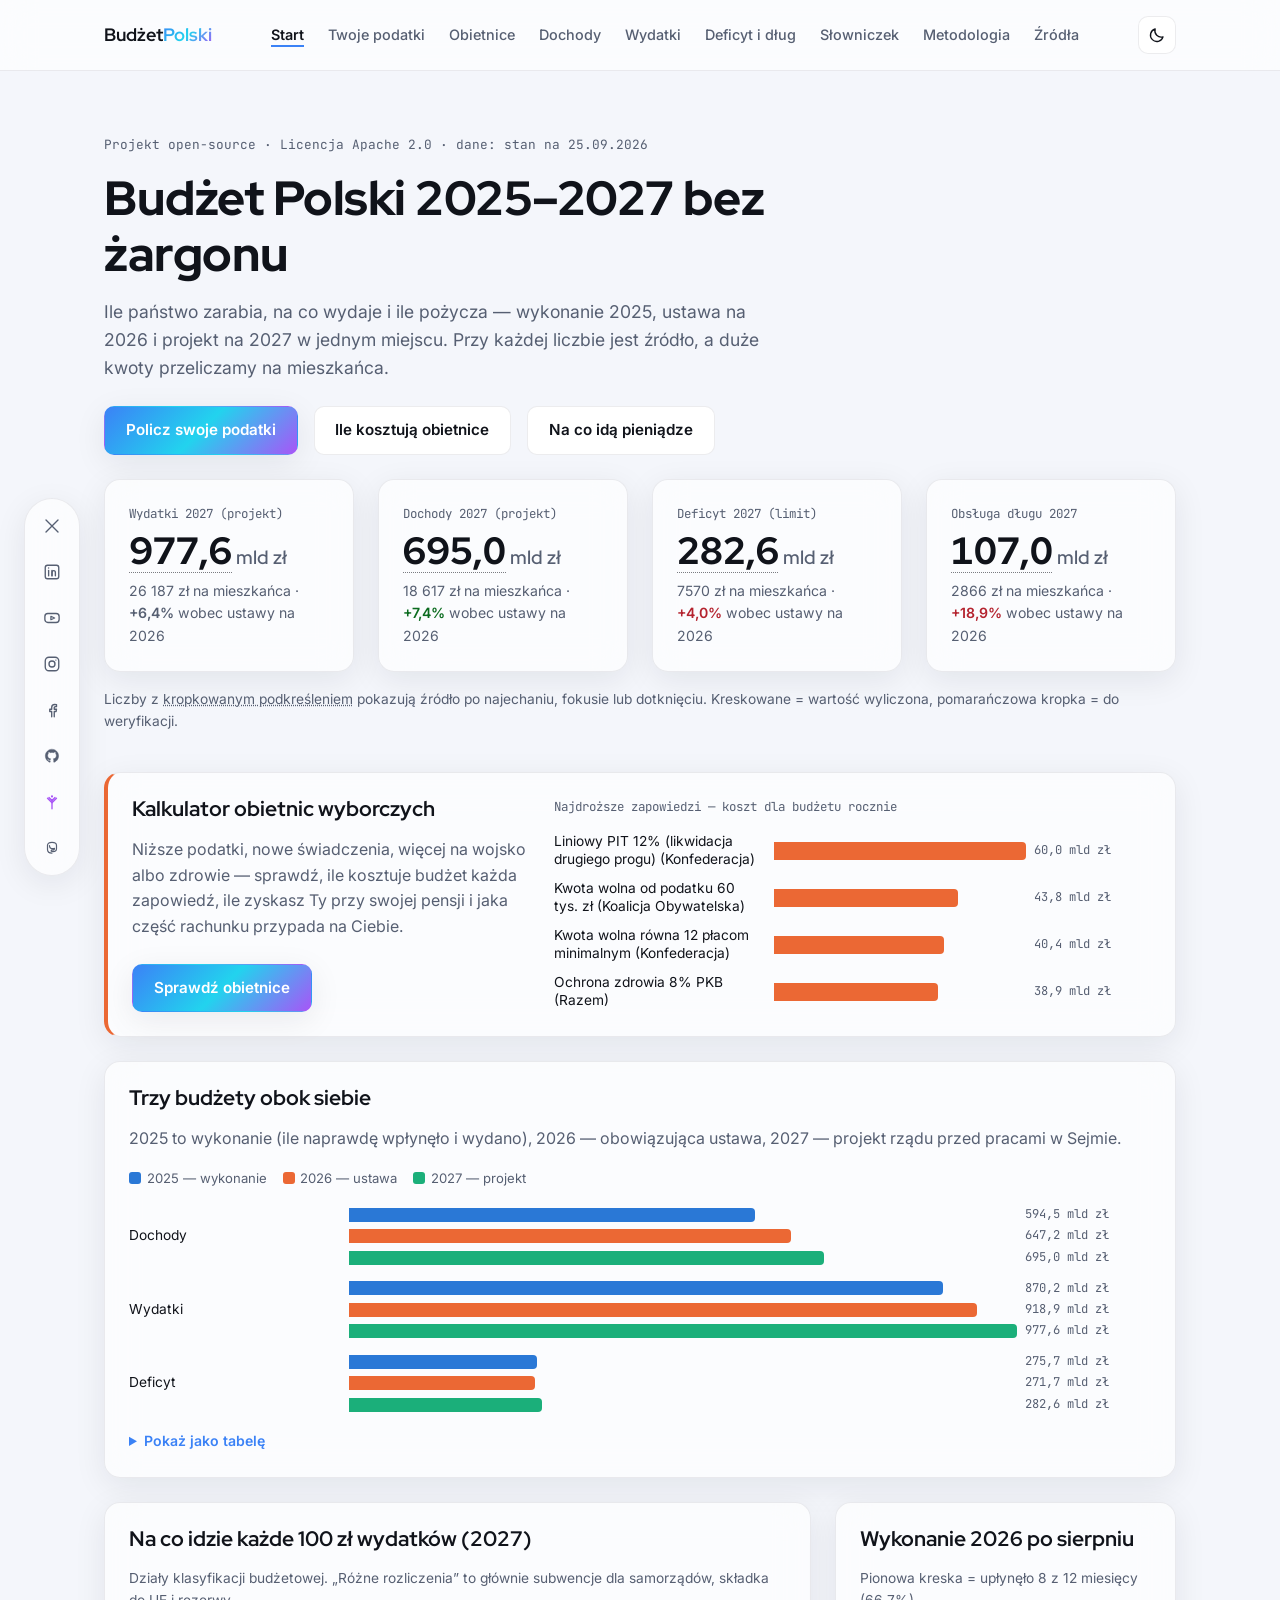
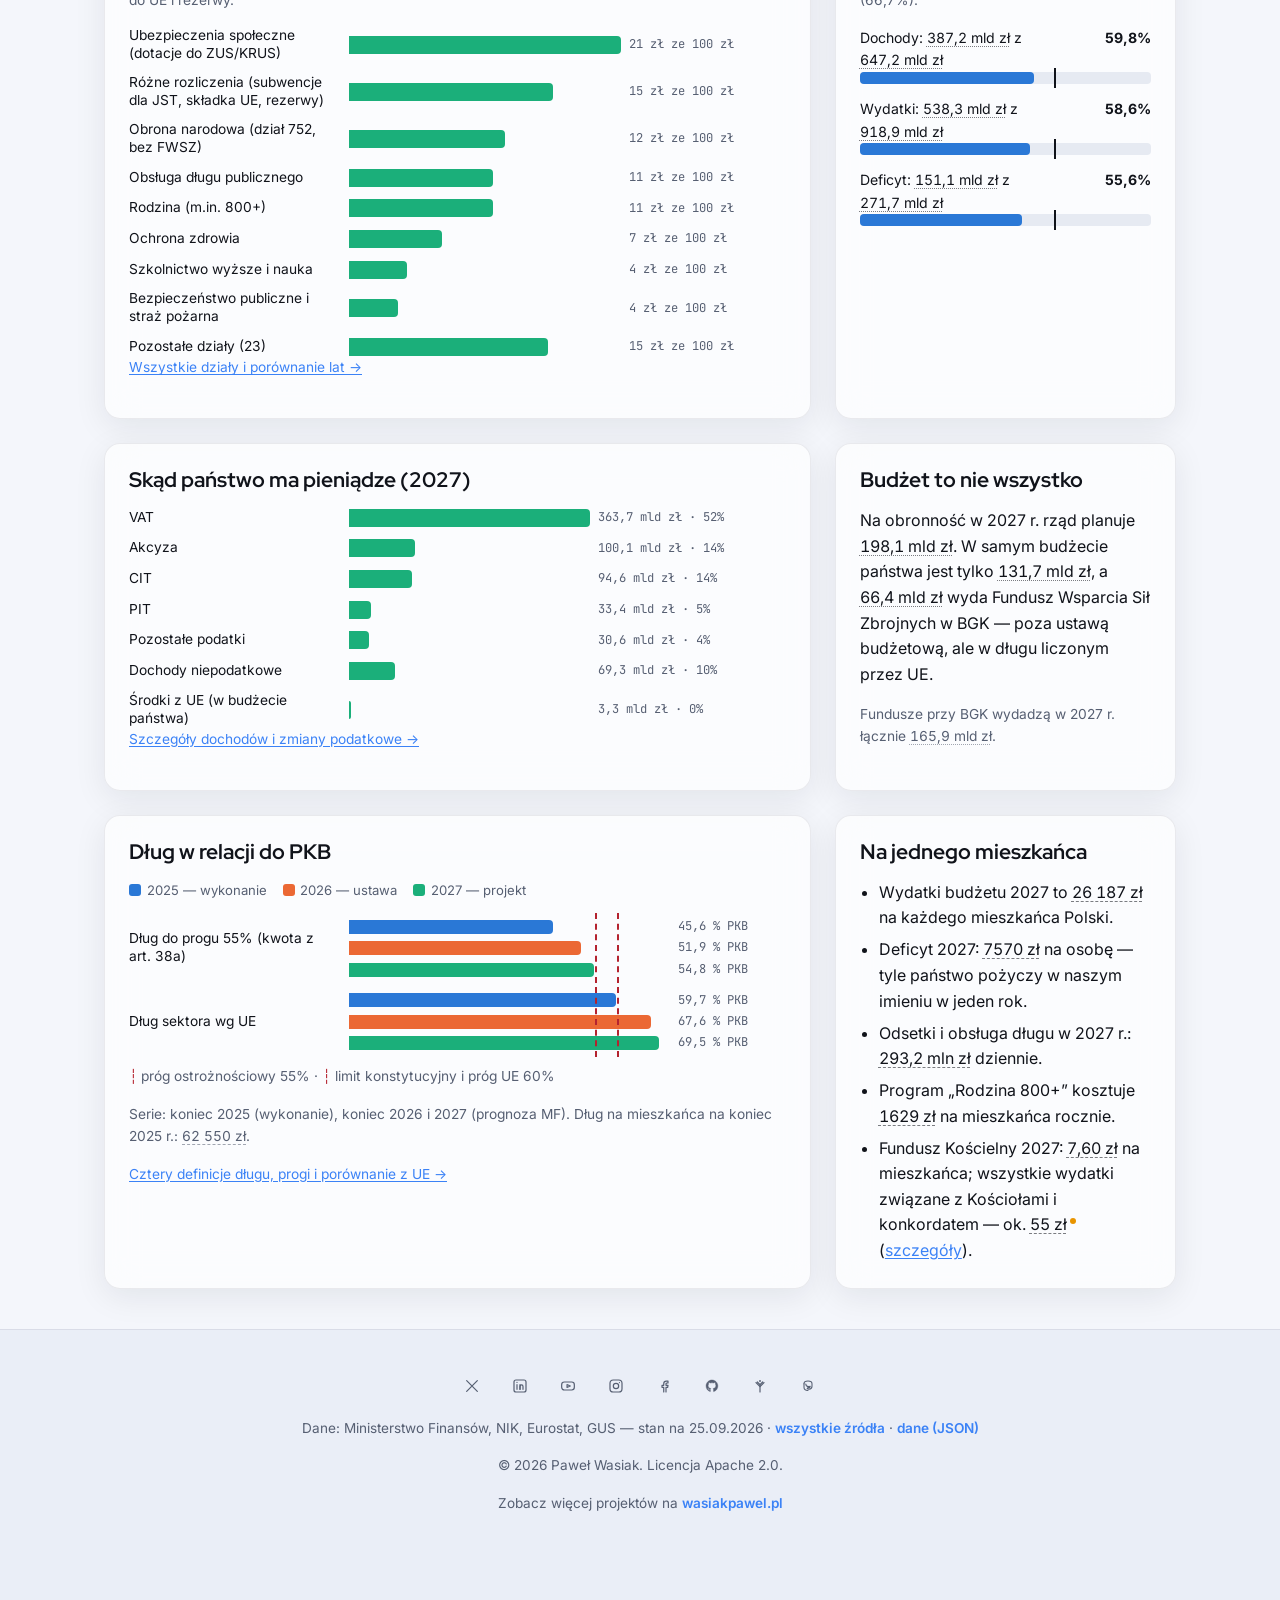
<file: index.html>
<!DOCTYPE html>
<html lang="pl" data-theme="auto">
<head>
  <meta charset="UTF-8">
  <meta name="viewport" content="width=device-width, initial-scale=1.0">
  <title>Start — Budżet Polski 2025–2027</title>
  <meta name="description" content="Budżet Polski 2025–2027: dochody, wydatki, deficyt i dług z źródłem przy każdej liczbie i przeliczeniem na mieszkańca.">
  <meta name="color-scheme" content="light dark">

  <!-- ============================================================
       CZCIONKI
       Red Hat Display — nagłówki / elementy display
       Inter — tekst podstawowy
       JetBrains Mono — etykiety, dane, elementy techniczne
  ============================================================= -->
  <link rel="preconnect" href="https://fonts.googleapis.com">
  <link rel="preconnect" href="https://fonts.gstatic.com" crossorigin>
  <link href="https://fonts.googleapis.com/css2?family=Red+Hat+Display:wght@500;600;700;800&family=Inter:wght@400;500;600;700&family=JetBrains+Mono:wght@400;500&display=swap" rel="stylesheet">

  <link rel="icon" href="data:,">
  <link rel="stylesheet" href="assets/style.css">
  <script src="assets/app.js" defer></script>
</head>
<body data-page="start">

  <a class="skip-link" href="#tresc">Przejdź do treści</a>

  <!-- ============================================================
       SPRITE SVG — ikony społecznościowe + ikony UI
       Wszystkie ikony rysowane jako linie (stroke="currentColor",
       fill="none"), żeby dziedziczyły kolor z CSS (motyw jasny/ciemny,
       hover itd.). Dodając nową ikonę: viewBox 0 0 24 24, stroke-width 1.8.
  ============================================================= -->
  <svg aria-hidden="true" style="position:absolute; width:0; height:0; overflow:hidden;" xmlns:c2pa="http://c2pa.org/manifest"><metadata><c2pa:manifest>[base64]/[base64]/[base64]/XiQ+HeYsdmwPZSiY3VybHgpc2VsZiNqdW1iZj1jMnBhLmFzc2VydGlvbnMvYzJwYS5oYXNoLmRhdGFkaGFzaFggM/[base64]/[base64]/3cyjxFA3Qo5S46fX0/ihY0VZ7mfb9KF703t5OjWDBWMA4GA1UdDwEB/wQEAwIHgDAVBgNVHSUEDjAMBgorBgEEAYPoXgIBMAwGA1UdEwEB/wQCMAAwHwYDVR0jBBgwFoAUzlHiBIFOZFsj+OPEz5o+nMHXXMIwCgYIKoZIzj0EAwMDZwAwZAIwMXMdFJ4BetLLVY7ORuE9noqbbAZOZn/aArXyTwFAZfKrPzxF2vPoJNf1+UCdg1XGAjBwX1zd9WGqYkqmL5SFqw1QySjr1zJfpJM9+1rdDwSPLMOPOjKuiXjoU/[base64]/DW0ENF5bpX8kakxbRk8RFtbDLn4sLwmVwWHOXWcnIvBjBlsS+Z+psugRUkqak80+/tByIybMmhYq0w8=</c2pa:manifest></metadata>
    <defs>

      <!-- X (Twitter) -->
      <symbol id="icon-x" viewBox="0 0 24 24">
        <path d="M4 4l16 16M20 4L4 20" stroke="currentColor" stroke-width="1.8" stroke-linecap="round" fill="none"/>
      </symbol>

      <!-- LinkedIn -->
      <symbol id="icon-linkedin" viewBox="0 0 24 24">
        <rect x="3" y="3" width="18" height="18" rx="3" stroke="currentColor" stroke-width="1.8" fill="none"/>
        <line x1="7.5" y1="10" x2="7.5" y2="17" stroke="currentColor" stroke-width="1.8" stroke-linecap="round"/>
        <circle cx="7.5" cy="6.7" r="0.9" fill="currentColor" stroke="none"/>
        <path d="M12 17v-4.2c0-1.6 1-2.6 2.4-2.6 1.3 0 2.1 1 2.1 2.6V17" stroke="currentColor" stroke-width="1.8" stroke-linecap="round" fill="none"/>
        <line x1="12" y1="10" x2="12" y2="17" stroke="currentColor" stroke-width="1.8" stroke-linecap="round"/>
      </symbol>

      <!-- YouTube -->
      <symbol id="icon-youtube" viewBox="0 0 24 24">
        <rect x="2.5" y="6" width="19" height="12" rx="4" stroke="currentColor" stroke-width="1.8" fill="none"/>
        <path d="M10.5 9.7l5 2.3-5 2.3z" stroke="currentColor" stroke-width="1.6" stroke-linejoin="round" fill="none"/>
      </symbol>

      <!-- Instagram -->
      <symbol id="icon-instagram" viewBox="0 0 24 24">
        <rect x="3" y="3" width="18" height="18" rx="5" stroke="currentColor" stroke-width="1.8" fill="none"/>
        <circle cx="12" cy="12" r="4" stroke="currentColor" stroke-width="1.8" fill="none"/>
        <circle cx="17.2" cy="6.8" r="0.9" fill="currentColor" stroke="none"/>
      </symbol>

      <!-- Facebook -->
      <symbol id="icon-facebook" viewBox="0 0 24 24">
        <path d="M15 21v-7h2.5l0.5-3H15V9c0-0.9 0.3-1.5 1.6-1.5H18V4.8C17.6 4.7 16.6 4.6 15.5 4.6c-2.3 0-3.9 1.4-3.9 4V11H9v3h2.6v7"
              stroke="currentColor" stroke-width="1.8" stroke-linejoin="round" stroke-linecap="round" fill="none"/>
      </symbol>

      <!-- GitHub -->
      <symbol id="icon-github" viewBox="0 0 24 24">
        <path d="M12 3c-4.9 0-8.9 4-8.9 9 0 3.9 2.5 7.2 6 8.4 0.3 0.1 0.5-0.1 0.5-0.4v-1.6c-2.5 0.5-3-1.1-3-1.1-0.4-1-1-1.3-1-1.3-0.8-0.5 0.1-0.5 0.1-0.5 0.9 0.1 1.4 0.9 1.4 0.9 0.8 1.4 2.1 1 2.6 0.7 0.1-0.6 0.3-1 0.6-1.3-2-0.2-4.1-1-4.1-4.4 0-1 0.3-1.8 0.9-2.4-0.1-0.2-0.4-1.1 0.1-2.4 0 0 0.8-0.2 2.5 0.9 0.7-0.2 1.5-0.3 2.3-0.3 0.8 0 1.6 0.1 2.3 0.3 1.7-1.1 2.5-0.9 2.5-0.9 0.5 1.3 0.2 2.2 0.1 2.4 0.6 0.6 0.9 1.4 0.9 2.4 0 3.4-2.1 4.2-4.1 4.4 0.3 0.3 0.6 0.9 0.6 1.7v2.5c0 0.3 0.2 0.5 0.5 0.4 3.5-1.2 6-4.5 6-8.4 0-5-4-9-8.9-9z"
              stroke="currentColor" stroke-width="0.6" stroke-linejoin="round" fill="currentColor"/>
      </symbol>

      <!-- Linktree (uproszczony motyw "drzewa/gałęzi") -->
      <symbol id="icon-linktree" viewBox="0 0 24 24">
        <line x1="12" y1="21" x2="12" y2="10" stroke="currentColor" stroke-width="1.8" stroke-linecap="round"/>
        <path d="M12 13L6 7M12 13l6-6M12 10L8 6M12 10l4-4" stroke="currentColor" stroke-width="1.8" stroke-linecap="round" fill="none"/>
        <circle cx="12" cy="4.5" r="1.4" fill="currentColor" stroke="none"/>
      </symbol>

      <!-- Mastodon -->
      <symbol id="icon-mastodon" viewBox="0 0 24 24">
        <path d="M6 8.5c0-2.5 1.8-4 6-4s6 1.5 6 4v4c0 2.7-2 4.3-4.6 4.3-1 0-1.9-0.3-2.6-0.9l1-1.6c0.4 0.3 0.9 0.5 1.5 0.5 1.2 0 2-0.7 2-1.9v-0.6c-0.6 0.4-1.4 0.6-2.3 0.6-2.6 0-4.3-1.5-4.3-3.9 0 0 0 0 0-0.1"
              stroke="currentColor" stroke-width="1.6" stroke-linejoin="round" stroke-linecap="round" fill="none"/>
        <path d="M6 8.5v5.5c0 2.7 1.9 4.8 6 4.8" stroke="currentColor" stroke-width="1.6" stroke-linecap="round" fill="none"/>
      </symbol>

      <!-- Ikony UI (motyw) -->
      <symbol id="icon-sun" viewBox="0 0 24 24">
        <circle cx="12" cy="12" r="4" stroke="currentColor" stroke-width="1.8" fill="none"/>
        <g stroke="currentColor" stroke-width="1.8" stroke-linecap="round">
          <line x1="12" y1="2.5" x2="12" y2="5"/>
          <line x1="12" y1="19" x2="12" y2="21.5"/>
          <line x1="2.5" y1="12" x2="5" y2="12"/>
          <line x1="19" y1="12" x2="21.5" y2="12"/>
          <line x1="4.9" y1="4.9" x2="6.6" y2="6.6"/>
          <line x1="17.4" y1="17.4" x2="19.1" y2="19.1"/>
          <line x1="4.9" y1="19.1" x2="6.6" y2="17.4"/>
          <line x1="17.4" y1="6.6" x2="19.1" y2="4.9"/>
        </g>
      </symbol>

      <symbol id="icon-moon" viewBox="0 0 24 24">
        <path d="M20 14.5A8.5 8.5 0 019.5 4 8.5 8.5 0 1020 14.5z" stroke="currentColor" stroke-width="1.8" stroke-linejoin="round" fill="none"/>
      </symbol>

    </defs>
  </svg>

  <!-- ============================================================
       NAGŁÓWEK / NAWIGACJA
       Ta sama nawigacja na każdej podstronie; aktywna ma aria-current.
  ============================================================= -->
  <header class="site-header">
    <div class="container site-header__inner">
      <a href="index.html" class="logo">Budżet<span class="logo__accent">Polski</span></a>

      <nav class="main-nav" aria-label="Nawigacja główna">
        <a href="index.html" aria-current="page">Start</a>
        <a href="kalkulator.html">Twoje podatki</a>
        <a href="obietnice.html">Obietnice</a>
        <a href="dochody.html">Dochody</a>
        <a href="wydatki.html">Wydatki</a>
        <a href="dlug.html">Deficyt i dług</a>
        <a href="slowniczek.html">Słowniczek</a>
        <a href="metodologia.html">Metodologia</a>
        <a href="zrodla.html">Źródła</a>
      </nav>

      <button type="button" class="theme-toggle" id="themeToggle" aria-label="Przełącz tryb jasny/ciemny">
        <svg class="icon icon--sun" width="18" height="18" aria-hidden="true"><use href="#icon-sun"></use></svg>
        <svg class="icon icon--moon" width="18" height="18" aria-hidden="true"><use href="#icon-moon"></use></svg>
      </button>
    </div>
  </header>

  <main id="tresc">
    <p class="container data-status" id="data-status" role="status">Wczytywanie danych…</p>

    <!-- HERO -->
    <section class="hero container">
      <p class="eyebrow">Projekt open-source · Licencja Apache 2.0 · dane: stan na 25.09.2026</p>
      <h1 class="hero__title">Budżet Polski 2025–2027 bez żargonu</h1>
      <p class="hero__lead">
        Ile państwo zarabia, na co wydaje i ile pożycza — wykonanie 2025, ustawa na 2026 i projekt na 2027
        w jednym miejscu. Przy każdej liczbie jest źródło, a duże kwoty przeliczamy na mieszkańca.
      </p>
      <div class="hero__actions">
        <a href="kalkulator.html" class="btn btn--primary">Policz swoje podatki</a>
        <a href="obietnice.html" class="btn btn--ghost">Ile kosztują obietnice</a>
        <a href="wydatki.html" class="btn btn--ghost">Na co idą pieniądze</a>
      </div>
    </section>

    <!-- KAFELKI KPI: projekt 2027 vs ustawa 2026 -->
    <section class="container" aria-label="Najważniejsze liczby projektu budżetu 2027">
      <div class="kpi-grid" id="kpi"></div>
      <p class="small muted">Liczby z <span style="text-decoration:underline dotted">kropkowanym podkreśleniem</span> pokazują źródło po najechaniu, fokusie lub dotknięciu. Kreskowane = wartość wyliczona, pomarańczowa kropka = do weryfikacji.</p>
    </section>

    <!-- BENTO -->
    <section class="bento container">
      <div class="bento-grid">

        <!-- Druga część serwisu: kalkulator obietnic wyborczych -->
        <article class="glass-card bento-item bento-item--full promo-ob">
          <div class="promo-ob__text">
            <h2>Kalkulator obietnic wyborczych</h2>
            <p class="muted">Niższe podatki, nowe świadczenia, więcej na wojsko albo zdrowie — sprawdź, ile kosztuje budżet każda zapowiedź,
              ile zyskasz Ty przy swojej pensji i jaka część rachunku przypada na Ciebie.</p>
            <a href="obietnice.html" class="btn btn--primary">Sprawdź obietnice</a>
          </div>
          <div class="promo-ob__list"><p class="kpi__label">Najdroższe zapowiedzi — koszt dla budżetu rocznie</p><div id="promo-ob"></div></div>
        </article>

        <article class="glass-card bento-item bento-item--full">
          <h2>Trzy budżety obok siebie</h2>
          <p class="muted">2025 to wykonanie (ile naprawdę wpłynęło i wydano), 2026 — obowiązująca ustawa, 2027 — projekt rządu przed pracami w Sejmie.</p>
          <div id="chart-years"></div>
          <details class="more"><summary>Pokaż jako tabelę</summary><div id="table-years"></div></details>
        </article>

        <article class="glass-card bento-item bento-item--wide">
          <h2>Na co idzie każde 100 zł wydatków (2027)</h2>
          <p class="muted small">Działy klasyfikacji budżetowej. „Różne rozliczenia” to głównie subwencje dla samorządów, składka do UE i rezerwy.</p>
          <div id="chart-where"></div>
          <p class="small"><a href="wydatki.html">Wszystkie działy i porównanie lat →</a></p>
        </article>

        <article class="glass-card bento-item">
          <h2>Wykonanie 2026 po sierpniu</h2>
          <p class="muted small">Pionowa kreska = upłynęło 8 z 12 miesięcy (66,7%).</p>
          <div class="progress" id="progress-2026"></div>
        </article>

        <article class="glass-card bento-item bento-item--wide">
          <h2>Skąd państwo ma pieniądze (2027)</h2>
          <div id="chart-income"></div>
          <p class="small"><a href="dochody.html">Szczegóły dochodów i zmiany podatkowe →</a></p>
        </article>

        <article class="glass-card bento-item">
          <h2>Budżet to nie wszystko</h2>
          <div id="outside"></div>
        </article>

        <article class="glass-card bento-item bento-item--wide">
          <h2>Dług w relacji do PKB</h2>
          <div id="chart-debt"></div>
          <p class="small muted" id="debt-note"></p>
          <p class="small"><a href="dlug.html">Cztery definicje długu, progi i porównanie z UE →</a></p>
        </article>

        <article class="glass-card bento-item">
          <h2>Na jednego mieszkańca</h2>
          <div id="per-person"></div>
        </article>

      </div>
    </section>

  </main>

  <!-- ============================================================
       SOCIAL FAB — stały, statyczny pasek linków autora
       Desktop (≥768px): pionowa kolumna, lewy dolny róg.
       Mobile (<768px): pozioma pigułka na dole ekranu.
       BEZ JS do rozwijania. Prawy dolny róg zarezerwowany dla CTA projektu.
  ============================================================= -->
  <nav class="social-fab" aria-label="Profile społecznościowe autora">
    <a href="https://x.com/panserhjertet" target="_blank" rel="noopener me" aria-label="X (Twitter)" class="social-fab__link">
      <svg class="icon" width="18" height="18" aria-hidden="true"><use href="#icon-x"></use></svg>
    </a>
    <a href="https://www.linkedin.com/in/pwasiak30/" target="_blank" rel="noopener me" aria-label="LinkedIn" class="social-fab__link">
      <svg class="icon" width="18" height="18" aria-hidden="true"><use href="#icon-linkedin"></use></svg>
    </a>
    <a href="https://www.youtube.com/@WasiakYT" target="_blank" rel="noopener me" aria-label="YouTube" class="social-fab__link">
      <svg class="icon" width="18" height="18" aria-hidden="true"><use href="#icon-youtube"></use></svg>
    </a>
    <a href="https://www.instagram.com/psychologia.wasiak/" target="_blank" rel="noopener me" aria-label="Instagram" class="social-fab__link">
      <svg class="icon" width="18" height="18" aria-hidden="true"><use href="#icon-instagram"></use></svg>
    </a>
    <a href="https://www.facebook.com/psychologia.wasiak" target="_blank" rel="noopener me" aria-label="Facebook" class="social-fab__link">
      <svg class="icon" width="18" height="18" aria-hidden="true"><use href="#icon-facebook"></use></svg>
    </a>
    <a href="https://github.com/pwasiak30" target="_blank" rel="noopener me" aria-label="GitHub" class="social-fab__link">
      <svg class="icon" width="18" height="18" aria-hidden="true"><use href="#icon-github"></use></svg>
    </a>
    <a href="https://linktree.wasiakpawel.pl/" target="_blank" rel="noopener me" aria-label="Linktree" class="social-fab__link social-fab__link--accent">
      <svg class="icon" width="18" height="18" aria-hidden="true"><use href="#icon-linktree"></use></svg>
    </a>
    <a href="https://mastodon.social/@s3in610" target="_blank" rel="noopener me" aria-label="Mastodon" class="social-fab__link">
      <svg class="icon" width="18" height="18" aria-hidden="true"><use href="#icon-mastodon"></use></svg>
    </a>
  </nav>

  <!-- ============================================================
       STOPKA — linki autora, licencja, portfolio, stan danych
  ============================================================= -->
  <footer class="site-footer">
    <div class="container site-footer__inner">

      <div class="social-links" aria-label="Profile społecznościowe autora">
        <a href="https://x.com/panserhjertet" target="_blank" rel="noopener me" aria-label="X (Twitter)">
          <svg class="icon" width="16" height="16" aria-hidden="true"><use href="#icon-x"></use></svg>
        </a>
        <a href="https://www.linkedin.com/in/pwasiak30/" target="_blank" rel="noopener me" aria-label="LinkedIn">
          <svg class="icon" width="16" height="16" aria-hidden="true"><use href="#icon-linkedin"></use></svg>
        </a>
        <a href="https://www.youtube.com/@WasiakYT" target="_blank" rel="noopener me" aria-label="YouTube">
          <svg class="icon" width="16" height="16" aria-hidden="true"><use href="#icon-youtube"></use></svg>
        </a>
        <a href="https://www.instagram.com/psychologia.wasiak/" target="_blank" rel="noopener me" aria-label="Instagram">
          <svg class="icon" width="16" height="16" aria-hidden="true"><use href="#icon-instagram"></use></svg>
        </a>
        <a href="https://www.facebook.com/psychologia.wasiak" target="_blank" rel="noopener me" aria-label="Facebook">
          <svg class="icon" width="16" height="16" aria-hidden="true"><use href="#icon-facebook"></use></svg>
        </a>
        <a href="https://github.com/pwasiak30" target="_blank" rel="noopener me" aria-label="GitHub">
          <svg class="icon" width="16" height="16" aria-hidden="true"><use href="#icon-github"></use></svg>
        </a>
        <a href="https://linktree.wasiakpawel.pl/" target="_blank" rel="noopener me" aria-label="Linktree" class="social-links__accent">
          <svg class="icon" width="16" height="16" aria-hidden="true"><use href="#icon-linktree"></use></svg>
        </a>
        <a href="https://mastodon.social/@s3in610" target="_blank" rel="noopener me" aria-label="Mastodon">
          <svg class="icon" width="16" height="16" aria-hidden="true"><use href="#icon-mastodon"></use></svg>
        </a>
      </div>

      <p class="site-footer__data">Dane: Ministerstwo Finansów, NIK, Eurostat, GUS — stan na 25.09.2026 · <a href="zrodla.html">wszystkie źródła</a> · <a href="data/budzet.json">dane (JSON)</a></p>
      <p class="site-footer__copyright">
        © <span id="currentYear">2026</span> Paweł Wasiak. Licencja Apache 2.0.
      </p>
      <p class="site-footer__portfolio">
        Zobacz więcej projektów na <a href="https://wasiakpawel.pl" target="_blank" rel="noopener">wasiakpawel.pl</a>
      </p>

    </div>
  </footer>

</body>
</html>
</file>
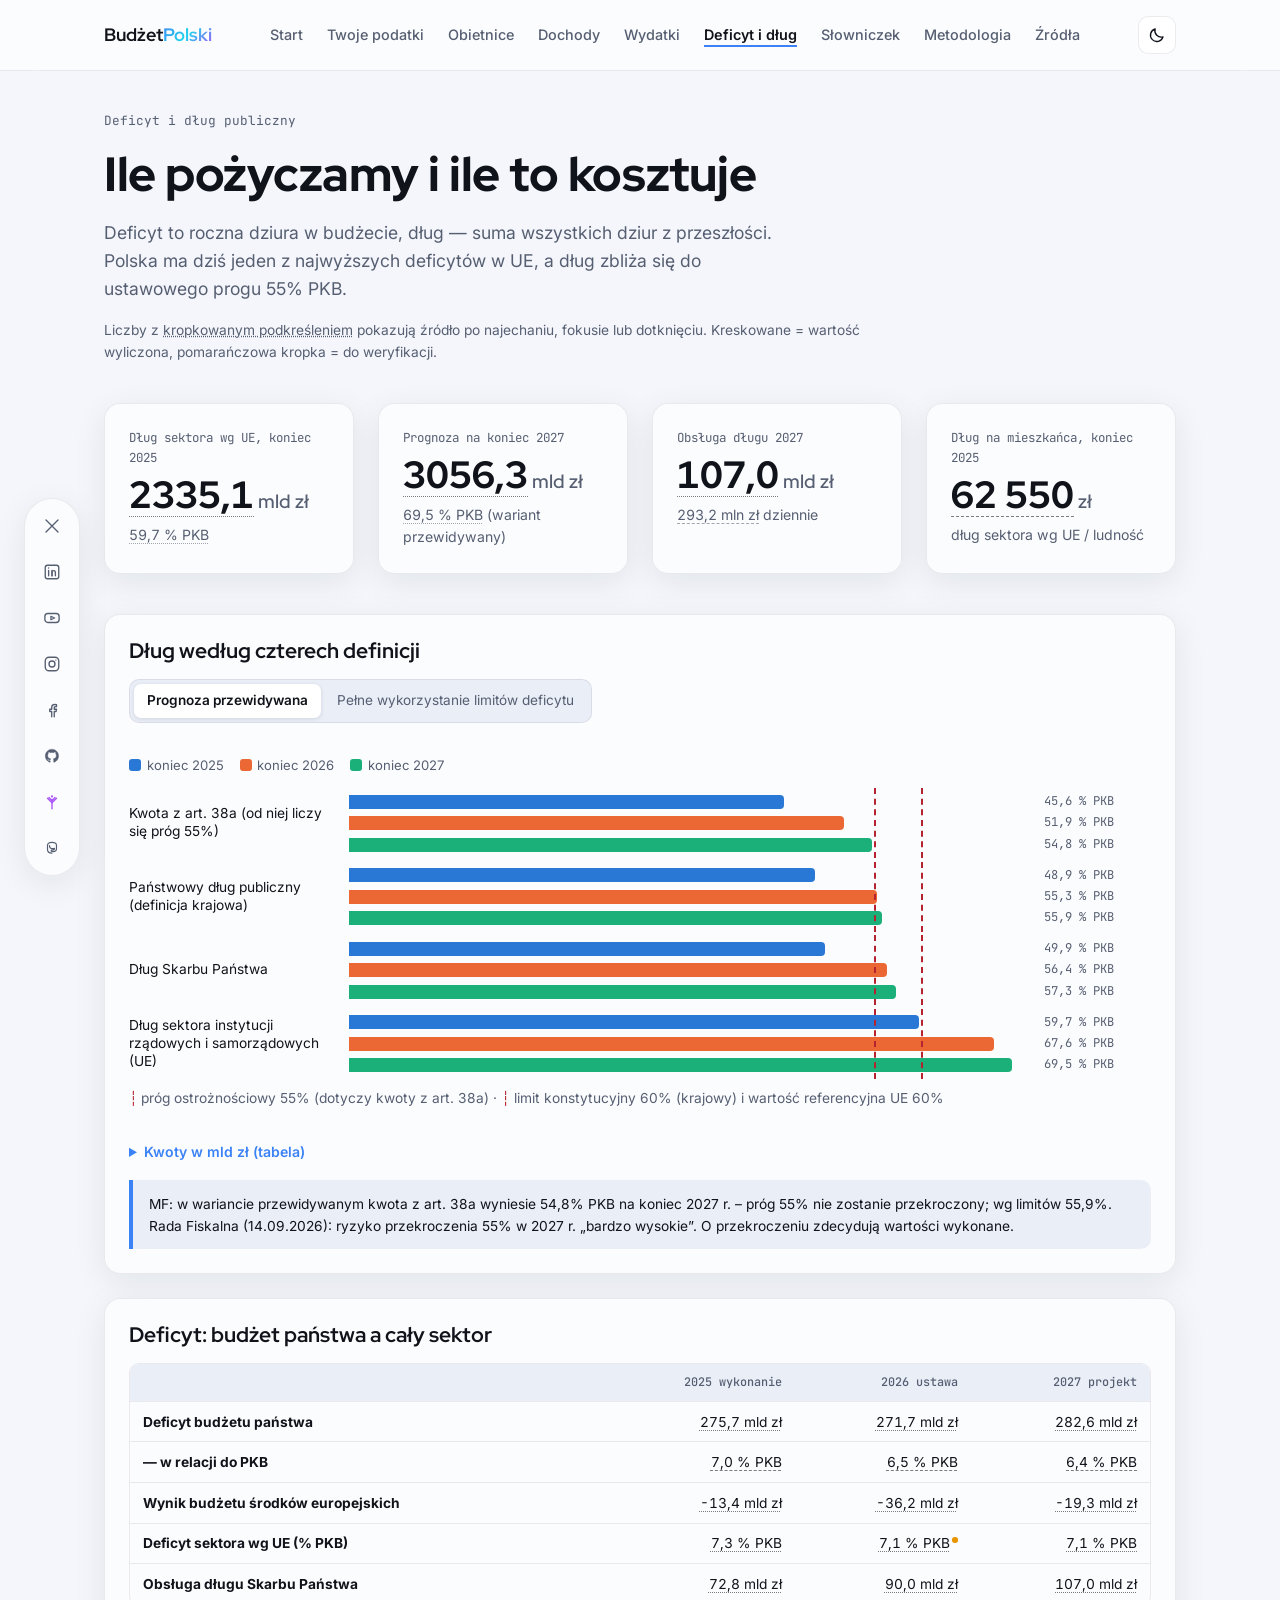
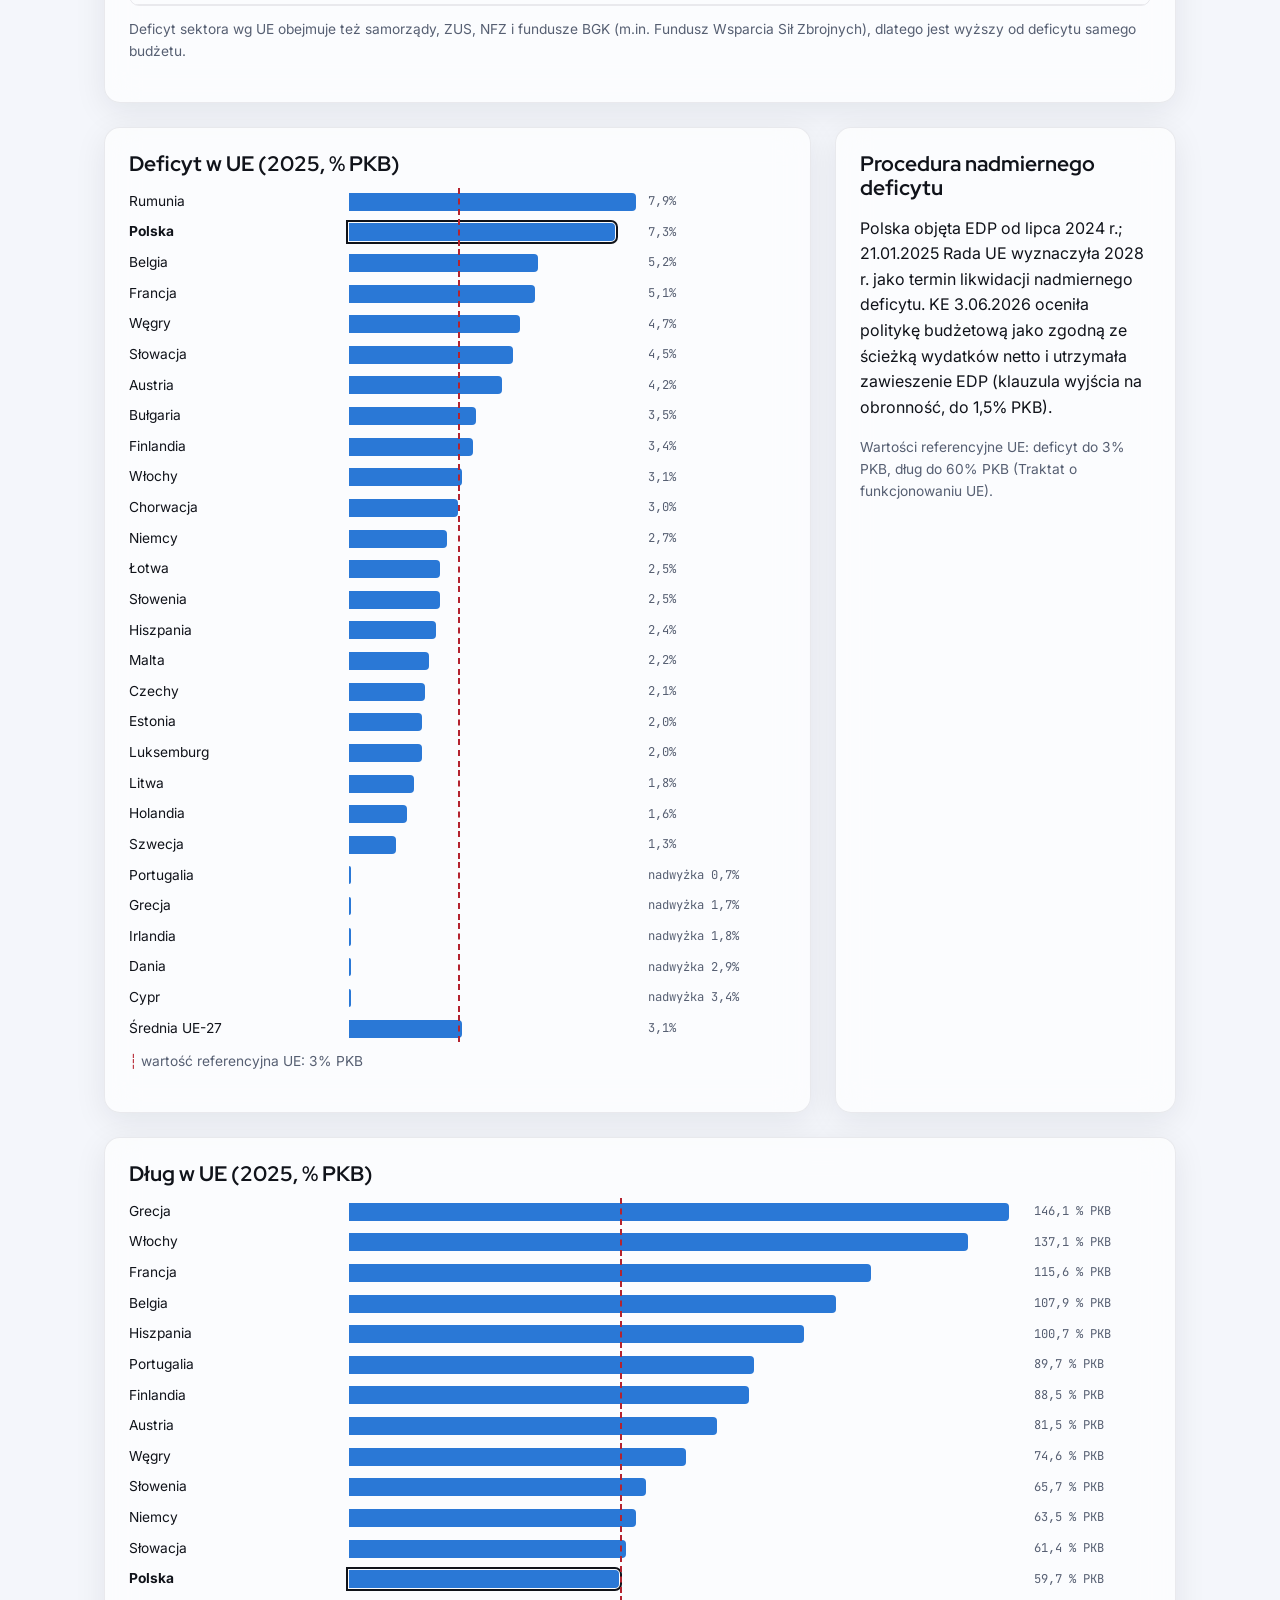
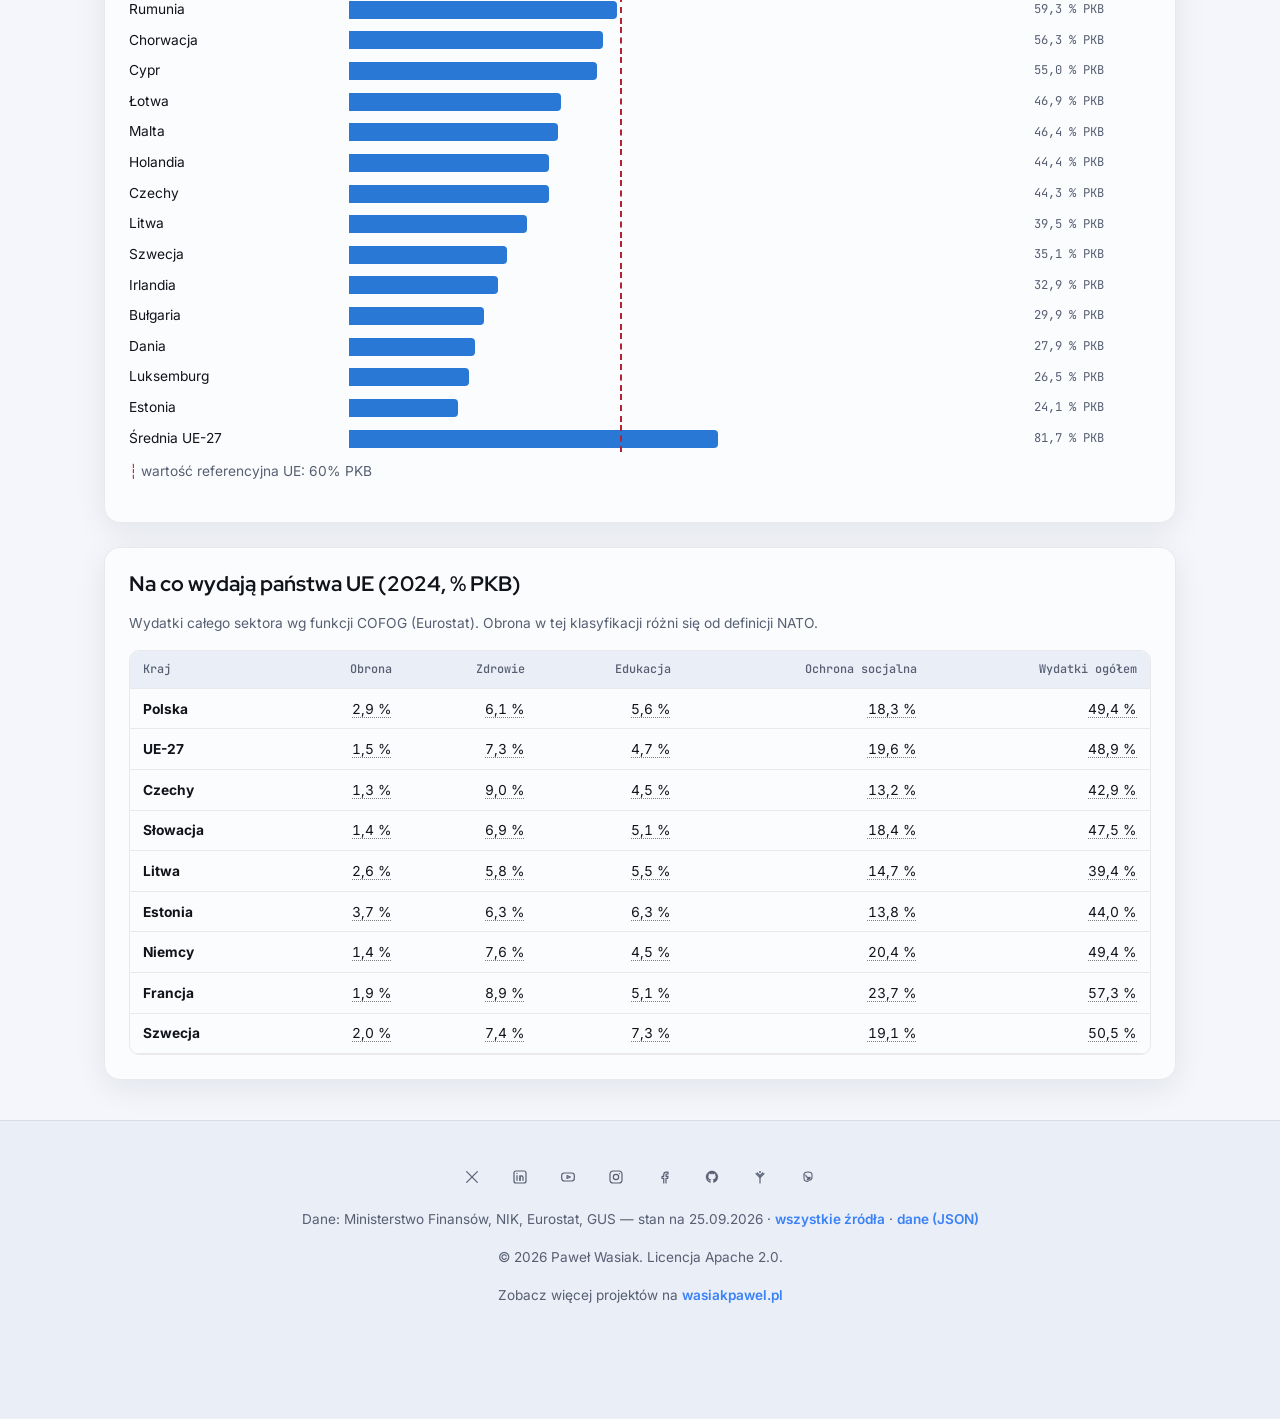
<file: dlug.html>
<!DOCTYPE html>
<html lang="pl" data-theme="auto">
<head>
  <meta charset="UTF-8">
  <meta name="viewport" content="width=device-width, initial-scale=1.0">
  <title>Deficyt i dług — Budżet Polski 2025–2027</title>
  <meta name="description" content="Deficyt i dług publiczny Polski: cztery definicje długu, progi 55% i 60% PKB, porównanie z krajami UE.">
  <meta name="color-scheme" content="light dark">

  <!-- ============================================================
       CZCIONKI
       Red Hat Display — nagłówki / elementy display
       Inter — tekst podstawowy
       JetBrains Mono — etykiety, dane, elementy techniczne
  ============================================================= -->
  <link rel="preconnect" href="https://fonts.googleapis.com">
  <link rel="preconnect" href="https://fonts.gstatic.com" crossorigin>
  <link href="https://fonts.googleapis.com/css2?family=Red+Hat+Display:wght@500;600;700;800&family=Inter:wght@400;500;600;700&family=JetBrains+Mono:wght@400;500&display=swap" rel="stylesheet">

  <link rel="icon" href="data:,">
  <link rel="stylesheet" href="assets/style.css">
  <script src="assets/app.js" defer></script>
</head>
<body data-page="dlug">

  <a class="skip-link" href="#tresc">Przejdź do treści</a>

  <!-- ============================================================
       SPRITE SVG — ikony społecznościowe + ikony UI
       Wszystkie ikony rysowane jako linie (stroke="currentColor",
       fill="none"), żeby dziedziczyły kolor z CSS (motyw jasny/ciemny,
       hover itd.). Dodając nową ikonę: viewBox 0 0 24 24, stroke-width 1.8.
  ============================================================= -->
  <svg aria-hidden="true" style="position:absolute; width:0; height:0; overflow:hidden;" xmlns:c2pa="http://c2pa.org/manifest"><metadata><c2pa:manifest>[base64]/[base64]/[base64]/XiQ+HeYsdmwPZSiY3VybHgpc2VsZiNqdW1iZj1jMnBhLmFzc2VydGlvbnMvYzJwYS5oYXNoLmRhdGFkaGFzaFggM/[base64]/[base64]/3cyjxFA3Qo5S46fX0/ihY0VZ7mfb9KF703t5OjWDBWMA4GA1UdDwEB/wQEAwIHgDAVBgNVHSUEDjAMBgorBgEEAYPoXgIBMAwGA1UdEwEB/wQCMAAwHwYDVR0jBBgwFoAUzlHiBIFOZFsj+OPEz5o+nMHXXMIwCgYIKoZIzj0EAwMDZwAwZAIwMXMdFJ4BetLLVY7ORuE9noqbbAZOZn/aArXyTwFAZfKrPzxF2vPoJNf1+UCdg1XGAjBwX1zd9WGqYkqmL5SFqw1QySjr1zJfpJM9+1rdDwSPLMOPOjKuiXjoU/[base64]/DW0ENF5bpX8kakxbRk8RFtbDLn4sLwmVwWHOXWcnIvBjBlsS+Z+psugRUkqak80+/tByIybMmhYq0w8=</c2pa:manifest></metadata>
    <defs>

      <!-- X (Twitter) -->
      <symbol id="icon-x" viewBox="0 0 24 24">
        <path d="M4 4l16 16M20 4L4 20" stroke="currentColor" stroke-width="1.8" stroke-linecap="round" fill="none"/>
      </symbol>

      <!-- LinkedIn -->
      <symbol id="icon-linkedin" viewBox="0 0 24 24">
        <rect x="3" y="3" width="18" height="18" rx="3" stroke="currentColor" stroke-width="1.8" fill="none"/>
        <line x1="7.5" y1="10" x2="7.5" y2="17" stroke="currentColor" stroke-width="1.8" stroke-linecap="round"/>
        <circle cx="7.5" cy="6.7" r="0.9" fill="currentColor" stroke="none"/>
        <path d="M12 17v-4.2c0-1.6 1-2.6 2.4-2.6 1.3 0 2.1 1 2.1 2.6V17" stroke="currentColor" stroke-width="1.8" stroke-linecap="round" fill="none"/>
        <line x1="12" y1="10" x2="12" y2="17" stroke="currentColor" stroke-width="1.8" stroke-linecap="round"/>
      </symbol>

      <!-- YouTube -->
      <symbol id="icon-youtube" viewBox="0 0 24 24">
        <rect x="2.5" y="6" width="19" height="12" rx="4" stroke="currentColor" stroke-width="1.8" fill="none"/>
        <path d="M10.5 9.7l5 2.3-5 2.3z" stroke="currentColor" stroke-width="1.6" stroke-linejoin="round" fill="none"/>
      </symbol>

      <!-- Instagram -->
      <symbol id="icon-instagram" viewBox="0 0 24 24">
        <rect x="3" y="3" width="18" height="18" rx="5" stroke="currentColor" stroke-width="1.8" fill="none"/>
        <circle cx="12" cy="12" r="4" stroke="currentColor" stroke-width="1.8" fill="none"/>
        <circle cx="17.2" cy="6.8" r="0.9" fill="currentColor" stroke="none"/>
      </symbol>

      <!-- Facebook -->
      <symbol id="icon-facebook" viewBox="0 0 24 24">
        <path d="M15 21v-7h2.5l0.5-3H15V9c0-0.9 0.3-1.5 1.6-1.5H18V4.8C17.6 4.7 16.6 4.6 15.5 4.6c-2.3 0-3.9 1.4-3.9 4V11H9v3h2.6v7"
              stroke="currentColor" stroke-width="1.8" stroke-linejoin="round" stroke-linecap="round" fill="none"/>
      </symbol>

      <!-- GitHub -->
      <symbol id="icon-github" viewBox="0 0 24 24">
        <path d="M12 3c-4.9 0-8.9 4-8.9 9 0 3.9 2.5 7.2 6 8.4 0.3 0.1 0.5-0.1 0.5-0.4v-1.6c-2.5 0.5-3-1.1-3-1.1-0.4-1-1-1.3-1-1.3-0.8-0.5 0.1-0.5 0.1-0.5 0.9 0.1 1.4 0.9 1.4 0.9 0.8 1.4 2.1 1 2.6 0.7 0.1-0.6 0.3-1 0.6-1.3-2-0.2-4.1-1-4.1-4.4 0-1 0.3-1.8 0.9-2.4-0.1-0.2-0.4-1.1 0.1-2.4 0 0 0.8-0.2 2.5 0.9 0.7-0.2 1.5-0.3 2.3-0.3 0.8 0 1.6 0.1 2.3 0.3 1.7-1.1 2.5-0.9 2.5-0.9 0.5 1.3 0.2 2.2 0.1 2.4 0.6 0.6 0.9 1.4 0.9 2.4 0 3.4-2.1 4.2-4.1 4.4 0.3 0.3 0.6 0.9 0.6 1.7v2.5c0 0.3 0.2 0.5 0.5 0.4 3.5-1.2 6-4.5 6-8.4 0-5-4-9-8.9-9z"
              stroke="currentColor" stroke-width="0.6" stroke-linejoin="round" fill="currentColor"/>
      </symbol>

      <!-- Linktree (uproszczony motyw "drzewa/gałęzi") -->
      <symbol id="icon-linktree" viewBox="0 0 24 24">
        <line x1="12" y1="21" x2="12" y2="10" stroke="currentColor" stroke-width="1.8" stroke-linecap="round"/>
        <path d="M12 13L6 7M12 13l6-6M12 10L8 6M12 10l4-4" stroke="currentColor" stroke-width="1.8" stroke-linecap="round" fill="none"/>
        <circle cx="12" cy="4.5" r="1.4" fill="currentColor" stroke="none"/>
      </symbol>

      <!-- Mastodon -->
      <symbol id="icon-mastodon" viewBox="0 0 24 24">
        <path d="M6 8.5c0-2.5 1.8-4 6-4s6 1.5 6 4v4c0 2.7-2 4.3-4.6 4.3-1 0-1.9-0.3-2.6-0.9l1-1.6c0.4 0.3 0.9 0.5 1.5 0.5 1.2 0 2-0.7 2-1.9v-0.6c-0.6 0.4-1.4 0.6-2.3 0.6-2.6 0-4.3-1.5-4.3-3.9 0 0 0 0 0-0.1"
              stroke="currentColor" stroke-width="1.6" stroke-linejoin="round" stroke-linecap="round" fill="none"/>
        <path d="M6 8.5v5.5c0 2.7 1.9 4.8 6 4.8" stroke="currentColor" stroke-width="1.6" stroke-linecap="round" fill="none"/>
      </symbol>

      <!-- Ikony UI (motyw) -->
      <symbol id="icon-sun" viewBox="0 0 24 24">
        <circle cx="12" cy="12" r="4" stroke="currentColor" stroke-width="1.8" fill="none"/>
        <g stroke="currentColor" stroke-width="1.8" stroke-linecap="round">
          <line x1="12" y1="2.5" x2="12" y2="5"/>
          <line x1="12" y1="19" x2="12" y2="21.5"/>
          <line x1="2.5" y1="12" x2="5" y2="12"/>
          <line x1="19" y1="12" x2="21.5" y2="12"/>
          <line x1="4.9" y1="4.9" x2="6.6" y2="6.6"/>
          <line x1="17.4" y1="17.4" x2="19.1" y2="19.1"/>
          <line x1="4.9" y1="19.1" x2="6.6" y2="17.4"/>
          <line x1="17.4" y1="6.6" x2="19.1" y2="4.9"/>
        </g>
      </symbol>

      <symbol id="icon-moon" viewBox="0 0 24 24">
        <path d="M20 14.5A8.5 8.5 0 019.5 4 8.5 8.5 0 1020 14.5z" stroke="currentColor" stroke-width="1.8" stroke-linejoin="round" fill="none"/>
      </symbol>

    </defs>
  </svg>

  <!-- ============================================================
       NAGŁÓWEK / NAWIGACJA
       Ta sama nawigacja na każdej podstronie; aktywna ma aria-current.
  ============================================================= -->
  <header class="site-header">
    <div class="container site-header__inner">
      <a href="index.html" class="logo">Budżet<span class="logo__accent">Polski</span></a>

      <nav class="main-nav" aria-label="Nawigacja główna">
        <a href="index.html">Start</a>
        <a href="kalkulator.html">Twoje podatki</a>
        <a href="obietnice.html">Obietnice</a>
        <a href="dochody.html">Dochody</a>
        <a href="wydatki.html">Wydatki</a>
        <a href="dlug.html" aria-current="page">Deficyt i dług</a>
        <a href="slowniczek.html">Słowniczek</a>
        <a href="metodologia.html">Metodologia</a>
        <a href="zrodla.html">Źródła</a>
      </nav>

      <button type="button" class="theme-toggle" id="themeToggle" aria-label="Przełącz tryb jasny/ciemny">
        <svg class="icon icon--sun" width="18" height="18" aria-hidden="true"><use href="#icon-sun"></use></svg>
        <svg class="icon icon--moon" width="18" height="18" aria-hidden="true"><use href="#icon-moon"></use></svg>
      </button>
    </div>
  </header>

  <main id="tresc">
    <p class="container data-status" id="data-status" role="status">Wczytywanie danych…</p>

    <section class="hero hero--page container">
      <p class="eyebrow">Deficyt i dług publiczny</p>
      <h1 class="hero__title">Ile pożyczamy i ile to kosztuje</h1>
      <p class="hero__lead">Deficyt to roczna dziura w budżecie, dług — suma wszystkich dziur z przeszłości.
        Polska ma dziś jeden z najwyższych deficytów w UE, a dług zbliża się do ustawowego progu 55% PKB.</p>
      <p class="small muted">Liczby z <span style="text-decoration:underline dotted">kropkowanym podkreśleniem</span> pokazują źródło po najechaniu, fokusie lub dotknięciu. Kreskowane = wartość wyliczona, pomarańczowa kropka = do weryfikacji.</p>
    </section>

    <section class="container" aria-label="Najważniejsze liczby o długu">
      <div class="kpi-grid" id="kpi"></div>
    </section>

    <section class="bento container">
      <div class="bento-grid">

        <article class="glass-card bento-item bento-item--full">
          <h2>Dług według czterech definicji</h2>
          <div class="seg" id="seg-variant" role="group" aria-label="Wariant prognozy">
            <button type="button" data-value="przewidywane" aria-pressed="true">Prognoza przewidywana</button>
            <button type="button" data-value="limity" aria-pressed="false">Pełne wykorzystanie limitów deficytu</button>
          </div>
          <div id="chart-debt"></div>
          <details class="more"><summary>Kwoty w mld zł (tabela)</summary><div id="table-debt"></div></details>
          <p class="callout small" id="prog-55"></p>
        </article>

        <article class="glass-card bento-item bento-item--full">
          <h2>Deficyt: budżet państwa a cały sektor</h2>
          <div id="table-deficit"></div>
          <p class="small muted" style="margin-top:0.75rem">Deficyt sektora wg UE obejmuje też samorządy, ZUS, NFZ i fundusze BGK (m.in. Fundusz Wsparcia Sił Zbrojnych), dlatego jest wyższy od deficytu samego budżetu.</p>
        </article>

        <article class="glass-card bento-item bento-item--wide">
          <h2>Deficyt w UE (2025, % PKB)</h2>
          <div id="chart-eu-deficit"></div>
        </article>

        <article class="glass-card bento-item">
          <h2>Procedura nadmiernego deficytu</h2>
          <p id="edp"></p>
          <p class="small muted">Wartości referencyjne UE: deficyt do 3% PKB, dług do 60% PKB (Traktat o funkcjonowaniu UE).</p>
        </article>

        <article class="glass-card bento-item bento-item--full">
          <h2>Dług w UE (2025, % PKB)</h2>
          <div id="chart-eu-debt"></div>
        </article>

        <article class="glass-card bento-item bento-item--full">
          <h2>Na co wydają państwa UE (2024, % PKB)</h2>
          <p class="small muted">Wydatki całego sektora wg funkcji COFOG (Eurostat). Obrona w tej klasyfikacji różni się od definicji NATO.</p>
          <div id="table-cofog"></div>
        </article>

      </div>
    </section>

  </main>

  <!-- ============================================================
       SOCIAL FAB — stały, statyczny pasek linków autora
       Desktop (≥768px): pionowa kolumna, lewy dolny róg.
       Mobile (<768px): pozioma pigułka na dole ekranu.
       BEZ JS do rozwijania. Prawy dolny róg zarezerwowany dla CTA projektu.
  ============================================================= -->
  <nav class="social-fab" aria-label="Profile społecznościowe autora">
    <a href="https://x.com/panserhjertet" target="_blank" rel="noopener me" aria-label="X (Twitter)" class="social-fab__link">
      <svg class="icon" width="18" height="18" aria-hidden="true"><use href="#icon-x"></use></svg>
    </a>
    <a href="https://www.linkedin.com/in/pwasiak30/" target="_blank" rel="noopener me" aria-label="LinkedIn" class="social-fab__link">
      <svg class="icon" width="18" height="18" aria-hidden="true"><use href="#icon-linkedin"></use></svg>
    </a>
    <a href="https://www.youtube.com/@WasiakYT" target="_blank" rel="noopener me" aria-label="YouTube" class="social-fab__link">
      <svg class="icon" width="18" height="18" aria-hidden="true"><use href="#icon-youtube"></use></svg>
    </a>
    <a href="https://www.instagram.com/psychologia.wasiak/" target="_blank" rel="noopener me" aria-label="Instagram" class="social-fab__link">
      <svg class="icon" width="18" height="18" aria-hidden="true"><use href="#icon-instagram"></use></svg>
    </a>
    <a href="https://www.facebook.com/psychologia.wasiak" target="_blank" rel="noopener me" aria-label="Facebook" class="social-fab__link">
      <svg class="icon" width="18" height="18" aria-hidden="true"><use href="#icon-facebook"></use></svg>
    </a>
    <a href="https://github.com/pwasiak30" target="_blank" rel="noopener me" aria-label="GitHub" class="social-fab__link">
      <svg class="icon" width="18" height="18" aria-hidden="true"><use href="#icon-github"></use></svg>
    </a>
    <a href="https://linktree.wasiakpawel.pl/" target="_blank" rel="noopener me" aria-label="Linktree" class="social-fab__link social-fab__link--accent">
      <svg class="icon" width="18" height="18" aria-hidden="true"><use href="#icon-linktree"></use></svg>
    </a>
    <a href="https://mastodon.social/@s3in610" target="_blank" rel="noopener me" aria-label="Mastodon" class="social-fab__link">
      <svg class="icon" width="18" height="18" aria-hidden="true"><use href="#icon-mastodon"></use></svg>
    </a>
  </nav>

  <!-- ============================================================
       STOPKA — linki autora, licencja, portfolio, stan danych
  ============================================================= -->
  <footer class="site-footer">
    <div class="container site-footer__inner">

      <div class="social-links" aria-label="Profile społecznościowe autora">
        <a href="https://x.com/panserhjertet" target="_blank" rel="noopener me" aria-label="X (Twitter)">
          <svg class="icon" width="16" height="16" aria-hidden="true"><use href="#icon-x"></use></svg>
        </a>
        <a href="https://www.linkedin.com/in/pwasiak30/" target="_blank" rel="noopener me" aria-label="LinkedIn">
          <svg class="icon" width="16" height="16" aria-hidden="true"><use href="#icon-linkedin"></use></svg>
        </a>
        <a href="https://www.youtube.com/@WasiakYT" target="_blank" rel="noopener me" aria-label="YouTube">
          <svg class="icon" width="16" height="16" aria-hidden="true"><use href="#icon-youtube"></use></svg>
        </a>
        <a href="https://www.instagram.com/psychologia.wasiak/" target="_blank" rel="noopener me" aria-label="Instagram">
          <svg class="icon" width="16" height="16" aria-hidden="true"><use href="#icon-instagram"></use></svg>
        </a>
        <a href="https://www.facebook.com/psychologia.wasiak" target="_blank" rel="noopener me" aria-label="Facebook">
          <svg class="icon" width="16" height="16" aria-hidden="true"><use href="#icon-facebook"></use></svg>
        </a>
        <a href="https://github.com/pwasiak30" target="_blank" rel="noopener me" aria-label="GitHub">
          <svg class="icon" width="16" height="16" aria-hidden="true"><use href="#icon-github"></use></svg>
        </a>
        <a href="https://linktree.wasiakpawel.pl/" target="_blank" rel="noopener me" aria-label="Linktree" class="social-links__accent">
          <svg class="icon" width="16" height="16" aria-hidden="true"><use href="#icon-linktree"></use></svg>
        </a>
        <a href="https://mastodon.social/@s3in610" target="_blank" rel="noopener me" aria-label="Mastodon">
          <svg class="icon" width="16" height="16" aria-hidden="true"><use href="#icon-mastodon"></use></svg>
        </a>
      </div>

      <p class="site-footer__data">Dane: Ministerstwo Finansów, NIK, Eurostat, GUS — stan na 25.09.2026 · <a href="zrodla.html">wszystkie źródła</a> · <a href="data/budzet.json">dane (JSON)</a></p>
      <p class="site-footer__copyright">
        © <span id="currentYear">2026</span> Paweł Wasiak. Licencja Apache 2.0.
      </p>
      <p class="site-footer__portfolio">
        Zobacz więcej projektów na <a href="https://wasiakpawel.pl" target="_blank" rel="noopener">wasiakpawel.pl</a>
      </p>

    </div>
  </footer>

</body>
</html>
</file>
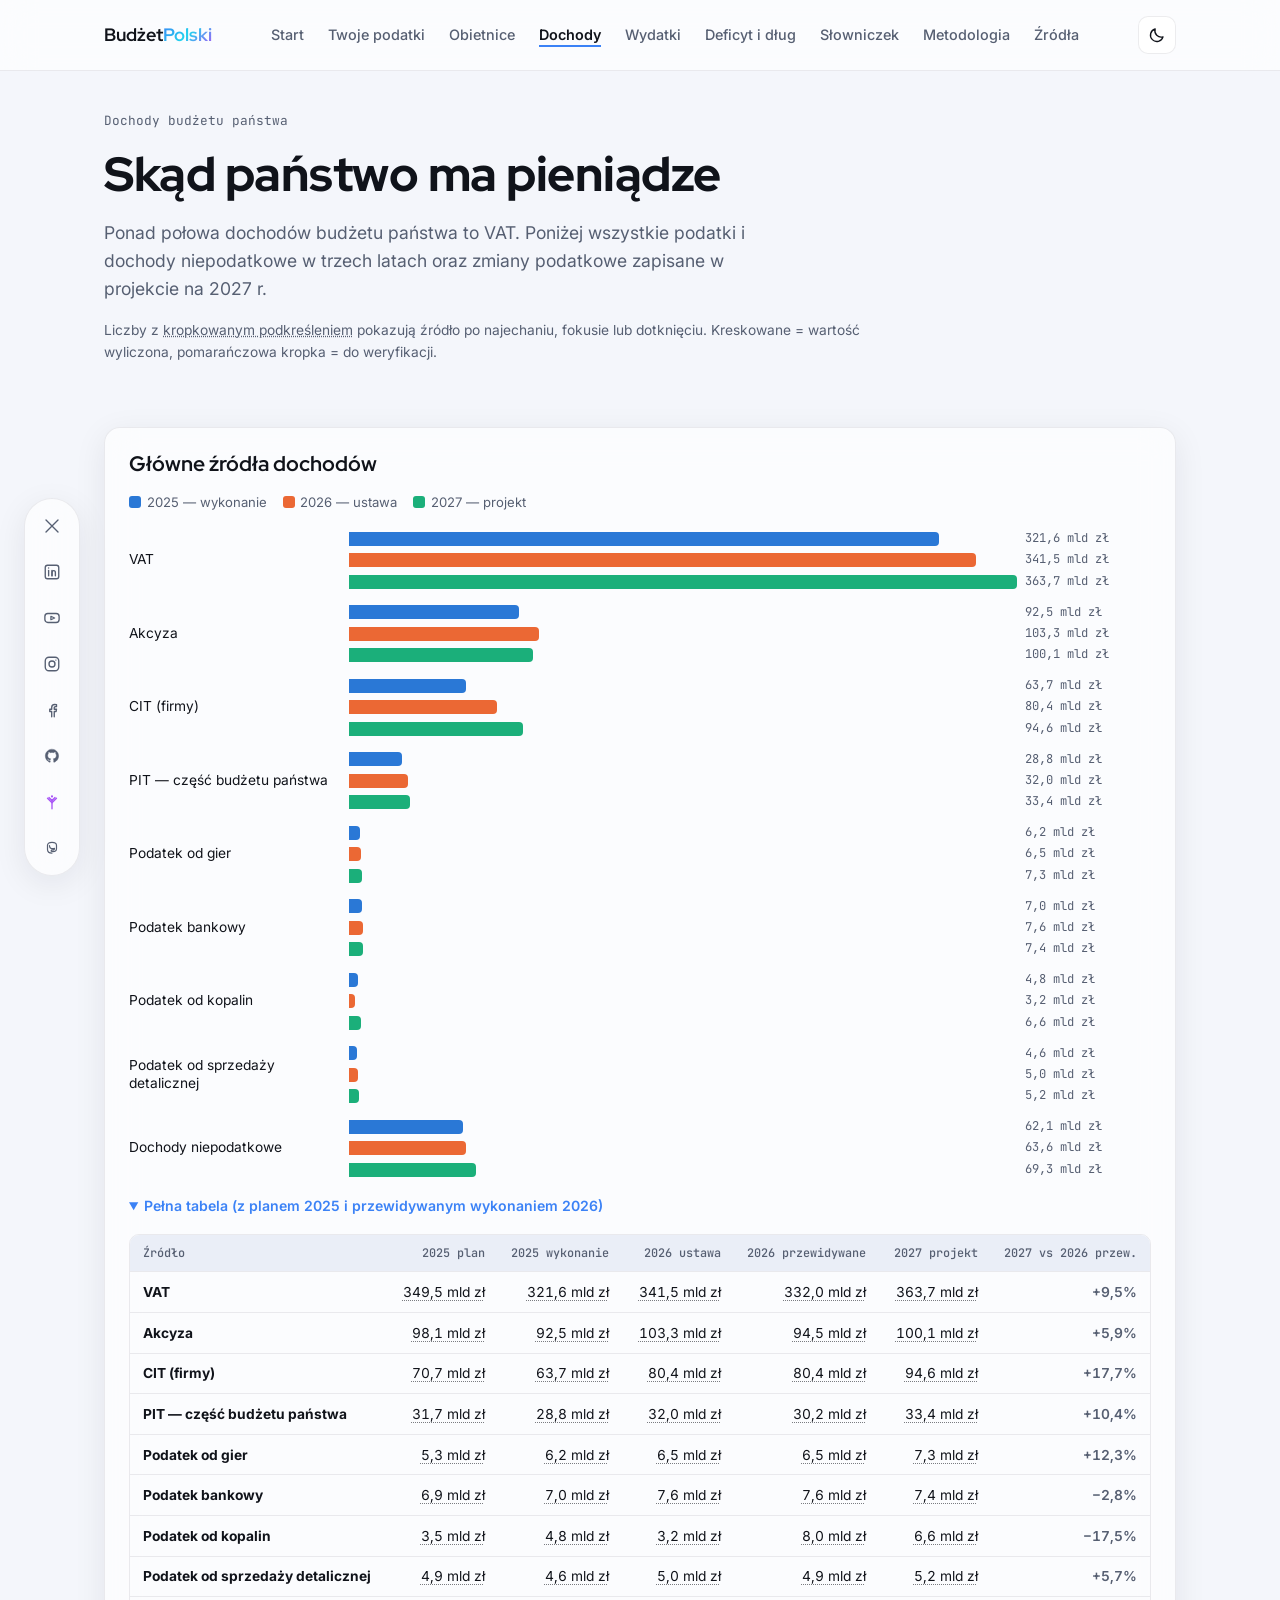
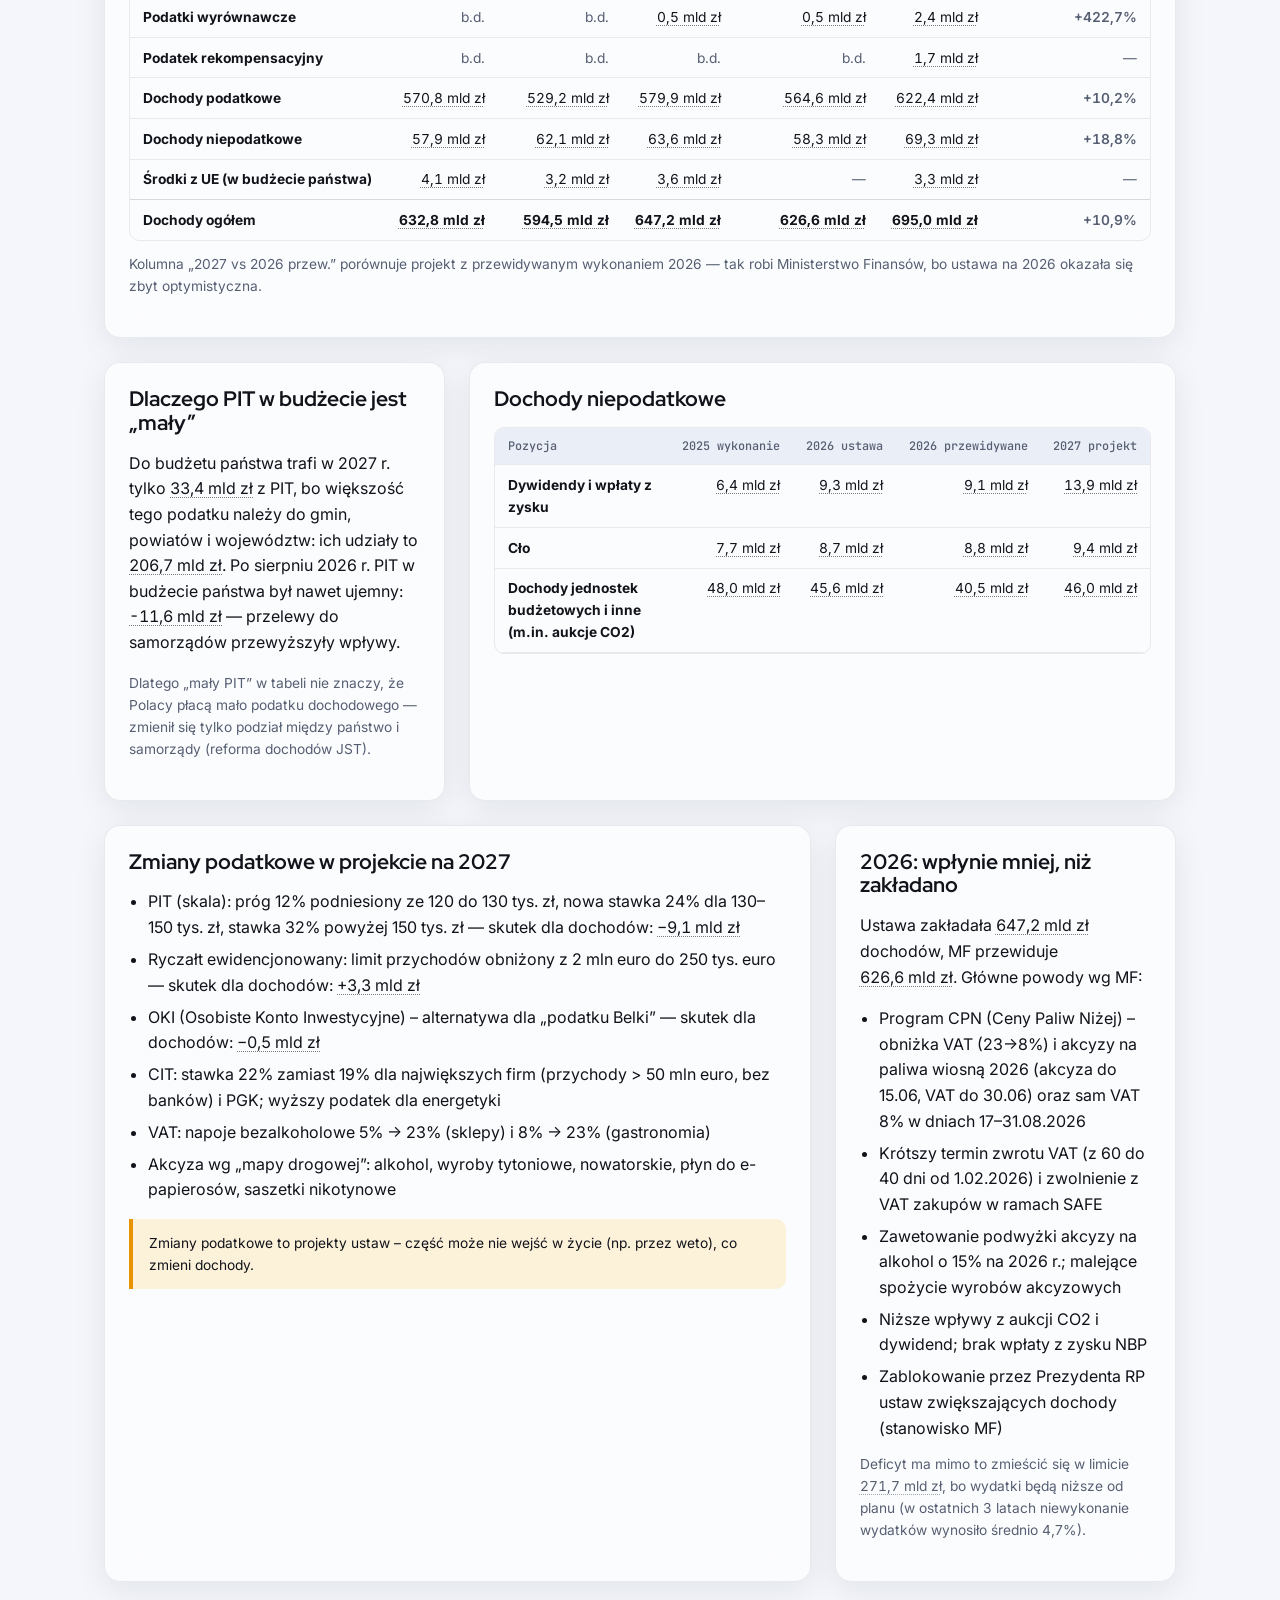
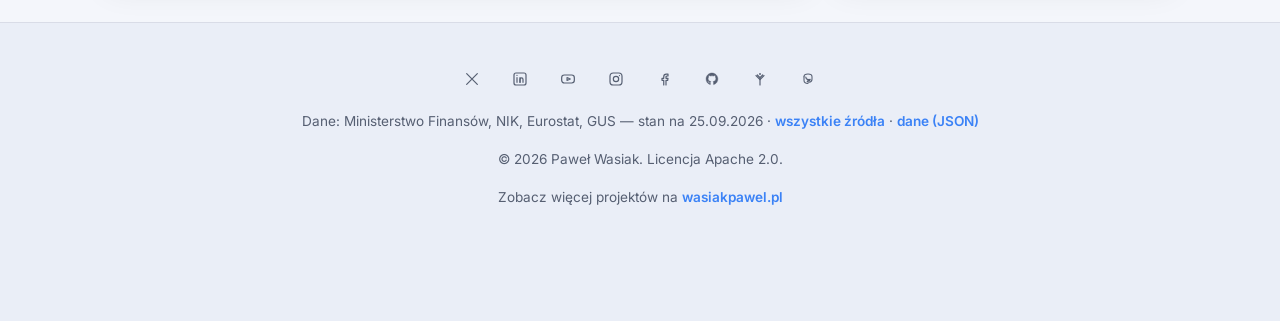
<file: dochody.html>
<!DOCTYPE html>
<html lang="pl" data-theme="auto">
<head>
  <meta charset="UTF-8">
  <meta name="viewport" content="width=device-width, initial-scale=1.0">
  <title>Dochody — Budżet Polski 2025–2027</title>
  <meta name="description" content="Skąd państwo ma pieniądze: VAT, akcyza, CIT, PIT i dochody niepodatkowe w latach 2025–2027 oraz zmiany podatkowe w projekcie 2027.">
  <meta name="color-scheme" content="light dark">

  <!-- ============================================================
       CZCIONKI
       Red Hat Display — nagłówki / elementy display
       Inter — tekst podstawowy
       JetBrains Mono — etykiety, dane, elementy techniczne
  ============================================================= -->
  <link rel="preconnect" href="https://fonts.googleapis.com">
  <link rel="preconnect" href="https://fonts.gstatic.com" crossorigin>
  <link href="https://fonts.googleapis.com/css2?family=Red+Hat+Display:wght@500;600;700;800&family=Inter:wght@400;500;600;700&family=JetBrains+Mono:wght@400;500&display=swap" rel="stylesheet">

  <link rel="icon" href="data:,">
  <link rel="stylesheet" href="assets/style.css">
  <script src="assets/app.js" defer></script>
</head>
<body data-page="dochody">

  <a class="skip-link" href="#tresc">Przejdź do treści</a>

  <!-- ============================================================
       SPRITE SVG — ikony społecznościowe + ikony UI
       Wszystkie ikony rysowane jako linie (stroke="currentColor",
       fill="none"), żeby dziedziczyły kolor z CSS (motyw jasny/ciemny,
       hover itd.). Dodając nową ikonę: viewBox 0 0 24 24, stroke-width 1.8.
  ============================================================= -->
  <svg aria-hidden="true" style="position:absolute; width:0; height:0; overflow:hidden;" xmlns:c2pa="http://c2pa.org/manifest"><metadata><c2pa:manifest>[base64]/[base64]/[base64]/XiQ+HeYsdmwPZSiY3VybHgpc2VsZiNqdW1iZj1jMnBhLmFzc2VydGlvbnMvYzJwYS5oYXNoLmRhdGFkaGFzaFggM/[base64]/[base64]/3cyjxFA3Qo5S46fX0/ihY0VZ7mfb9KF703t5OjWDBWMA4GA1UdDwEB/wQEAwIHgDAVBgNVHSUEDjAMBgorBgEEAYPoXgIBMAwGA1UdEwEB/wQCMAAwHwYDVR0jBBgwFoAUzlHiBIFOZFsj+OPEz5o+nMHXXMIwCgYIKoZIzj0EAwMDZwAwZAIwMXMdFJ4BetLLVY7ORuE9noqbbAZOZn/aArXyTwFAZfKrPzxF2vPoJNf1+UCdg1XGAjBwX1zd9WGqYkqmL5SFqw1QySjr1zJfpJM9+1rdDwSPLMOPOjKuiXjoU/[base64]/DW0ENF5bpX8kakxbRk8RFtbDLn4sLwmVwWHOXWcnIvBjBlsS+Z+psugRUkqak80+/tByIybMmhYq0w8=</c2pa:manifest></metadata>
    <defs>

      <!-- X (Twitter) -->
      <symbol id="icon-x" viewBox="0 0 24 24">
        <path d="M4 4l16 16M20 4L4 20" stroke="currentColor" stroke-width="1.8" stroke-linecap="round" fill="none"/>
      </symbol>

      <!-- LinkedIn -->
      <symbol id="icon-linkedin" viewBox="0 0 24 24">
        <rect x="3" y="3" width="18" height="18" rx="3" stroke="currentColor" stroke-width="1.8" fill="none"/>
        <line x1="7.5" y1="10" x2="7.5" y2="17" stroke="currentColor" stroke-width="1.8" stroke-linecap="round"/>
        <circle cx="7.5" cy="6.7" r="0.9" fill="currentColor" stroke="none"/>
        <path d="M12 17v-4.2c0-1.6 1-2.6 2.4-2.6 1.3 0 2.1 1 2.1 2.6V17" stroke="currentColor" stroke-width="1.8" stroke-linecap="round" fill="none"/>
        <line x1="12" y1="10" x2="12" y2="17" stroke="currentColor" stroke-width="1.8" stroke-linecap="round"/>
      </symbol>

      <!-- YouTube -->
      <symbol id="icon-youtube" viewBox="0 0 24 24">
        <rect x="2.5" y="6" width="19" height="12" rx="4" stroke="currentColor" stroke-width="1.8" fill="none"/>
        <path d="M10.5 9.7l5 2.3-5 2.3z" stroke="currentColor" stroke-width="1.6" stroke-linejoin="round" fill="none"/>
      </symbol>

      <!-- Instagram -->
      <symbol id="icon-instagram" viewBox="0 0 24 24">
        <rect x="3" y="3" width="18" height="18" rx="5" stroke="currentColor" stroke-width="1.8" fill="none"/>
        <circle cx="12" cy="12" r="4" stroke="currentColor" stroke-width="1.8" fill="none"/>
        <circle cx="17.2" cy="6.8" r="0.9" fill="currentColor" stroke="none"/>
      </symbol>

      <!-- Facebook -->
      <symbol id="icon-facebook" viewBox="0 0 24 24">
        <path d="M15 21v-7h2.5l0.5-3H15V9c0-0.9 0.3-1.5 1.6-1.5H18V4.8C17.6 4.7 16.6 4.6 15.5 4.6c-2.3 0-3.9 1.4-3.9 4V11H9v3h2.6v7"
              stroke="currentColor" stroke-width="1.8" stroke-linejoin="round" stroke-linecap="round" fill="none"/>
      </symbol>

      <!-- GitHub -->
      <symbol id="icon-github" viewBox="0 0 24 24">
        <path d="M12 3c-4.9 0-8.9 4-8.9 9 0 3.9 2.5 7.2 6 8.4 0.3 0.1 0.5-0.1 0.5-0.4v-1.6c-2.5 0.5-3-1.1-3-1.1-0.4-1-1-1.3-1-1.3-0.8-0.5 0.1-0.5 0.1-0.5 0.9 0.1 1.4 0.9 1.4 0.9 0.8 1.4 2.1 1 2.6 0.7 0.1-0.6 0.3-1 0.6-1.3-2-0.2-4.1-1-4.1-4.4 0-1 0.3-1.8 0.9-2.4-0.1-0.2-0.4-1.1 0.1-2.4 0 0 0.8-0.2 2.5 0.9 0.7-0.2 1.5-0.3 2.3-0.3 0.8 0 1.6 0.1 2.3 0.3 1.7-1.1 2.5-0.9 2.5-0.9 0.5 1.3 0.2 2.2 0.1 2.4 0.6 0.6 0.9 1.4 0.9 2.4 0 3.4-2.1 4.2-4.1 4.4 0.3 0.3 0.6 0.9 0.6 1.7v2.5c0 0.3 0.2 0.5 0.5 0.4 3.5-1.2 6-4.5 6-8.4 0-5-4-9-8.9-9z"
              stroke="currentColor" stroke-width="0.6" stroke-linejoin="round" fill="currentColor"/>
      </symbol>

      <!-- Linktree (uproszczony motyw "drzewa/gałęzi") -->
      <symbol id="icon-linktree" viewBox="0 0 24 24">
        <line x1="12" y1="21" x2="12" y2="10" stroke="currentColor" stroke-width="1.8" stroke-linecap="round"/>
        <path d="M12 13L6 7M12 13l6-6M12 10L8 6M12 10l4-4" stroke="currentColor" stroke-width="1.8" stroke-linecap="round" fill="none"/>
        <circle cx="12" cy="4.5" r="1.4" fill="currentColor" stroke="none"/>
      </symbol>

      <!-- Mastodon -->
      <symbol id="icon-mastodon" viewBox="0 0 24 24">
        <path d="M6 8.5c0-2.5 1.8-4 6-4s6 1.5 6 4v4c0 2.7-2 4.3-4.6 4.3-1 0-1.9-0.3-2.6-0.9l1-1.6c0.4 0.3 0.9 0.5 1.5 0.5 1.2 0 2-0.7 2-1.9v-0.6c-0.6 0.4-1.4 0.6-2.3 0.6-2.6 0-4.3-1.5-4.3-3.9 0 0 0 0 0-0.1"
              stroke="currentColor" stroke-width="1.6" stroke-linejoin="round" stroke-linecap="round" fill="none"/>
        <path d="M6 8.5v5.5c0 2.7 1.9 4.8 6 4.8" stroke="currentColor" stroke-width="1.6" stroke-linecap="round" fill="none"/>
      </symbol>

      <!-- Ikony UI (motyw) -->
      <symbol id="icon-sun" viewBox="0 0 24 24">
        <circle cx="12" cy="12" r="4" stroke="currentColor" stroke-width="1.8" fill="none"/>
        <g stroke="currentColor" stroke-width="1.8" stroke-linecap="round">
          <line x1="12" y1="2.5" x2="12" y2="5"/>
          <line x1="12" y1="19" x2="12" y2="21.5"/>
          <line x1="2.5" y1="12" x2="5" y2="12"/>
          <line x1="19" y1="12" x2="21.5" y2="12"/>
          <line x1="4.9" y1="4.9" x2="6.6" y2="6.6"/>
          <line x1="17.4" y1="17.4" x2="19.1" y2="19.1"/>
          <line x1="4.9" y1="19.1" x2="6.6" y2="17.4"/>
          <line x1="17.4" y1="6.6" x2="19.1" y2="4.9"/>
        </g>
      </symbol>

      <symbol id="icon-moon" viewBox="0 0 24 24">
        <path d="M20 14.5A8.5 8.5 0 019.5 4 8.5 8.5 0 1020 14.5z" stroke="currentColor" stroke-width="1.8" stroke-linejoin="round" fill="none"/>
      </symbol>

    </defs>
  </svg>

  <!-- ============================================================
       NAGŁÓWEK / NAWIGACJA
       Ta sama nawigacja na każdej podstronie; aktywna ma aria-current.
  ============================================================= -->
  <header class="site-header">
    <div class="container site-header__inner">
      <a href="index.html" class="logo">Budżet<span class="logo__accent">Polski</span></a>

      <nav class="main-nav" aria-label="Nawigacja główna">
        <a href="index.html">Start</a>
        <a href="kalkulator.html">Twoje podatki</a>
        <a href="obietnice.html">Obietnice</a>
        <a href="dochody.html" aria-current="page">Dochody</a>
        <a href="wydatki.html">Wydatki</a>
        <a href="dlug.html">Deficyt i dług</a>
        <a href="slowniczek.html">Słowniczek</a>
        <a href="metodologia.html">Metodologia</a>
        <a href="zrodla.html">Źródła</a>
      </nav>

      <button type="button" class="theme-toggle" id="themeToggle" aria-label="Przełącz tryb jasny/ciemny">
        <svg class="icon icon--sun" width="18" height="18" aria-hidden="true"><use href="#icon-sun"></use></svg>
        <svg class="icon icon--moon" width="18" height="18" aria-hidden="true"><use href="#icon-moon"></use></svg>
      </button>
    </div>
  </header>

  <main id="tresc">
    <p class="container data-status" id="data-status" role="status">Wczytywanie danych…</p>

    <section class="hero hero--page container">
      <p class="eyebrow">Dochody budżetu państwa</p>
      <h1 class="hero__title">Skąd państwo ma pieniądze</h1>
      <p class="hero__lead">Ponad połowa dochodów budżetu państwa to VAT. Poniżej wszystkie podatki i dochody niepodatkowe
        w trzech latach oraz zmiany podatkowe zapisane w projekcie na 2027 r.</p>
      <p class="small muted">Liczby z <span style="text-decoration:underline dotted">kropkowanym podkreśleniem</span> pokazują źródło po najechaniu, fokusie lub dotknięciu. Kreskowane = wartość wyliczona, pomarańczowa kropka = do weryfikacji.</p>
    </section>

    <section class="bento container">
      <div class="bento-grid">

        <article class="glass-card bento-item bento-item--full">
          <h2>Główne źródła dochodów</h2>
          <div id="chart-income"></div>
          <details class="more" open><summary>Pełna tabela (z planem 2025 i przewidywanym wykonaniem 2026)</summary><div id="table-income"></div></details>
          <p class="small muted" style="margin-top:0.75rem">Kolumna „2027 vs 2026 przew.” porównuje projekt z przewidywanym wykonaniem 2026 — tak robi Ministerstwo Finansów, bo ustawa na 2026 okazała się zbyt optymistyczna.</p>
        </article>

        <article class="glass-card bento-item">
          <h2>Dlaczego PIT w budżecie jest „mały”</h2>
          <div id="pit-box"></div>
        </article>

        <article class="glass-card bento-item bento-item--wide">
          <h2>Dochody niepodatkowe</h2>
          <div id="table-nontax"></div>
        </article>

        <article class="glass-card bento-item bento-item--wide">
          <h2>Zmiany podatkowe w projekcie na 2027</h2>
          <div id="changes-2027"></div>
        </article>

        <article class="glass-card bento-item">
          <h2>2026: wpłynie mniej, niż zakładano</h2>
          <div id="pw-2026"></div>
        </article>

      </div>
    </section>

  </main>

  <!-- ============================================================
       SOCIAL FAB — stały, statyczny pasek linków autora
       Desktop (≥768px): pionowa kolumna, lewy dolny róg.
       Mobile (<768px): pozioma pigułka na dole ekranu.
       BEZ JS do rozwijania. Prawy dolny róg zarezerwowany dla CTA projektu.
  ============================================================= -->
  <nav class="social-fab" aria-label="Profile społecznościowe autora">
    <a href="https://x.com/panserhjertet" target="_blank" rel="noopener me" aria-label="X (Twitter)" class="social-fab__link">
      <svg class="icon" width="18" height="18" aria-hidden="true"><use href="#icon-x"></use></svg>
    </a>
    <a href="https://www.linkedin.com/in/pwasiak30/" target="_blank" rel="noopener me" aria-label="LinkedIn" class="social-fab__link">
      <svg class="icon" width="18" height="18" aria-hidden="true"><use href="#icon-linkedin"></use></svg>
    </a>
    <a href="https://www.youtube.com/@WasiakYT" target="_blank" rel="noopener me" aria-label="YouTube" class="social-fab__link">
      <svg class="icon" width="18" height="18" aria-hidden="true"><use href="#icon-youtube"></use></svg>
    </a>
    <a href="https://www.instagram.com/psychologia.wasiak/" target="_blank" rel="noopener me" aria-label="Instagram" class="social-fab__link">
      <svg class="icon" width="18" height="18" aria-hidden="true"><use href="#icon-instagram"></use></svg>
    </a>
    <a href="https://www.facebook.com/psychologia.wasiak" target="_blank" rel="noopener me" aria-label="Facebook" class="social-fab__link">
      <svg class="icon" width="18" height="18" aria-hidden="true"><use href="#icon-facebook"></use></svg>
    </a>
    <a href="https://github.com/pwasiak30" target="_blank" rel="noopener me" aria-label="GitHub" class="social-fab__link">
      <svg class="icon" width="18" height="18" aria-hidden="true"><use href="#icon-github"></use></svg>
    </a>
    <a href="https://linktree.wasiakpawel.pl/" target="_blank" rel="noopener me" aria-label="Linktree" class="social-fab__link social-fab__link--accent">
      <svg class="icon" width="18" height="18" aria-hidden="true"><use href="#icon-linktree"></use></svg>
    </a>
    <a href="https://mastodon.social/@s3in610" target="_blank" rel="noopener me" aria-label="Mastodon" class="social-fab__link">
      <svg class="icon" width="18" height="18" aria-hidden="true"><use href="#icon-mastodon"></use></svg>
    </a>
  </nav>

  <!-- ============================================================
       STOPKA — linki autora, licencja, portfolio, stan danych
  ============================================================= -->
  <footer class="site-footer">
    <div class="container site-footer__inner">

      <div class="social-links" aria-label="Profile społecznościowe autora">
        <a href="https://x.com/panserhjertet" target="_blank" rel="noopener me" aria-label="X (Twitter)">
          <svg class="icon" width="16" height="16" aria-hidden="true"><use href="#icon-x"></use></svg>
        </a>
        <a href="https://www.linkedin.com/in/pwasiak30/" target="_blank" rel="noopener me" aria-label="LinkedIn">
          <svg class="icon" width="16" height="16" aria-hidden="true"><use href="#icon-linkedin"></use></svg>
        </a>
        <a href="https://www.youtube.com/@WasiakYT" target="_blank" rel="noopener me" aria-label="YouTube">
          <svg class="icon" width="16" height="16" aria-hidden="true"><use href="#icon-youtube"></use></svg>
        </a>
        <a href="https://www.instagram.com/psychologia.wasiak/" target="_blank" rel="noopener me" aria-label="Instagram">
          <svg class="icon" width="16" height="16" aria-hidden="true"><use href="#icon-instagram"></use></svg>
        </a>
        <a href="https://www.facebook.com/psychologia.wasiak" target="_blank" rel="noopener me" aria-label="Facebook">
          <svg class="icon" width="16" height="16" aria-hidden="true"><use href="#icon-facebook"></use></svg>
        </a>
        <a href="https://github.com/pwasiak30" target="_blank" rel="noopener me" aria-label="GitHub">
          <svg class="icon" width="16" height="16" aria-hidden="true"><use href="#icon-github"></use></svg>
        </a>
        <a href="https://linktree.wasiakpawel.pl/" target="_blank" rel="noopener me" aria-label="Linktree" class="social-links__accent">
          <svg class="icon" width="16" height="16" aria-hidden="true"><use href="#icon-linktree"></use></svg>
        </a>
        <a href="https://mastodon.social/@s3in610" target="_blank" rel="noopener me" aria-label="Mastodon">
          <svg class="icon" width="16" height="16" aria-hidden="true"><use href="#icon-mastodon"></use></svg>
        </a>
      </div>

      <p class="site-footer__data">Dane: Ministerstwo Finansów, NIK, Eurostat, GUS — stan na 25.09.2026 · <a href="zrodla.html">wszystkie źródła</a> · <a href="data/budzet.json">dane (JSON)</a></p>
      <p class="site-footer__copyright">
        © <span id="currentYear">2026</span> Paweł Wasiak. Licencja Apache 2.0.
      </p>
      <p class="site-footer__portfolio">
        Zobacz więcej projektów na <a href="https://wasiakpawel.pl" target="_blank" rel="noopener">wasiakpawel.pl</a>
      </p>

    </div>
  </footer>

</body>
</html>
</file>
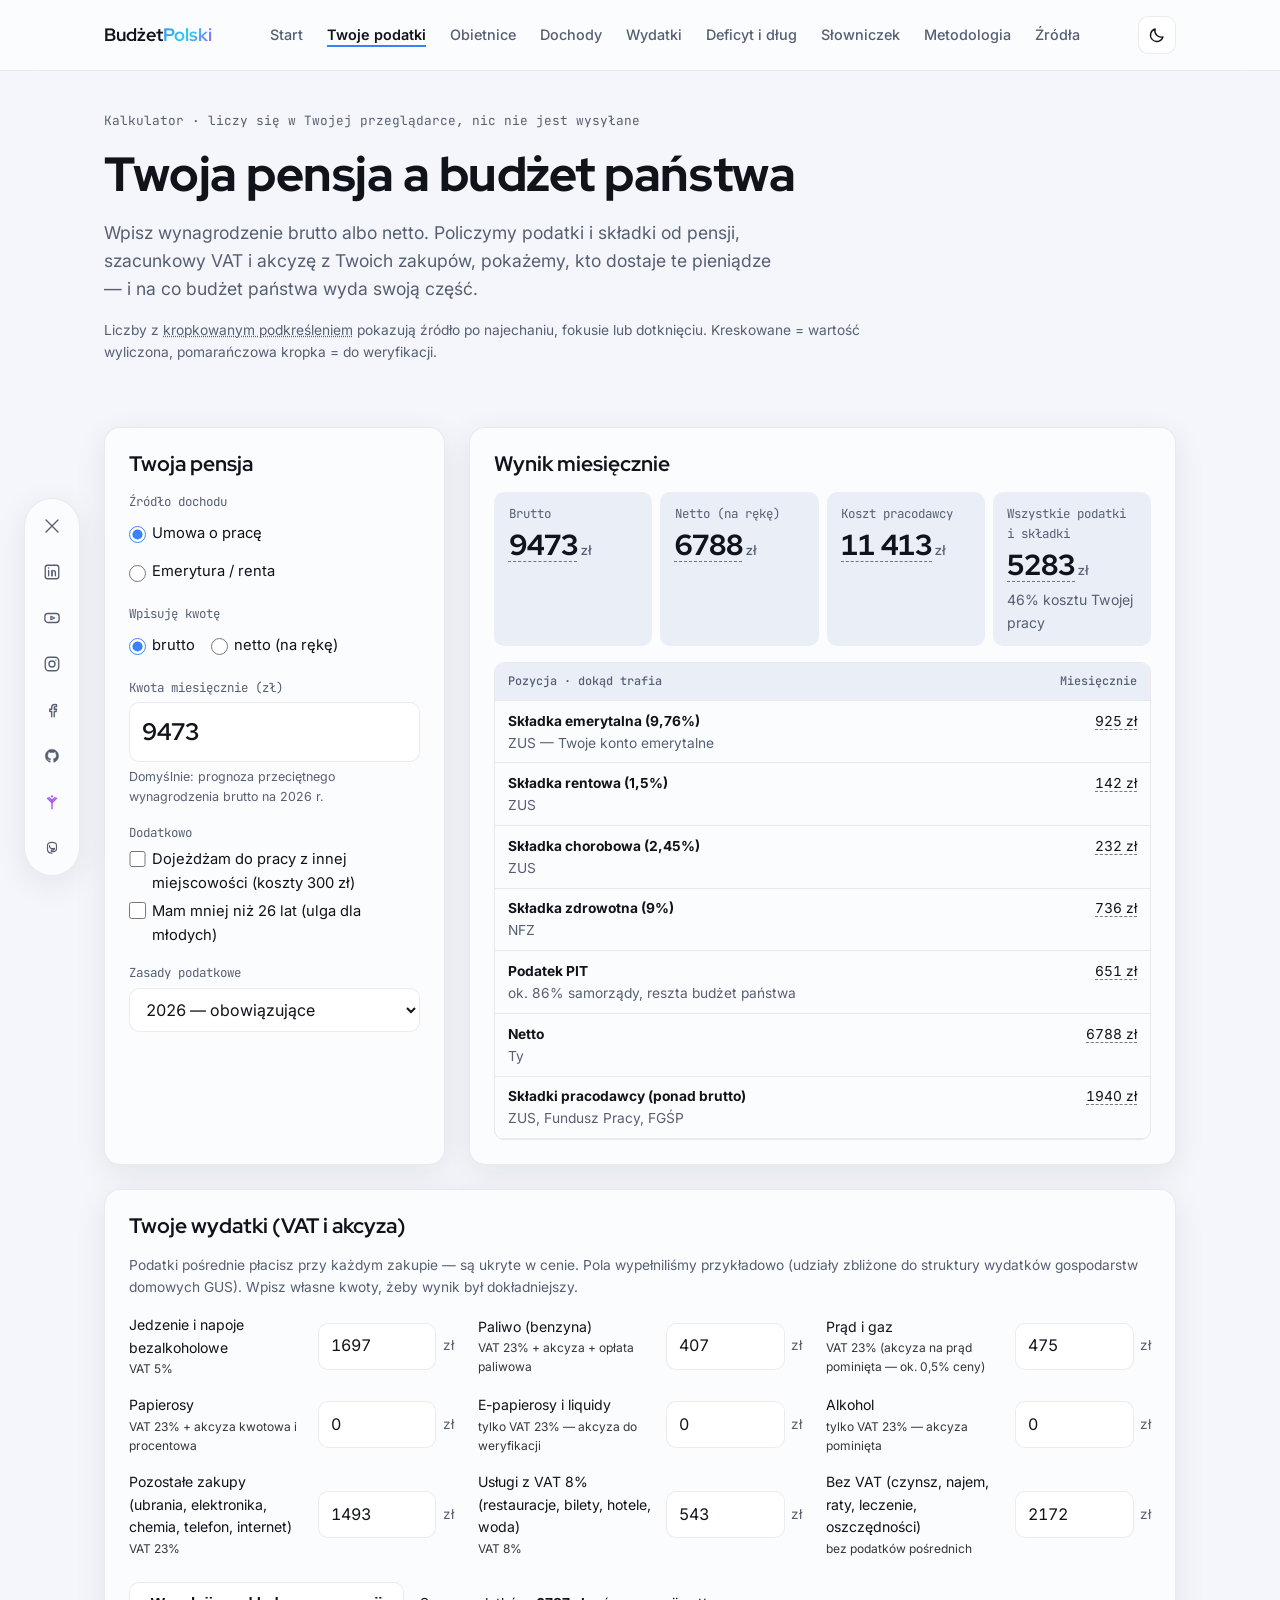
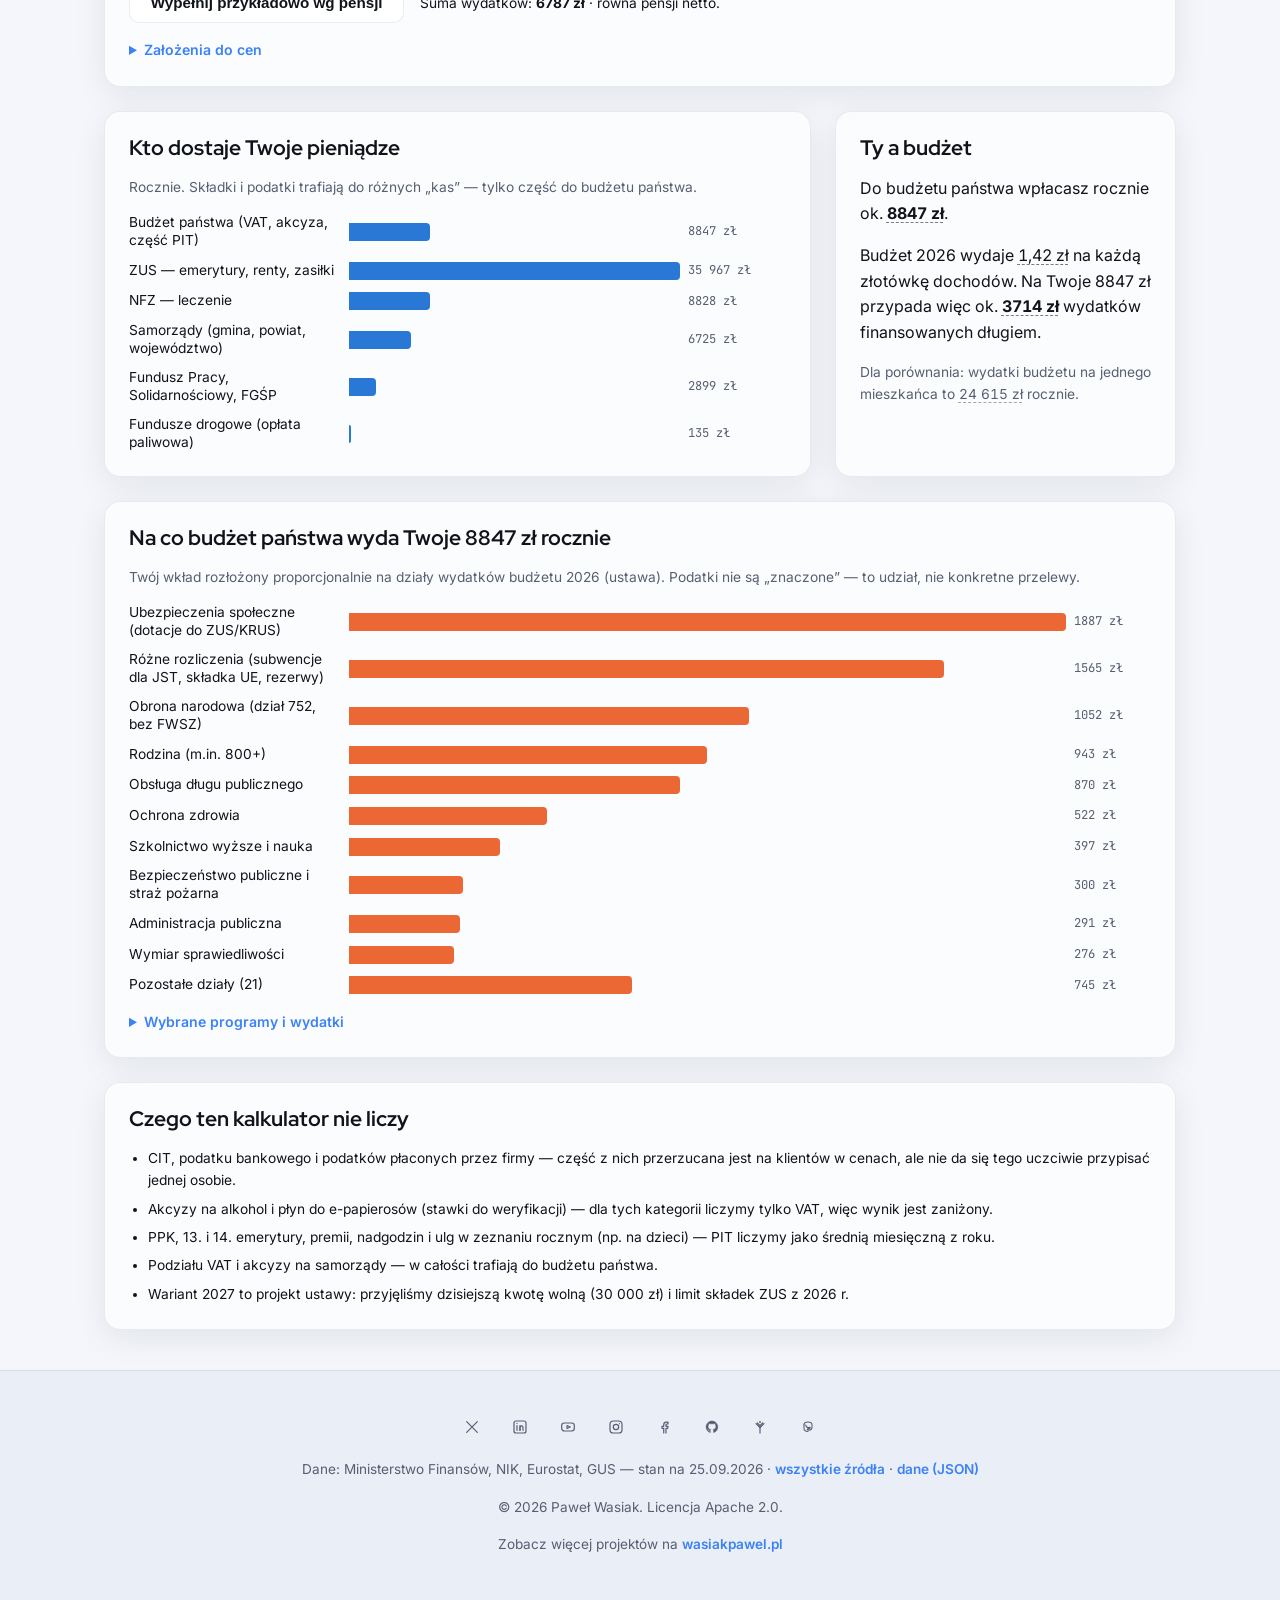
<file: kalkulator.html>
<!DOCTYPE html>
<html lang="pl" data-theme="auto">
<head>
  <meta charset="UTF-8">
  <meta name="viewport" content="width=device-width, initial-scale=1.0">
  <title>Twoje podatki — Budżet Polski 2025–2027</title>
  <meta name="description" content="Kalkulator: wpisz pensję brutto lub netto i zobacz, ile płacisz podatków i składek, kto je dostaje i na co budżet państwa je wyda.">
  <meta name="color-scheme" content="light dark">

  <!-- ============================================================
       CZCIONKI
       Red Hat Display — nagłówki / elementy display
       Inter — tekst podstawowy
       JetBrains Mono — etykiety, dane, elementy techniczne
  ============================================================= -->
  <link rel="preconnect" href="https://fonts.googleapis.com">
  <link rel="preconnect" href="https://fonts.gstatic.com" crossorigin>
  <link href="https://fonts.googleapis.com/css2?family=Red+Hat+Display:wght@500;600;700;800&family=Inter:wght@400;500;600;700&family=JetBrains+Mono:wght@400;500&display=swap" rel="stylesheet">

  <link rel="icon" href="data:,">
  <link rel="stylesheet" href="assets/style.css">
  <script src="assets/app.js" defer></script>
</head>
<body data-page="kalkulator">

  <a class="skip-link" href="#tresc">Przejdź do treści</a>

  <!-- ============================================================
       SPRITE SVG — ikony społecznościowe + ikony UI
       Wszystkie ikony rysowane jako linie (stroke="currentColor",
       fill="none"), żeby dziedziczyły kolor z CSS (motyw jasny/ciemny,
       hover itd.). Dodając nową ikonę: viewBox 0 0 24 24, stroke-width 1.8.
  ============================================================= -->
  <svg aria-hidden="true" style="position:absolute; width:0; height:0; overflow:hidden;" xmlns:c2pa="http://c2pa.org/manifest"><metadata><c2pa:manifest>[base64]/[base64]/[base64]/XiQ+HeYsdmwPZSiY3VybHgpc2VsZiNqdW1iZj1jMnBhLmFzc2VydGlvbnMvYzJwYS5oYXNoLmRhdGFkaGFzaFggM/[base64]/[base64]/3cyjxFA3Qo5S46fX0/ihY0VZ7mfb9KF703t5OjWDBWMA4GA1UdDwEB/wQEAwIHgDAVBgNVHSUEDjAMBgorBgEEAYPoXgIBMAwGA1UdEwEB/wQCMAAwHwYDVR0jBBgwFoAUzlHiBIFOZFsj+OPEz5o+nMHXXMIwCgYIKoZIzj0EAwMDZwAwZAIwMXMdFJ4BetLLVY7ORuE9noqbbAZOZn/aArXyTwFAZfKrPzxF2vPoJNf1+UCdg1XGAjBwX1zd9WGqYkqmL5SFqw1QySjr1zJfpJM9+1rdDwSPLMOPOjKuiXjoU/[base64]/DW0ENF5bpX8kakxbRk8RFtbDLn4sLwmVwWHOXWcnIvBjBlsS+Z+psugRUkqak80+/tByIybMmhYq0w8=</c2pa:manifest></metadata>
    <defs>

      <!-- X (Twitter) -->
      <symbol id="icon-x" viewBox="0 0 24 24">
        <path d="M4 4l16 16M20 4L4 20" stroke="currentColor" stroke-width="1.8" stroke-linecap="round" fill="none"/>
      </symbol>

      <!-- LinkedIn -->
      <symbol id="icon-linkedin" viewBox="0 0 24 24">
        <rect x="3" y="3" width="18" height="18" rx="3" stroke="currentColor" stroke-width="1.8" fill="none"/>
        <line x1="7.5" y1="10" x2="7.5" y2="17" stroke="currentColor" stroke-width="1.8" stroke-linecap="round"/>
        <circle cx="7.5" cy="6.7" r="0.9" fill="currentColor" stroke="none"/>
        <path d="M12 17v-4.2c0-1.6 1-2.6 2.4-2.6 1.3 0 2.1 1 2.1 2.6V17" stroke="currentColor" stroke-width="1.8" stroke-linecap="round" fill="none"/>
        <line x1="12" y1="10" x2="12" y2="17" stroke="currentColor" stroke-width="1.8" stroke-linecap="round"/>
      </symbol>

      <!-- YouTube -->
      <symbol id="icon-youtube" viewBox="0 0 24 24">
        <rect x="2.5" y="6" width="19" height="12" rx="4" stroke="currentColor" stroke-width="1.8" fill="none"/>
        <path d="M10.5 9.7l5 2.3-5 2.3z" stroke="currentColor" stroke-width="1.6" stroke-linejoin="round" fill="none"/>
      </symbol>

      <!-- Instagram -->
      <symbol id="icon-instagram" viewBox="0 0 24 24">
        <rect x="3" y="3" width="18" height="18" rx="5" stroke="currentColor" stroke-width="1.8" fill="none"/>
        <circle cx="12" cy="12" r="4" stroke="currentColor" stroke-width="1.8" fill="none"/>
        <circle cx="17.2" cy="6.8" r="0.9" fill="currentColor" stroke="none"/>
      </symbol>

      <!-- Facebook -->
      <symbol id="icon-facebook" viewBox="0 0 24 24">
        <path d="M15 21v-7h2.5l0.5-3H15V9c0-0.9 0.3-1.5 1.6-1.5H18V4.8C17.6 4.7 16.6 4.6 15.5 4.6c-2.3 0-3.9 1.4-3.9 4V11H9v3h2.6v7"
              stroke="currentColor" stroke-width="1.8" stroke-linejoin="round" stroke-linecap="round" fill="none"/>
      </symbol>

      <!-- GitHub -->
      <symbol id="icon-github" viewBox="0 0 24 24">
        <path d="M12 3c-4.9 0-8.9 4-8.9 9 0 3.9 2.5 7.2 6 8.4 0.3 0.1 0.5-0.1 0.5-0.4v-1.6c-2.5 0.5-3-1.1-3-1.1-0.4-1-1-1.3-1-1.3-0.8-0.5 0.1-0.5 0.1-0.5 0.9 0.1 1.4 0.9 1.4 0.9 0.8 1.4 2.1 1 2.6 0.7 0.1-0.6 0.3-1 0.6-1.3-2-0.2-4.1-1-4.1-4.4 0-1 0.3-1.8 0.9-2.4-0.1-0.2-0.4-1.1 0.1-2.4 0 0 0.8-0.2 2.5 0.9 0.7-0.2 1.5-0.3 2.3-0.3 0.8 0 1.6 0.1 2.3 0.3 1.7-1.1 2.5-0.9 2.5-0.9 0.5 1.3 0.2 2.2 0.1 2.4 0.6 0.6 0.9 1.4 0.9 2.4 0 3.4-2.1 4.2-4.1 4.4 0.3 0.3 0.6 0.9 0.6 1.7v2.5c0 0.3 0.2 0.5 0.5 0.4 3.5-1.2 6-4.5 6-8.4 0-5-4-9-8.9-9z"
              stroke="currentColor" stroke-width="0.6" stroke-linejoin="round" fill="currentColor"/>
      </symbol>

      <!-- Linktree (uproszczony motyw "drzewa/gałęzi") -->
      <symbol id="icon-linktree" viewBox="0 0 24 24">
        <line x1="12" y1="21" x2="12" y2="10" stroke="currentColor" stroke-width="1.8" stroke-linecap="round"/>
        <path d="M12 13L6 7M12 13l6-6M12 10L8 6M12 10l4-4" stroke="currentColor" stroke-width="1.8" stroke-linecap="round" fill="none"/>
        <circle cx="12" cy="4.5" r="1.4" fill="currentColor" stroke="none"/>
      </symbol>

      <!-- Mastodon -->
      <symbol id="icon-mastodon" viewBox="0 0 24 24">
        <path d="M6 8.5c0-2.5 1.8-4 6-4s6 1.5 6 4v4c0 2.7-2 4.3-4.6 4.3-1 0-1.9-0.3-2.6-0.9l1-1.6c0.4 0.3 0.9 0.5 1.5 0.5 1.2 0 2-0.7 2-1.9v-0.6c-0.6 0.4-1.4 0.6-2.3 0.6-2.6 0-4.3-1.5-4.3-3.9 0 0 0 0 0-0.1"
              stroke="currentColor" stroke-width="1.6" stroke-linejoin="round" stroke-linecap="round" fill="none"/>
        <path d="M6 8.5v5.5c0 2.7 1.9 4.8 6 4.8" stroke="currentColor" stroke-width="1.6" stroke-linecap="round" fill="none"/>
      </symbol>

      <!-- Ikony UI (motyw) -->
      <symbol id="icon-sun" viewBox="0 0 24 24">
        <circle cx="12" cy="12" r="4" stroke="currentColor" stroke-width="1.8" fill="none"/>
        <g stroke="currentColor" stroke-width="1.8" stroke-linecap="round">
          <line x1="12" y1="2.5" x2="12" y2="5"/>
          <line x1="12" y1="19" x2="12" y2="21.5"/>
          <line x1="2.5" y1="12" x2="5" y2="12"/>
          <line x1="19" y1="12" x2="21.5" y2="12"/>
          <line x1="4.9" y1="4.9" x2="6.6" y2="6.6"/>
          <line x1="17.4" y1="17.4" x2="19.1" y2="19.1"/>
          <line x1="4.9" y1="19.1" x2="6.6" y2="17.4"/>
          <line x1="17.4" y1="6.6" x2="19.1" y2="4.9"/>
        </g>
      </symbol>

      <symbol id="icon-moon" viewBox="0 0 24 24">
        <path d="M20 14.5A8.5 8.5 0 019.5 4 8.5 8.5 0 1020 14.5z" stroke="currentColor" stroke-width="1.8" stroke-linejoin="round" fill="none"/>
      </symbol>

    </defs>
  </svg>

  <!-- ============================================================
       NAGŁÓWEK / NAWIGACJA
       Ta sama nawigacja na każdej podstronie; aktywna ma aria-current.
  ============================================================= -->
  <header class="site-header">
    <div class="container site-header__inner">
      <a href="index.html" class="logo">Budżet<span class="logo__accent">Polski</span></a>

      <nav class="main-nav" aria-label="Nawigacja główna">
        <a href="index.html">Start</a>
        <a href="kalkulator.html" aria-current="page">Twoje podatki</a>
        <a href="obietnice.html">Obietnice</a>
        <a href="dochody.html">Dochody</a>
        <a href="wydatki.html">Wydatki</a>
        <a href="dlug.html">Deficyt i dług</a>
        <a href="slowniczek.html">Słowniczek</a>
        <a href="metodologia.html">Metodologia</a>
        <a href="zrodla.html">Źródła</a>
      </nav>

      <button type="button" class="theme-toggle" id="themeToggle" aria-label="Przełącz tryb jasny/ciemny">
        <svg class="icon icon--sun" width="18" height="18" aria-hidden="true"><use href="#icon-sun"></use></svg>
        <svg class="icon icon--moon" width="18" height="18" aria-hidden="true"><use href="#icon-moon"></use></svg>
      </button>
    </div>
  </header>

  <main id="tresc">
    <p class="container data-status" id="data-status" role="status">Wczytywanie danych…</p>

    <section class="hero hero--page container">
      <p class="eyebrow">Kalkulator · liczy się w Twojej przeglądarce, nic nie jest wysyłane</p>
      <h1 class="hero__title">Twoja pensja a budżet państwa</h1>
      <p class="hero__lead">Wpisz wynagrodzenie brutto albo netto. Policzymy podatki i składki od pensji, szacunkowy VAT
        i akcyzę z Twoich zakupów, pokażemy, kto dostaje te pieniądze — i na co budżet państwa wyda swoją część.</p>
      <p class="small muted">Liczby z <span style="text-decoration:underline dotted">kropkowanym podkreśleniem</span> pokazują źródło po najechaniu, fokusie lub dotknięciu. Kreskowane = wartość wyliczona, pomarańczowa kropka = do weryfikacji.</p>
    </section>

    <section class="bento container">
      <div class="bento-grid">

        <!-- FORMULARZ: pensja -->
        <article class="glass-card bento-item">
          <h2>Twoja pensja</h2>
          <form id="calc-form" class="calc-form" novalidate>
            <fieldset class="choice">
              <legend>Źródło dochodu</legend>
              <label><input type="radio" name="typ" value="uop" checked> Umowa o pracę</label>
              <label><input type="radio" name="typ" value="emeryt"> Emerytura / renta</label>
            </fieldset>

            <fieldset class="choice">
              <legend>Wpisuję kwotę</legend>
              <label><input type="radio" name="tryb" value="brutto" checked> brutto</label>
              <label><input type="radio" name="tryb" value="netto"> netto (na rękę)</label>
            </fieldset>

            <label class="field">
              <span class="field__label">Kwota miesięcznie (zł)</span>
              <input type="number" id="kwota" name="kwota" inputmode="decimal" min="0" max="1000000" step="1" value="9473" required>
              <span class="field__hint" id="kwota-hint">Domyślnie: prognoza przeciętnego wynagrodzenia brutto na 2026 r.</span>
            </label>

            <fieldset class="choice choice--stack" id="uop-options">
              <legend>Dodatkowo</legend>
              <label><input type="checkbox" name="kup300"> Dojeżdżam do pracy z innej miejscowości (koszty 300 zł)</label>
              <label><input type="checkbox" name="mlody"> Mam mniej niż 26 lat (ulga dla młodych)</label>
            </fieldset>

            <label class="field">
              <span class="field__label">Zasady podatkowe</span>
              <select id="rok" name="rok">
                <option value="2026" selected>2026 — obowiązujące</option>
                <option value="2027">2027 — projekt rządu (nowe progi PIT)</option>
              </select>
            </label>
          </form>
        </article>

        <!-- WYNIK: podsumowanie -->
        <article class="glass-card bento-item bento-item--wide" aria-live="polite">
          <h2>Wynik miesięcznie</h2>
          <div class="calc-kpis" id="calc-kpis"></div>
          <div id="calc-payslip"></div>
        </article>

        <!-- FORMULARZ: wydatki -->
        <article class="glass-card bento-item bento-item--full">
          <h2>Twoje wydatki (VAT i akcyza)</h2>
          <p class="muted small">Podatki pośrednie płacisz przy każdym zakupie — są ukryte w cenie. Pola wypełniliśmy przykładowo
            (udziały zbliżone do struktury wydatków gospodarstw domowych GUS). Wpisz własne kwoty, żeby wynik był dokładniejszy.</p>
          <div class="expenses" id="expenses"></div>
          <div class="calc-actions">
            <button type="button" class="btn btn--ghost" id="fill-basket">Wypełnij przykładowo wg pensji</button>
            <p class="small" id="basket-check" aria-live="polite"></p>
          </div>
          <details class="more"><summary>Założenia do cen</summary>
            <div class="calc-assumptions" id="assumptions"></div>
          </details>
        </article>

        <!-- GDZIE TRAFIAJĄ PIENIĄDZE -->
        <article class="glass-card bento-item bento-item--wide">
          <h2>Kto dostaje Twoje pieniądze</h2>
          <p class="muted small">Rocznie. Składki i podatki trafiają do różnych „kas” — tylko część do budżetu państwa.</p>
          <div id="calc-flows"></div>
        </article>

        <article class="glass-card bento-item">
          <h2>Ty a budżet</h2>
          <div id="calc-budget-summary"></div>
        </article>

        <!-- NA CO BUDŻET WYDA TWOJE PODATKI -->
        <article class="glass-card bento-item bento-item--full">
          <h2 id="alloc-title">Na co budżet państwa wyda Twoje podatki</h2>
          <p class="muted small" id="alloc-lead"></p>
          <div id="calc-alloc"></div>
          <details class="more"><summary>Wybrane programy i wydatki</summary><div id="calc-items"></div></details>
        </article>

        <article class="glass-card bento-item bento-item--full">
          <h2>Czego ten kalkulator nie liczy</h2>
          <ul class="list-tight small">
            <li>CIT, podatku bankowego i podatków płaconych przez firmy — część z nich przerzucana jest na klientów w cenach, ale nie da się tego uczciwie przypisać jednej osobie.</li>
            <li>Akcyzy na alkohol i płyn do e-papierosów (stawki do weryfikacji) — dla tych kategorii liczymy tylko VAT, więc wynik jest zaniżony.</li>
            <li>PPK, 13. i 14. emerytury, premii, nadgodzin i ulg w zeznaniu rocznym (np. na dzieci) — PIT liczymy jako średnią miesięczną z roku.</li>
            <li>Podziału VAT i akcyzy na samorządy — w całości trafiają do budżetu państwa.</li>
            <li>Wariant 2027 to projekt ustawy: przyjęliśmy dzisiejszą kwotę wolną (30 000 zł) i limit składek ZUS z 2026 r.</li>
          </ul>
        </article>

      </div>
    </section>

  </main>

  <!-- ============================================================
       SOCIAL FAB — stały, statyczny pasek linków autora
       Desktop (≥768px): pionowa kolumna, lewy dolny róg.
       Mobile (<768px): pozioma pigułka na dole ekranu.
       BEZ JS do rozwijania. Prawy dolny róg zarezerwowany dla CTA projektu.
  ============================================================= -->
  <nav class="social-fab" aria-label="Profile społecznościowe autora">
    <a href="https://x.com/panserhjertet" target="_blank" rel="noopener me" aria-label="X (Twitter)" class="social-fab__link">
      <svg class="icon" width="18" height="18" aria-hidden="true"><use href="#icon-x"></use></svg>
    </a>
    <a href="https://www.linkedin.com/in/pwasiak30/" target="_blank" rel="noopener me" aria-label="LinkedIn" class="social-fab__link">
      <svg class="icon" width="18" height="18" aria-hidden="true"><use href="#icon-linkedin"></use></svg>
    </a>
    <a href="https://www.youtube.com/@WasiakYT" target="_blank" rel="noopener me" aria-label="YouTube" class="social-fab__link">
      <svg class="icon" width="18" height="18" aria-hidden="true"><use href="#icon-youtube"></use></svg>
    </a>
    <a href="https://www.instagram.com/psychologia.wasiak/" target="_blank" rel="noopener me" aria-label="Instagram" class="social-fab__link">
      <svg class="icon" width="18" height="18" aria-hidden="true"><use href="#icon-instagram"></use></svg>
    </a>
    <a href="https://www.facebook.com/psychologia.wasiak" target="_blank" rel="noopener me" aria-label="Facebook" class="social-fab__link">
      <svg class="icon" width="18" height="18" aria-hidden="true"><use href="#icon-facebook"></use></svg>
    </a>
    <a href="https://github.com/pwasiak30" target="_blank" rel="noopener me" aria-label="GitHub" class="social-fab__link">
      <svg class="icon" width="18" height="18" aria-hidden="true"><use href="#icon-github"></use></svg>
    </a>
    <a href="https://linktree.wasiakpawel.pl/" target="_blank" rel="noopener me" aria-label="Linktree" class="social-fab__link social-fab__link--accent">
      <svg class="icon" width="18" height="18" aria-hidden="true"><use href="#icon-linktree"></use></svg>
    </a>
    <a href="https://mastodon.social/@s3in610" target="_blank" rel="noopener me" aria-label="Mastodon" class="social-fab__link">
      <svg class="icon" width="18" height="18" aria-hidden="true"><use href="#icon-mastodon"></use></svg>
    </a>
  </nav>

  <!-- ============================================================
       STOPKA — linki autora, licencja, portfolio, stan danych
  ============================================================= -->
  <footer class="site-footer">
    <div class="container site-footer__inner">

      <div class="social-links" aria-label="Profile społecznościowe autora">
        <a href="https://x.com/panserhjertet" target="_blank" rel="noopener me" aria-label="X (Twitter)">
          <svg class="icon" width="16" height="16" aria-hidden="true"><use href="#icon-x"></use></svg>
        </a>
        <a href="https://www.linkedin.com/in/pwasiak30/" target="_blank" rel="noopener me" aria-label="LinkedIn">
          <svg class="icon" width="16" height="16" aria-hidden="true"><use href="#icon-linkedin"></use></svg>
        </a>
        <a href="https://www.youtube.com/@WasiakYT" target="_blank" rel="noopener me" aria-label="YouTube">
          <svg class="icon" width="16" height="16" aria-hidden="true"><use href="#icon-youtube"></use></svg>
        </a>
        <a href="https://www.instagram.com/psychologia.wasiak/" target="_blank" rel="noopener me" aria-label="Instagram">
          <svg class="icon" width="16" height="16" aria-hidden="true"><use href="#icon-instagram"></use></svg>
        </a>
        <a href="https://www.facebook.com/psychologia.wasiak" target="_blank" rel="noopener me" aria-label="Facebook">
          <svg class="icon" width="16" height="16" aria-hidden="true"><use href="#icon-facebook"></use></svg>
        </a>
        <a href="https://github.com/pwasiak30" target="_blank" rel="noopener me" aria-label="GitHub">
          <svg class="icon" width="16" height="16" aria-hidden="true"><use href="#icon-github"></use></svg>
        </a>
        <a href="https://linktree.wasiakpawel.pl/" target="_blank" rel="noopener me" aria-label="Linktree" class="social-links__accent">
          <svg class="icon" width="16" height="16" aria-hidden="true"><use href="#icon-linktree"></use></svg>
        </a>
        <a href="https://mastodon.social/@s3in610" target="_blank" rel="noopener me" aria-label="Mastodon">
          <svg class="icon" width="16" height="16" aria-hidden="true"><use href="#icon-mastodon"></use></svg>
        </a>
      </div>

      <p class="site-footer__data">Dane: Ministerstwo Finansów, NIK, Eurostat, GUS — stan na 25.09.2026 · <a href="zrodla.html">wszystkie źródła</a> · <a href="data/budzet.json">dane (JSON)</a></p>
      <p class="site-footer__copyright">
        © <span id="currentYear">2026</span> Paweł Wasiak. Licencja Apache 2.0.
      </p>
      <p class="site-footer__portfolio">
        Zobacz więcej projektów na <a href="https://wasiakpawel.pl" target="_blank" rel="noopener">wasiakpawel.pl</a>
      </p>

    </div>
  </footer>

</body>
</html>
</file>
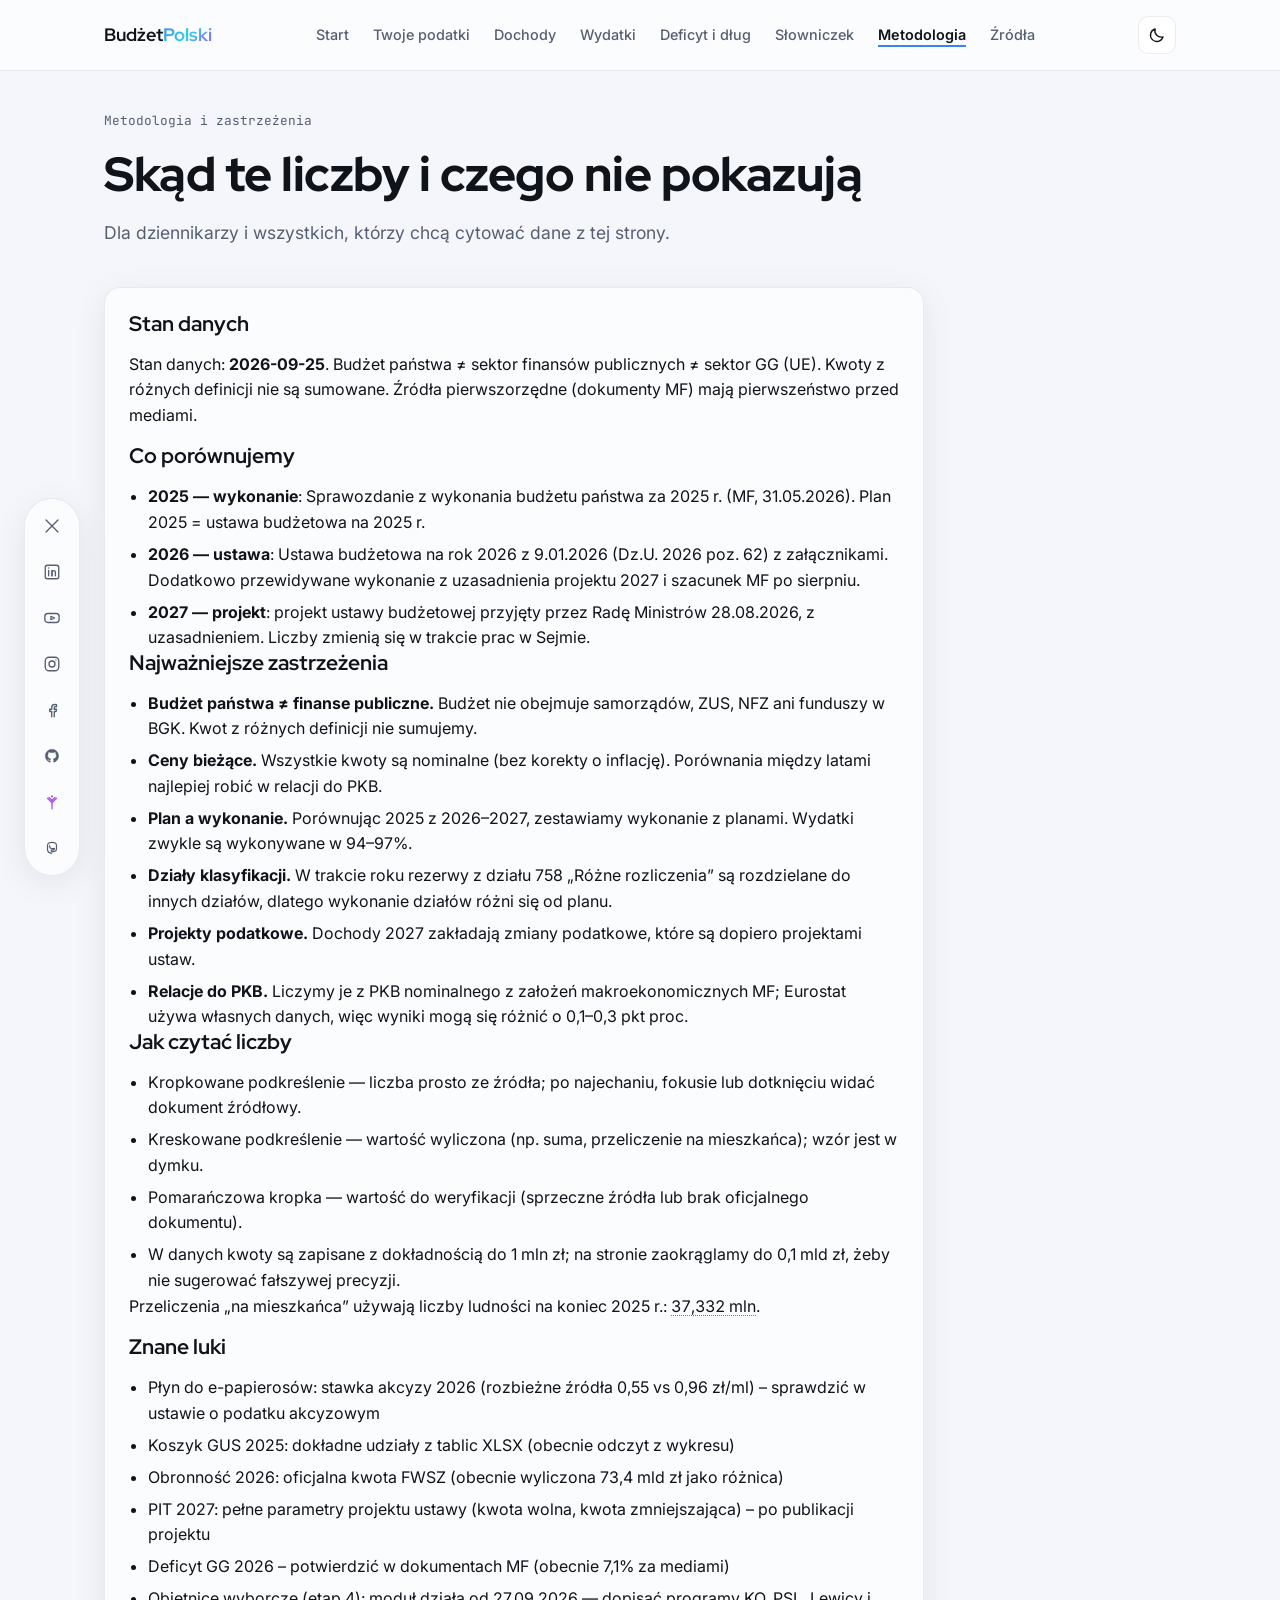
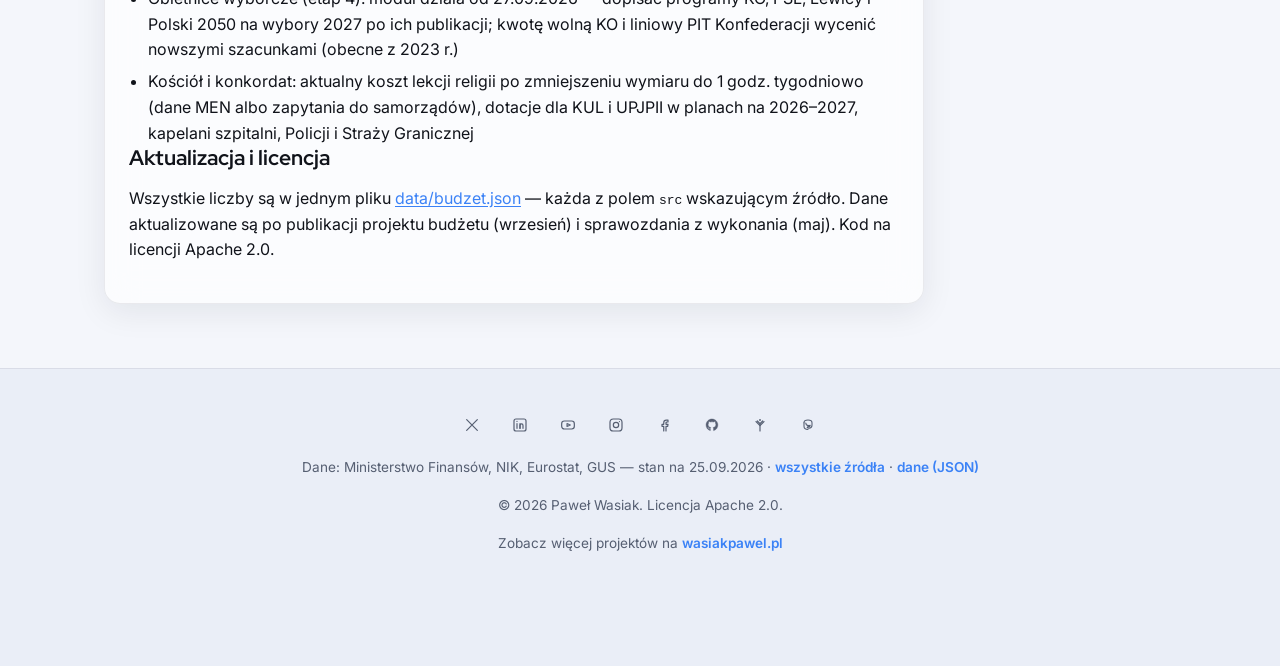
<file: metodologia.html>
<!DOCTYPE html>
<html lang="pl" data-theme="auto">
<head>
  <meta charset="UTF-8">
  <meta name="viewport" content="width=device-width, initial-scale=1.0">
  <title>Metodologia — Budżet Polski 2025–2027</title>
  <meta name="description" content="Metodologia i zastrzeżenia: skąd pochodzą dane o budżecie Polski i jak je czytać.">
  <meta name="color-scheme" content="light dark">

  <!-- ============================================================
       CZCIONKI
       Red Hat Display — nagłówki / elementy display
       Inter — tekst podstawowy
       JetBrains Mono — etykiety, dane, elementy techniczne
  ============================================================= -->
  <link rel="preconnect" href="https://fonts.googleapis.com">
  <link rel="preconnect" href="https://fonts.gstatic.com" crossorigin>
  <link href="https://fonts.googleapis.com/css2?family=Red+Hat+Display:wght@500;600;700;800&family=Inter:wght@400;500;600;700&family=JetBrains+Mono:wght@400;500&display=swap" rel="stylesheet">

  <link rel="icon" href="data:,">
  <link rel="stylesheet" href="assets/style.css">
  <script src="assets/app.js" defer></script>
</head>
<body data-page="metodologia">

  <a class="skip-link" href="#tresc">Przejdź do treści</a>

  <!-- ============================================================
       SPRITE SVG — ikony społecznościowe + ikony UI
       Wszystkie ikony rysowane jako linie (stroke="currentColor",
       fill="none"), żeby dziedziczyły kolor z CSS (motyw jasny/ciemny,
       hover itd.). Dodając nową ikonę: viewBox 0 0 24 24, stroke-width 1.8.
  ============================================================= -->
  <svg aria-hidden="true" style="position:absolute; width:0; height:0; overflow:hidden;" xmlns:c2pa="http://c2pa.org/manifest"><metadata><c2pa:manifest>[base64]/[base64]/[base64]/XiQ+HeYsdmwPZSiY3VybHgpc2VsZiNqdW1iZj1jMnBhLmFzc2VydGlvbnMvYzJwYS5oYXNoLmRhdGFkaGFzaFggM/[base64]/[base64]/3cyjxFA3Qo5S46fX0/ihY0VZ7mfb9KF703t5OjWDBWMA4GA1UdDwEB/wQEAwIHgDAVBgNVHSUEDjAMBgorBgEEAYPoXgIBMAwGA1UdEwEB/wQCMAAwHwYDVR0jBBgwFoAUzlHiBIFOZFsj+OPEz5o+nMHXXMIwCgYIKoZIzj0EAwMDZwAwZAIwMXMdFJ4BetLLVY7ORuE9noqbbAZOZn/aArXyTwFAZfKrPzxF2vPoJNf1+UCdg1XGAjBwX1zd9WGqYkqmL5SFqw1QySjr1zJfpJM9+1rdDwSPLMOPOjKuiXjoU/[base64]/DW0ENF5bpX8kakxbRk8RFtbDLn4sLwmVwWHOXWcnIvBjBlsS+Z+psugRUkqak80+/tByIybMmhYq0w8=</c2pa:manifest></metadata>
    <defs>

      <!-- X (Twitter) -->
      <symbol id="icon-x" viewBox="0 0 24 24">
        <path d="M4 4l16 16M20 4L4 20" stroke="currentColor" stroke-width="1.8" stroke-linecap="round" fill="none"/>
      </symbol>

      <!-- LinkedIn -->
      <symbol id="icon-linkedin" viewBox="0 0 24 24">
        <rect x="3" y="3" width="18" height="18" rx="3" stroke="currentColor" stroke-width="1.8" fill="none"/>
        <line x1="7.5" y1="10" x2="7.5" y2="17" stroke="currentColor" stroke-width="1.8" stroke-linecap="round"/>
        <circle cx="7.5" cy="6.7" r="0.9" fill="currentColor" stroke="none"/>
        <path d="M12 17v-4.2c0-1.6 1-2.6 2.4-2.6 1.3 0 2.1 1 2.1 2.6V17" stroke="currentColor" stroke-width="1.8" stroke-linecap="round" fill="none"/>
        <line x1="12" y1="10" x2="12" y2="17" stroke="currentColor" stroke-width="1.8" stroke-linecap="round"/>
      </symbol>

      <!-- YouTube -->
      <symbol id="icon-youtube" viewBox="0 0 24 24">
        <rect x="2.5" y="6" width="19" height="12" rx="4" stroke="currentColor" stroke-width="1.8" fill="none"/>
        <path d="M10.5 9.7l5 2.3-5 2.3z" stroke="currentColor" stroke-width="1.6" stroke-linejoin="round" fill="none"/>
      </symbol>

      <!-- Instagram -->
      <symbol id="icon-instagram" viewBox="0 0 24 24">
        <rect x="3" y="3" width="18" height="18" rx="5" stroke="currentColor" stroke-width="1.8" fill="none"/>
        <circle cx="12" cy="12" r="4" stroke="currentColor" stroke-width="1.8" fill="none"/>
        <circle cx="17.2" cy="6.8" r="0.9" fill="currentColor" stroke="none"/>
      </symbol>

      <!-- Facebook -->
      <symbol id="icon-facebook" viewBox="0 0 24 24">
        <path d="M15 21v-7h2.5l0.5-3H15V9c0-0.9 0.3-1.5 1.6-1.5H18V4.8C17.6 4.7 16.6 4.6 15.5 4.6c-2.3 0-3.9 1.4-3.9 4V11H9v3h2.6v7"
              stroke="currentColor" stroke-width="1.8" stroke-linejoin="round" stroke-linecap="round" fill="none"/>
      </symbol>

      <!-- GitHub -->
      <symbol id="icon-github" viewBox="0 0 24 24">
        <path d="M12 3c-4.9 0-8.9 4-8.9 9 0 3.9 2.5 7.2 6 8.4 0.3 0.1 0.5-0.1 0.5-0.4v-1.6c-2.5 0.5-3-1.1-3-1.1-0.4-1-1-1.3-1-1.3-0.8-0.5 0.1-0.5 0.1-0.5 0.9 0.1 1.4 0.9 1.4 0.9 0.8 1.4 2.1 1 2.6 0.7 0.1-0.6 0.3-1 0.6-1.3-2-0.2-4.1-1-4.1-4.4 0-1 0.3-1.8 0.9-2.4-0.1-0.2-0.4-1.1 0.1-2.4 0 0 0.8-0.2 2.5 0.9 0.7-0.2 1.5-0.3 2.3-0.3 0.8 0 1.6 0.1 2.3 0.3 1.7-1.1 2.5-0.9 2.5-0.9 0.5 1.3 0.2 2.2 0.1 2.4 0.6 0.6 0.9 1.4 0.9 2.4 0 3.4-2.1 4.2-4.1 4.4 0.3 0.3 0.6 0.9 0.6 1.7v2.5c0 0.3 0.2 0.5 0.5 0.4 3.5-1.2 6-4.5 6-8.4 0-5-4-9-8.9-9z"
              stroke="currentColor" stroke-width="0.6" stroke-linejoin="round" fill="currentColor"/>
      </symbol>

      <!-- Linktree (uproszczony motyw "drzewa/gałęzi") -->
      <symbol id="icon-linktree" viewBox="0 0 24 24">
        <line x1="12" y1="21" x2="12" y2="10" stroke="currentColor" stroke-width="1.8" stroke-linecap="round"/>
        <path d="M12 13L6 7M12 13l6-6M12 10L8 6M12 10l4-4" stroke="currentColor" stroke-width="1.8" stroke-linecap="round" fill="none"/>
        <circle cx="12" cy="4.5" r="1.4" fill="currentColor" stroke="none"/>
      </symbol>

      <!-- Mastodon -->
      <symbol id="icon-mastodon" viewBox="0 0 24 24">
        <path d="M6 8.5c0-2.5 1.8-4 6-4s6 1.5 6 4v4c0 2.7-2 4.3-4.6 4.3-1 0-1.9-0.3-2.6-0.9l1-1.6c0.4 0.3 0.9 0.5 1.5 0.5 1.2 0 2-0.7 2-1.9v-0.6c-0.6 0.4-1.4 0.6-2.3 0.6-2.6 0-4.3-1.5-4.3-3.9 0 0 0 0 0-0.1"
              stroke="currentColor" stroke-width="1.6" stroke-linejoin="round" stroke-linecap="round" fill="none"/>
        <path d="M6 8.5v5.5c0 2.7 1.9 4.8 6 4.8" stroke="currentColor" stroke-width="1.6" stroke-linecap="round" fill="none"/>
      </symbol>

      <!-- Ikony UI (motyw) -->
      <symbol id="icon-sun" viewBox="0 0 24 24">
        <circle cx="12" cy="12" r="4" stroke="currentColor" stroke-width="1.8" fill="none"/>
        <g stroke="currentColor" stroke-width="1.8" stroke-linecap="round">
          <line x1="12" y1="2.5" x2="12" y2="5"/>
          <line x1="12" y1="19" x2="12" y2="21.5"/>
          <line x1="2.5" y1="12" x2="5" y2="12"/>
          <line x1="19" y1="12" x2="21.5" y2="12"/>
          <line x1="4.9" y1="4.9" x2="6.6" y2="6.6"/>
          <line x1="17.4" y1="17.4" x2="19.1" y2="19.1"/>
          <line x1="4.9" y1="19.1" x2="6.6" y2="17.4"/>
          <line x1="17.4" y1="6.6" x2="19.1" y2="4.9"/>
        </g>
      </symbol>

      <symbol id="icon-moon" viewBox="0 0 24 24">
        <path d="M20 14.5A8.5 8.5 0 019.5 4 8.5 8.5 0 1020 14.5z" stroke="currentColor" stroke-width="1.8" stroke-linejoin="round" fill="none"/>
      </symbol>

    </defs>
  </svg>

  <!-- ============================================================
       NAGŁÓWEK / NAWIGACJA
       Ta sama nawigacja na każdej podstronie; aktywna ma aria-current.
  ============================================================= -->
  <header class="site-header">
    <div class="container site-header__inner">
      <a href="index.html" class="logo">Budżet<span class="logo__accent">Polski</span></a>

      <nav class="main-nav" aria-label="Nawigacja główna">
        <a href="index.html">Start</a>
        <a href="kalkulator.html">Twoje podatki</a>
        <a href="dochody.html">Dochody</a>
        <a href="wydatki.html">Wydatki</a>
        <a href="dlug.html">Deficyt i dług</a>
        <a href="slowniczek.html">Słowniczek</a>
        <a href="metodologia.html" aria-current="page">Metodologia</a>
        <a href="zrodla.html">Źródła</a>
      </nav>

      <button type="button" class="theme-toggle" id="themeToggle" aria-label="Przełącz tryb jasny/ciemny">
        <svg class="icon icon--sun" width="18" height="18" aria-hidden="true"><use href="#icon-sun"></use></svg>
        <svg class="icon icon--moon" width="18" height="18" aria-hidden="true"><use href="#icon-moon"></use></svg>
      </button>
    </div>
  </header>

  <main id="tresc">
    <p class="container data-status" id="data-status" role="status">Wczytywanie danych…</p>

    <section class="hero hero--page container">
      <p class="eyebrow">Metodologia i zastrzeżenia</p>
      <h1 class="hero__title">Skąd te liczby i czego nie pokazują</h1>
      <p class="hero__lead">Dla dziennikarzy i wszystkich, którzy chcą cytować dane z tej strony.</p>
    </section>

    <section class="about container">
      <div class="glass-card about__card prose">
        <h2>Stan danych</h2>
        <p id="meta-state"></p>

        <h2>Co porównujemy</h2>
        <ul class="list-tight">
          <li><strong>2025 — wykonanie</strong>: Sprawozdanie z wykonania budżetu państwa za 2025 r. (MF, 31.05.2026). Plan 2025 = ustawa budżetowa na 2025 r.</li>
          <li><strong>2026 — ustawa</strong>: Ustawa budżetowa na rok 2026 z 9.01.2026 (Dz.U. 2026 poz. 62) z załącznikami. Dodatkowo przewidywane wykonanie z uzasadnienia projektu 2027 i szacunek MF po sierpniu.</li>
          <li><strong>2027 — projekt</strong>: projekt ustawy budżetowej przyjęty przez Radę Ministrów 28.08.2026, z uzasadnieniem. Liczby zmienią się w trakcie prac w Sejmie.</li>
        </ul>

        <h2>Najważniejsze zastrzeżenia</h2>
        <ul class="list-tight">
          <li><strong>Budżet państwa ≠ finanse publiczne.</strong> Budżet nie obejmuje samorządów, ZUS, NFZ ani funduszy w BGK. Kwot z różnych definicji nie sumujemy.</li>
          <li><strong>Ceny bieżące.</strong> Wszystkie kwoty są nominalne (bez korekty o inflację). Porównania między latami najlepiej robić w relacji do PKB.</li>
          <li><strong>Plan a wykonanie.</strong> Porównując 2025 z 2026–2027, zestawiamy wykonanie z planami. Wydatki zwykle są wykonywane w 94–97%.</li>
          <li><strong>Działy klasyfikacji.</strong> W trakcie roku rezerwy z działu 758 „Różne rozliczenia” są rozdzielane do innych działów, dlatego wykonanie działów różni się od planu.</li>
          <li><strong>Projekty podatkowe.</strong> Dochody 2027 zakładają zmiany podatkowe, które są dopiero projektami ustaw.</li>
          <li><strong>Relacje do PKB.</strong> Liczymy je z PKB nominalnego z założeń makroekonomicznych MF; Eurostat używa własnych danych, więc wyniki mogą się różnić o 0,1–0,3 pkt proc.</li>
        </ul>

        <h2>Jak czytać liczby</h2>
        <ul class="list-tight">
          <li>Kropkowane podkreślenie — liczba prosto ze źródła; po najechaniu, fokusie lub dotknięciu widać dokument źródłowy.</li>
          <li>Kreskowane podkreślenie — wartość wyliczona (np. suma, przeliczenie na mieszkańca); wzór jest w dymku.</li>
          <li>Pomarańczowa kropka — wartość do weryfikacji (sprzeczne źródła lub brak oficjalnego dokumentu).</li>
          <li>W danych kwoty są zapisane z dokładnością do 1 mln zł; na stronie zaokrąglamy do 0,1 mld zł, żeby nie sugerować fałszywej precyzji.</li>
        </ul>
        <p id="pop"></p>

        <h2>Znane luki</h2>
        <div id="todo"></div>

        <h2>Aktualizacja i licencja</h2>
        <p>Wszystkie liczby są w jednym pliku <a href="data/budzet.json">data/budzet.json</a> — każda z polem <code>src</code> wskazującym źródło. Dane aktualizowane są po publikacji projektu budżetu (wrzesień) i sprawozdania z wykonania (maj). Kod na licencji Apache 2.0.</p>
      </div>
    </section>

  </main>

  <!-- ============================================================
       SOCIAL FAB — stały, statyczny pasek linków autora
       Desktop (≥768px): pionowa kolumna, lewy dolny róg.
       Mobile (<768px): pozioma pigułka na dole ekranu.
       BEZ JS do rozwijania. Prawy dolny róg zarezerwowany dla CTA projektu.
  ============================================================= -->
  <nav class="social-fab" aria-label="Profile społecznościowe autora">
    <a href="https://x.com/panserhjertet" target="_blank" rel="noopener me" aria-label="X (Twitter)" class="social-fab__link">
      <svg class="icon" width="18" height="18" aria-hidden="true"><use href="#icon-x"></use></svg>
    </a>
    <a href="https://www.linkedin.com/in/pwasiak30/" target="_blank" rel="noopener me" aria-label="LinkedIn" class="social-fab__link">
      <svg class="icon" width="18" height="18" aria-hidden="true"><use href="#icon-linkedin"></use></svg>
    </a>
    <a href="https://www.youtube.com/@WasiakYT" target="_blank" rel="noopener me" aria-label="YouTube" class="social-fab__link">
      <svg class="icon" width="18" height="18" aria-hidden="true"><use href="#icon-youtube"></use></svg>
    </a>
    <a href="https://www.instagram.com/psychologia.wasiak/" target="_blank" rel="noopener me" aria-label="Instagram" class="social-fab__link">
      <svg class="icon" width="18" height="18" aria-hidden="true"><use href="#icon-instagram"></use></svg>
    </a>
    <a href="https://www.facebook.com/psychologia.wasiak" target="_blank" rel="noopener me" aria-label="Facebook" class="social-fab__link">
      <svg class="icon" width="18" height="18" aria-hidden="true"><use href="#icon-facebook"></use></svg>
    </a>
    <a href="https://github.com/pwasiak30" target="_blank" rel="noopener me" aria-label="GitHub" class="social-fab__link">
      <svg class="icon" width="18" height="18" aria-hidden="true"><use href="#icon-github"></use></svg>
    </a>
    <a href="https://linktree.wasiakpawel.pl/" target="_blank" rel="noopener me" aria-label="Linktree" class="social-fab__link social-fab__link--accent">
      <svg class="icon" width="18" height="18" aria-hidden="true"><use href="#icon-linktree"></use></svg>
    </a>
    <a href="https://mastodon.social/@s3in610" target="_blank" rel="noopener me" aria-label="Mastodon" class="social-fab__link">
      <svg class="icon" width="18" height="18" aria-hidden="true"><use href="#icon-mastodon"></use></svg>
    </a>
  </nav>

  <!-- ============================================================
       STOPKA — linki autora, licencja, portfolio, stan danych
  ============================================================= -->
  <footer class="site-footer">
    <div class="container site-footer__inner">

      <div class="social-links" aria-label="Profile społecznościowe autora">
        <a href="https://x.com/panserhjertet" target="_blank" rel="noopener me" aria-label="X (Twitter)">
          <svg class="icon" width="16" height="16" aria-hidden="true"><use href="#icon-x"></use></svg>
        </a>
        <a href="https://www.linkedin.com/in/pwasiak30/" target="_blank" rel="noopener me" aria-label="LinkedIn">
          <svg class="icon" width="16" height="16" aria-hidden="true"><use href="#icon-linkedin"></use></svg>
        </a>
        <a href="https://www.youtube.com/@WasiakYT" target="_blank" rel="noopener me" aria-label="YouTube">
          <svg class="icon" width="16" height="16" aria-hidden="true"><use href="#icon-youtube"></use></svg>
        </a>
        <a href="https://www.instagram.com/psychologia.wasiak/" target="_blank" rel="noopener me" aria-label="Instagram">
          <svg class="icon" width="16" height="16" aria-hidden="true"><use href="#icon-instagram"></use></svg>
        </a>
        <a href="https://www.facebook.com/psychologia.wasiak" target="_blank" rel="noopener me" aria-label="Facebook">
          <svg class="icon" width="16" height="16" aria-hidden="true"><use href="#icon-facebook"></use></svg>
        </a>
        <a href="https://github.com/pwasiak30" target="_blank" rel="noopener me" aria-label="GitHub">
          <svg class="icon" width="16" height="16" aria-hidden="true"><use href="#icon-github"></use></svg>
        </a>
        <a href="https://linktree.wasiakpawel.pl/" target="_blank" rel="noopener me" aria-label="Linktree" class="social-links__accent">
          <svg class="icon" width="16" height="16" aria-hidden="true"><use href="#icon-linktree"></use></svg>
        </a>
        <a href="https://mastodon.social/@s3in610" target="_blank" rel="noopener me" aria-label="Mastodon">
          <svg class="icon" width="16" height="16" aria-hidden="true"><use href="#icon-mastodon"></use></svg>
        </a>
      </div>

      <p class="site-footer__data">Dane: Ministerstwo Finansów, NIK, Eurostat, GUS — stan na 25.09.2026 · <a href="zrodla.html">wszystkie źródła</a> · <a href="data/budzet.json">dane (JSON)</a></p>
      <p class="site-footer__copyright">
        © <span id="currentYear">2026</span> Paweł Wasiak. Licencja Apache 2.0.
      </p>
      <p class="site-footer__portfolio">
        Zobacz więcej projektów na <a href="https://wasiakpawel.pl" target="_blank" rel="noopener">wasiakpawel.pl</a>
      </p>

    </div>
  </footer>

</body>
</html>
</file>
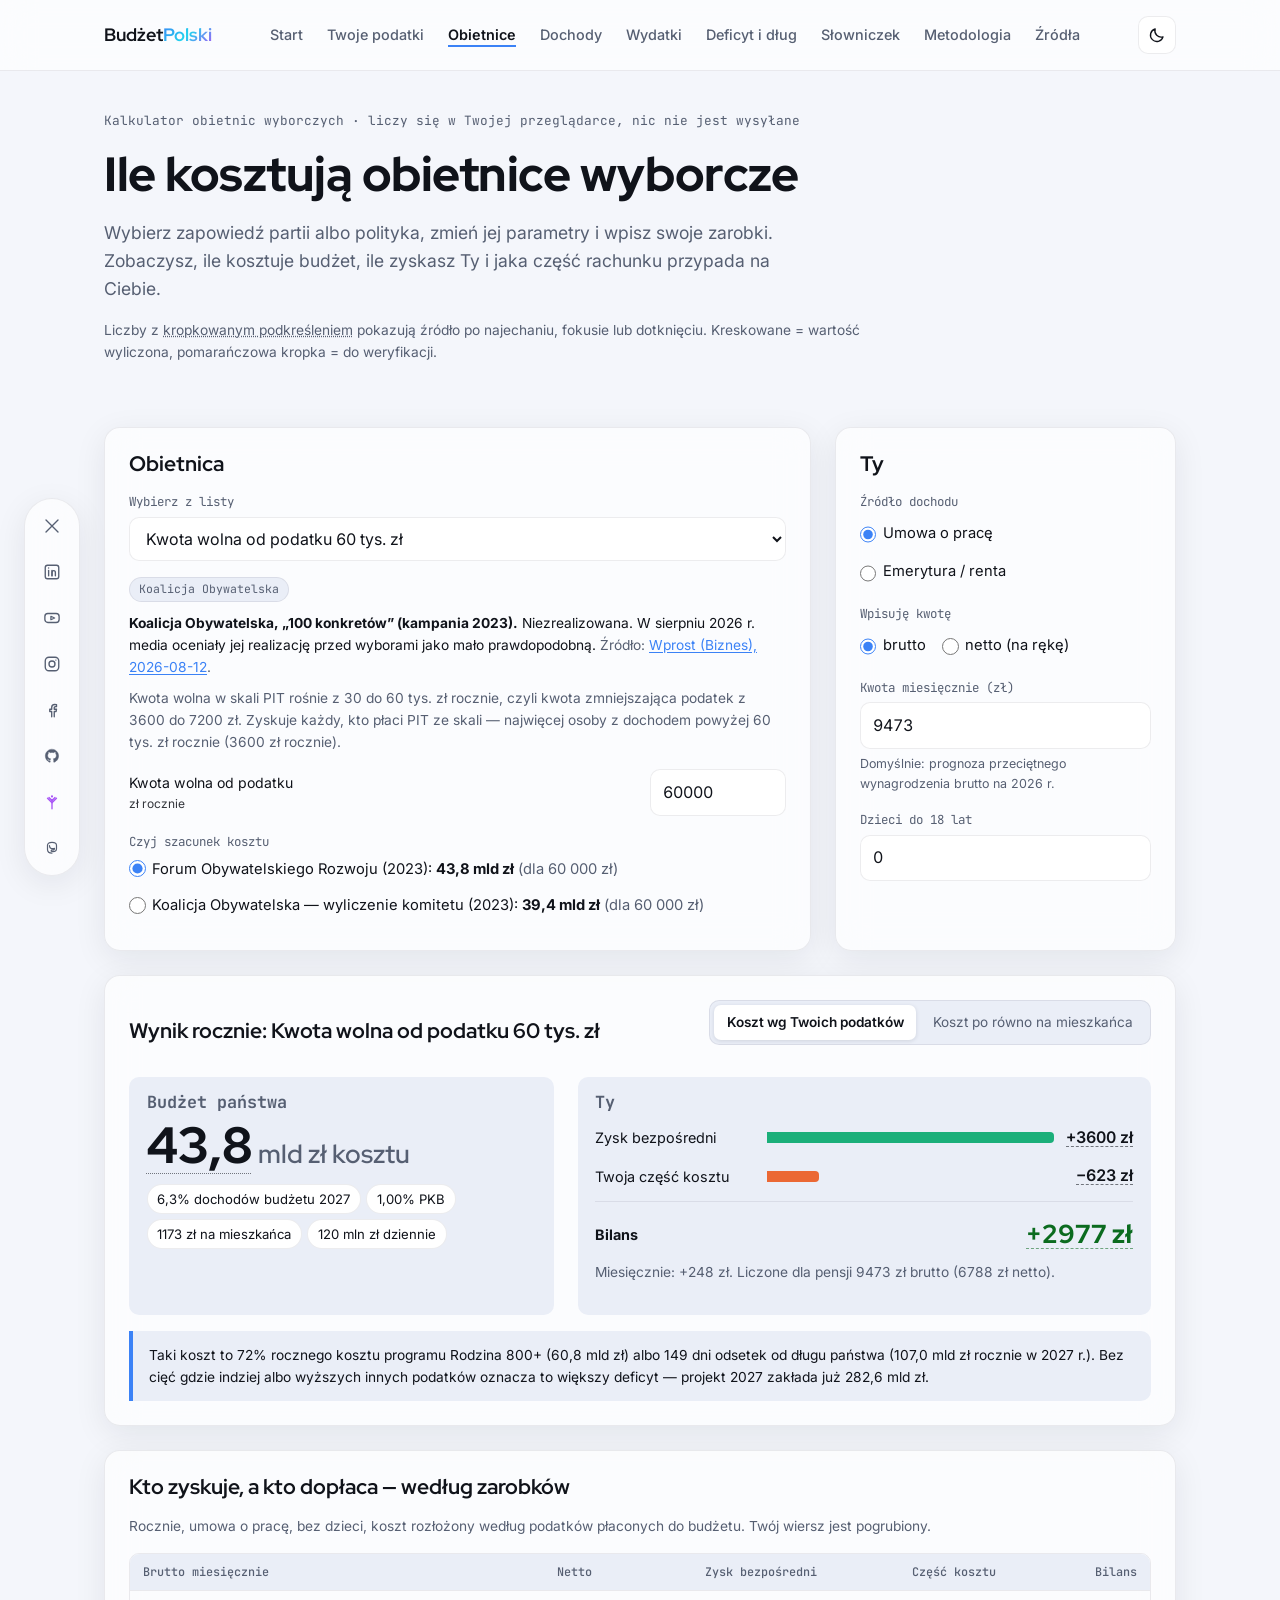
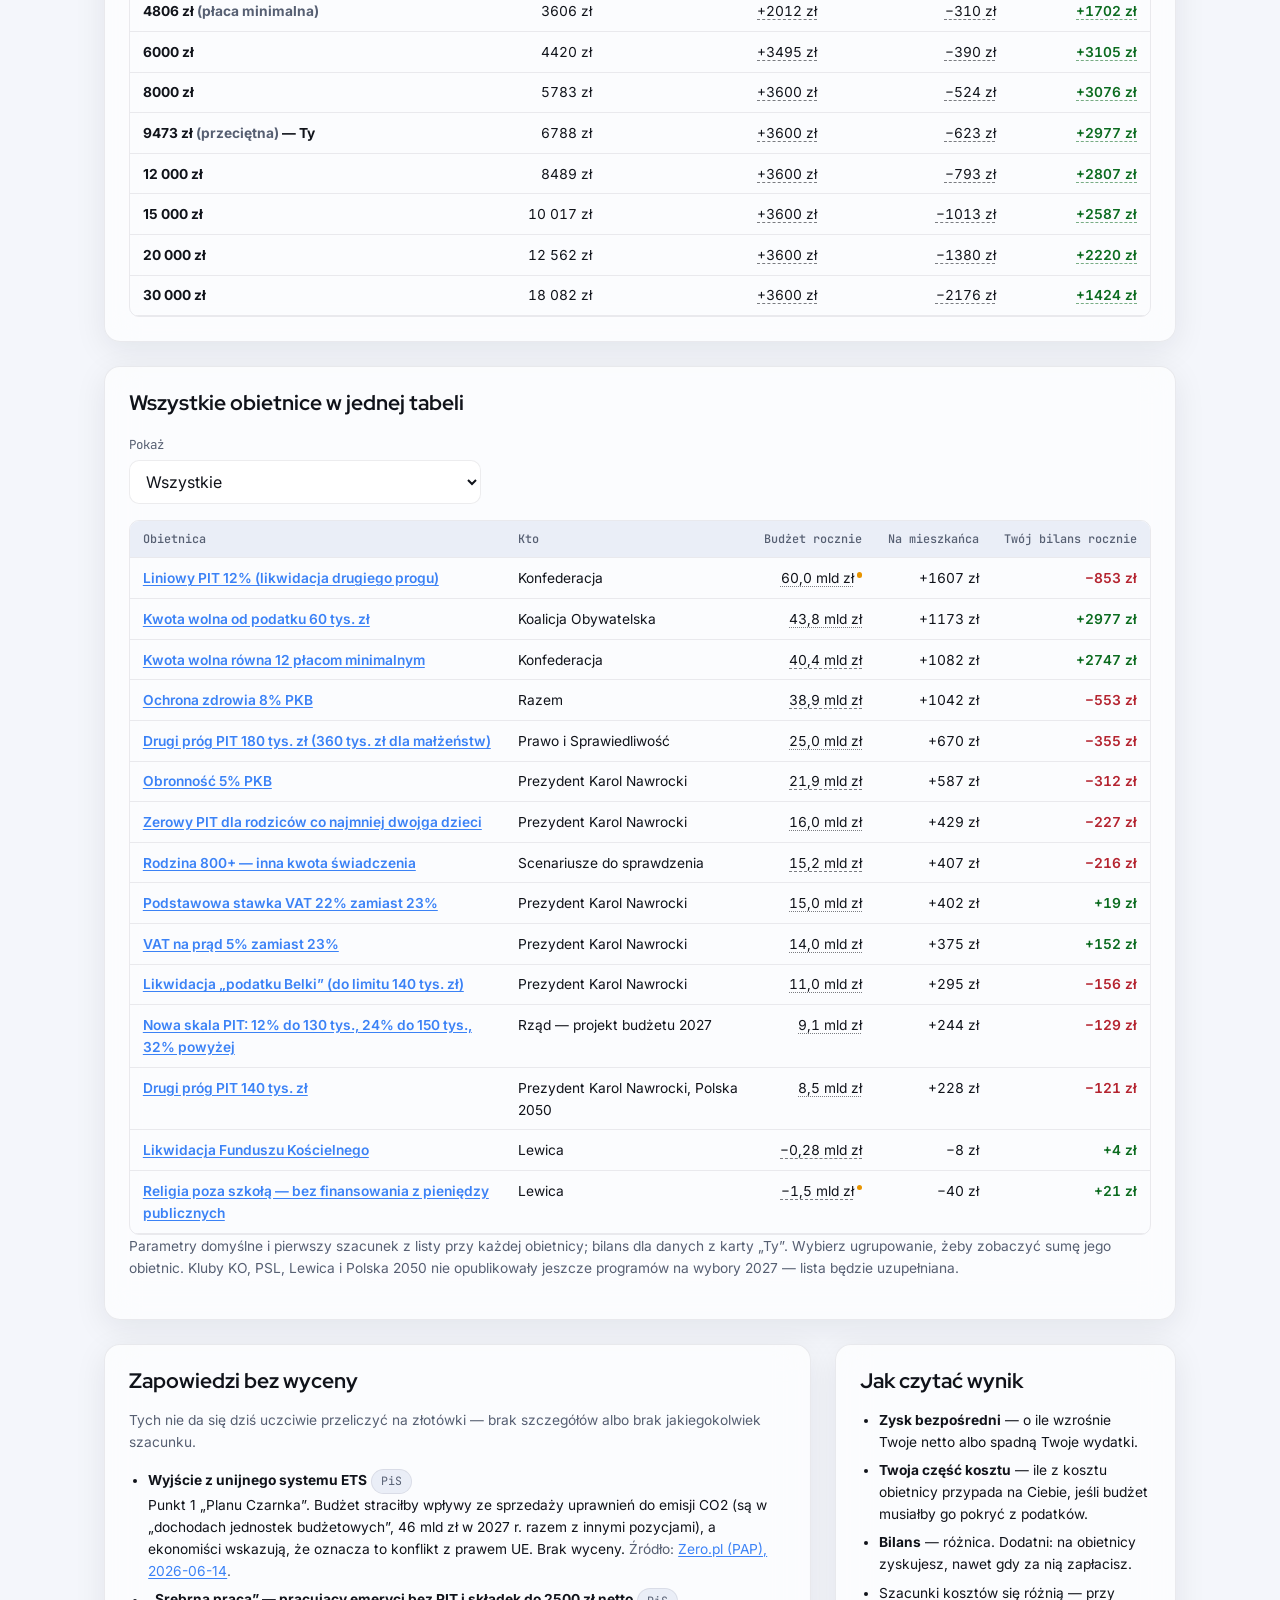
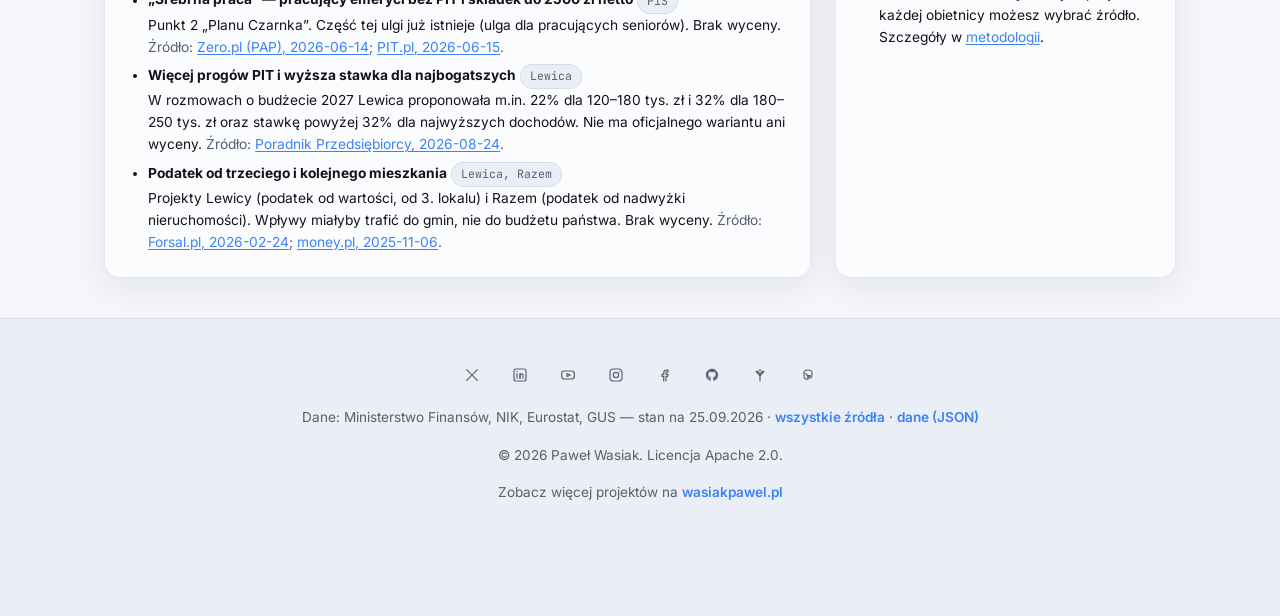
<file: obietnice.html>
<!DOCTYPE html>
<html lang="pl" data-theme="auto">
<head>
  <meta charset="UTF-8">
  <meta name="viewport" content="width=device-width, initial-scale=1.0">
  <title>Obietnice — Budżet Polski 2025–2027</title>
  <meta name="description" content="Kalkulator obietnic wyborczych: ile kosztuje budżet obniżka podatku, nowe świadczenie albo wyższe wydatki, ile zyskasz Ty i jaka część kosztu przypada na Ciebie.">
  <meta name="color-scheme" content="light dark">

  <!-- ============================================================
       CZCIONKI
       Red Hat Display — nagłówki / elementy display
       Inter — tekst podstawowy
       JetBrains Mono — etykiety, dane, elementy techniczne
  ============================================================= -->
  <link rel="preconnect" href="https://fonts.googleapis.com">
  <link rel="preconnect" href="https://fonts.gstatic.com" crossorigin>
  <link href="https://fonts.googleapis.com/css2?family=Red+Hat+Display:wght@500;600;700;800&family=Inter:wght@400;500;600;700&family=JetBrains+Mono:wght@400;500&display=swap" rel="stylesheet">

  <link rel="icon" href="data:,">
  <link rel="stylesheet" href="assets/style.css">
  <script src="assets/app.js" defer></script>
</head>
<body data-page="obietnice">

  <a class="skip-link" href="#tresc">Przejdź do treści</a>

  <!-- ============================================================
       SPRITE SVG — ikony społecznościowe + ikony UI
       Wszystkie ikony rysowane jako linie (stroke="currentColor",
       fill="none"), żeby dziedziczyły kolor z CSS (motyw jasny/ciemny,
       hover itd.). Dodając nową ikonę: viewBox 0 0 24 24, stroke-width 1.8.
  ============================================================= -->
  <svg aria-hidden="true" style="position:absolute; width:0; height:0; overflow:hidden;" xmlns:c2pa="http://c2pa.org/manifest"><metadata><c2pa:manifest>[base64]/[base64]/[base64]/XiQ+HeYsdmwPZSiY3VybHgpc2VsZiNqdW1iZj1jMnBhLmFzc2VydGlvbnMvYzJwYS5oYXNoLmRhdGFkaGFzaFggM/[base64]/[base64]/3cyjxFA3Qo5S46fX0/ihY0VZ7mfb9KF703t5OjWDBWMA4GA1UdDwEB/wQEAwIHgDAVBgNVHSUEDjAMBgorBgEEAYPoXgIBMAwGA1UdEwEB/wQCMAAwHwYDVR0jBBgwFoAUzlHiBIFOZFsj+OPEz5o+nMHXXMIwCgYIKoZIzj0EAwMDZwAwZAIwMXMdFJ4BetLLVY7ORuE9noqbbAZOZn/aArXyTwFAZfKrPzxF2vPoJNf1+UCdg1XGAjBwX1zd9WGqYkqmL5SFqw1QySjr1zJfpJM9+1rdDwSPLMOPOjKuiXjoU/[base64]/DW0ENF5bpX8kakxbRk8RFtbDLn4sLwmVwWHOXWcnIvBjBlsS+Z+psugRUkqak80+/tByIybMmhYq0w8=</c2pa:manifest></metadata>
    <defs>

      <!-- X (Twitter) -->
      <symbol id="icon-x" viewBox="0 0 24 24">
        <path d="M4 4l16 16M20 4L4 20" stroke="currentColor" stroke-width="1.8" stroke-linecap="round" fill="none"/>
      </symbol>

      <!-- LinkedIn -->
      <symbol id="icon-linkedin" viewBox="0 0 24 24">
        <rect x="3" y="3" width="18" height="18" rx="3" stroke="currentColor" stroke-width="1.8" fill="none"/>
        <line x1="7.5" y1="10" x2="7.5" y2="17" stroke="currentColor" stroke-width="1.8" stroke-linecap="round"/>
        <circle cx="7.5" cy="6.7" r="0.9" fill="currentColor" stroke="none"/>
        <path d="M12 17v-4.2c0-1.6 1-2.6 2.4-2.6 1.3 0 2.1 1 2.1 2.6V17" stroke="currentColor" stroke-width="1.8" stroke-linecap="round" fill="none"/>
        <line x1="12" y1="10" x2="12" y2="17" stroke="currentColor" stroke-width="1.8" stroke-linecap="round"/>
      </symbol>

      <!-- YouTube -->
      <symbol id="icon-youtube" viewBox="0 0 24 24">
        <rect x="2.5" y="6" width="19" height="12" rx="4" stroke="currentColor" stroke-width="1.8" fill="none"/>
        <path d="M10.5 9.7l5 2.3-5 2.3z" stroke="currentColor" stroke-width="1.6" stroke-linejoin="round" fill="none"/>
      </symbol>

      <!-- Instagram -->
      <symbol id="icon-instagram" viewBox="0 0 24 24">
        <rect x="3" y="3" width="18" height="18" rx="5" stroke="currentColor" stroke-width="1.8" fill="none"/>
        <circle cx="12" cy="12" r="4" stroke="currentColor" stroke-width="1.8" fill="none"/>
        <circle cx="17.2" cy="6.8" r="0.9" fill="currentColor" stroke="none"/>
      </symbol>

      <!-- Facebook -->
      <symbol id="icon-facebook" viewBox="0 0 24 24">
        <path d="M15 21v-7h2.5l0.5-3H15V9c0-0.9 0.3-1.5 1.6-1.5H18V4.8C17.6 4.7 16.6 4.6 15.5 4.6c-2.3 0-3.9 1.4-3.9 4V11H9v3h2.6v7"
              stroke="currentColor" stroke-width="1.8" stroke-linejoin="round" stroke-linecap="round" fill="none"/>
      </symbol>

      <!-- GitHub -->
      <symbol id="icon-github" viewBox="0 0 24 24">
        <path d="M12 3c-4.9 0-8.9 4-8.9 9 0 3.9 2.5 7.2 6 8.4 0.3 0.1 0.5-0.1 0.5-0.4v-1.6c-2.5 0.5-3-1.1-3-1.1-0.4-1-1-1.3-1-1.3-0.8-0.5 0.1-0.5 0.1-0.5 0.9 0.1 1.4 0.9 1.4 0.9 0.8 1.4 2.1 1 2.6 0.7 0.1-0.6 0.3-1 0.6-1.3-2-0.2-4.1-1-4.1-4.4 0-1 0.3-1.8 0.9-2.4-0.1-0.2-0.4-1.1 0.1-2.4 0 0 0.8-0.2 2.5 0.9 0.7-0.2 1.5-0.3 2.3-0.3 0.8 0 1.6 0.1 2.3 0.3 1.7-1.1 2.5-0.9 2.5-0.9 0.5 1.3 0.2 2.2 0.1 2.4 0.6 0.6 0.9 1.4 0.9 2.4 0 3.4-2.1 4.2-4.1 4.4 0.3 0.3 0.6 0.9 0.6 1.7v2.5c0 0.3 0.2 0.5 0.5 0.4 3.5-1.2 6-4.5 6-8.4 0-5-4-9-8.9-9z"
              stroke="currentColor" stroke-width="0.6" stroke-linejoin="round" fill="currentColor"/>
      </symbol>

      <!-- Linktree (uproszczony motyw "drzewa/gałęzi") -->
      <symbol id="icon-linktree" viewBox="0 0 24 24">
        <line x1="12" y1="21" x2="12" y2="10" stroke="currentColor" stroke-width="1.8" stroke-linecap="round"/>
        <path d="M12 13L6 7M12 13l6-6M12 10L8 6M12 10l4-4" stroke="currentColor" stroke-width="1.8" stroke-linecap="round" fill="none"/>
        <circle cx="12" cy="4.5" r="1.4" fill="currentColor" stroke="none"/>
      </symbol>

      <!-- Mastodon -->
      <symbol id="icon-mastodon" viewBox="0 0 24 24">
        <path d="M6 8.5c0-2.5 1.8-4 6-4s6 1.5 6 4v4c0 2.7-2 4.3-4.6 4.3-1 0-1.9-0.3-2.6-0.9l1-1.6c0.4 0.3 0.9 0.5 1.5 0.5 1.2 0 2-0.7 2-1.9v-0.6c-0.6 0.4-1.4 0.6-2.3 0.6-2.6 0-4.3-1.5-4.3-3.9 0 0 0 0 0-0.1"
              stroke="currentColor" stroke-width="1.6" stroke-linejoin="round" stroke-linecap="round" fill="none"/>
        <path d="M6 8.5v5.5c0 2.7 1.9 4.8 6 4.8" stroke="currentColor" stroke-width="1.6" stroke-linecap="round" fill="none"/>
      </symbol>

      <!-- Ikony UI (motyw) -->
      <symbol id="icon-sun" viewBox="0 0 24 24">
        <circle cx="12" cy="12" r="4" stroke="currentColor" stroke-width="1.8" fill="none"/>
        <g stroke="currentColor" stroke-width="1.8" stroke-linecap="round">
          <line x1="12" y1="2.5" x2="12" y2="5"/>
          <line x1="12" y1="19" x2="12" y2="21.5"/>
          <line x1="2.5" y1="12" x2="5" y2="12"/>
          <line x1="19" y1="12" x2="21.5" y2="12"/>
          <line x1="4.9" y1="4.9" x2="6.6" y2="6.6"/>
          <line x1="17.4" y1="17.4" x2="19.1" y2="19.1"/>
          <line x1="4.9" y1="19.1" x2="6.6" y2="17.4"/>
          <line x1="17.4" y1="6.6" x2="19.1" y2="4.9"/>
        </g>
      </symbol>

      <symbol id="icon-moon" viewBox="0 0 24 24">
        <path d="M20 14.5A8.5 8.5 0 019.5 4 8.5 8.5 0 1020 14.5z" stroke="currentColor" stroke-width="1.8" stroke-linejoin="round" fill="none"/>
      </symbol>

    </defs>
  </svg>

  <!-- ============================================================
       NAGŁÓWEK / NAWIGACJA
       Ta sama nawigacja na każdej podstronie; aktywna ma aria-current.
  ============================================================= -->
  <header class="site-header">
    <div class="container site-header__inner">
      <a href="index.html" class="logo">Budżet<span class="logo__accent">Polski</span></a>

      <nav class="main-nav" aria-label="Nawigacja główna">
        <a href="index.html">Start</a>
        <a href="kalkulator.html">Twoje podatki</a>
        <a href="obietnice.html" aria-current="page">Obietnice</a>
        <a href="dochody.html">Dochody</a>
        <a href="wydatki.html">Wydatki</a>
        <a href="dlug.html">Deficyt i dług</a>
        <a href="slowniczek.html">Słowniczek</a>
        <a href="metodologia.html">Metodologia</a>
        <a href="zrodla.html">Źródła</a>
      </nav>

      <button type="button" class="theme-toggle" id="themeToggle" aria-label="Przełącz tryb jasny/ciemny">
        <svg class="icon icon--sun" width="18" height="18" aria-hidden="true"><use href="#icon-sun"></use></svg>
        <svg class="icon icon--moon" width="18" height="18" aria-hidden="true"><use href="#icon-moon"></use></svg>
      </button>
    </div>
  </header>

  <main id="tresc">
    <p class="container data-status" id="data-status" role="status">Wczytywanie danych…</p>

    <section class="hero hero--page container">
      <p class="eyebrow">Kalkulator obietnic wyborczych · liczy się w Twojej przeglądarce, nic nie jest wysyłane</p>
      <h1 class="hero__title">Ile kosztują obietnice wyborcze</h1>
      <p class="hero__lead">Wybierz zapowiedź partii albo polityka, zmień jej parametry i wpisz swoje zarobki.
        Zobaczysz, ile kosztuje budżet, ile zyskasz Ty i jaka część rachunku przypada na Ciebie.</p>
      <p class="small muted">Liczby z <span style="text-decoration:underline dotted">kropkowanym podkreśleniem</span> pokazują źródło po najechaniu, fokusie lub dotknięciu. Kreskowane = wartość wyliczona, pomarańczowa kropka = do weryfikacji.</p>
    </section>

    <section class="bento container">
      <div class="bento-grid">

        <!-- WYBÓR OBIETNICY -->
        <article class="glass-card bento-item bento-item--wide">
          <h2>Obietnica</h2>
          <form id="ob-form" class="calc-form" novalidate>
            <label class="field">
              <span class="field__label">Wybierz z listy</span>
              <select id="ob-select" name="ob"></select>
            </label>
            <div class="ob-meta" id="ob-meta"></div>
            <div class="ob-params" id="ob-params"></div>
            <div id="ob-est"></div>
          </form>
        </article>

        <!-- DANE OSOBY -->
        <article class="glass-card bento-item">
          <h2>Ty</h2>
          <form id="ob-person" class="calc-form" novalidate>
            <fieldset class="choice">
              <legend>Źródło dochodu</legend>
              <label><input type="radio" name="typ" value="uop" checked> Umowa o pracę</label>
              <label><input type="radio" name="typ" value="emeryt"> Emerytura / renta</label>
            </fieldset>
            <fieldset class="choice">
              <legend>Wpisuję kwotę</legend>
              <label><input type="radio" name="tryb" value="brutto" checked> brutto</label>
              <label><input type="radio" name="tryb" value="netto"> netto (na rękę)</label>
            </fieldset>
            <label class="field">
              <span class="field__label">Kwota miesięcznie (zł)</span>
              <input type="number" id="ob-kwota" name="kwota" inputmode="decimal" min="0" max="1000000" step="1" value="9473">
              <span class="field__hint" id="ob-kwota-hint">Domyślnie: prognoza przeciętnego wynagrodzenia brutto na 2026 r.</span>
            </label>
            <label class="field">
              <span class="field__label">Dzieci do 18 lat</span>
              <input type="number" id="ob-dzieci" name="dzieci" inputmode="numeric" min="0" max="15" step="1" value="0">
            </label>
          </form>
        </article>

        <!-- WYNIK -->
        <article class="glass-card bento-item bento-item--full" aria-live="polite">
          <div class="ob-result-head">
            <h2 id="ob-result-title">Wynik rocznie</h2>
            <div class="seg" id="ob-fin" role="group" aria-label="Jak rozłożyć koszt">
              <button type="button" data-value="podatki" aria-pressed="true">Koszt wg Twoich podatków</button>
              <button type="button" data-value="rowno" aria-pressed="false">Koszt po równo na mieszkańca</button>
            </div>
          </div>
          <div class="ob-result">
            <section class="ob-panel" aria-labelledby="ob-h-budzet">
              <h3 id="ob-h-budzet" class="kpi__label">Budżet państwa</h3>
              <div id="ob-budget"></div>
            </section>
            <section class="ob-panel ob-panel--you" aria-labelledby="ob-h-ty">
              <h3 id="ob-h-ty" class="kpi__label">Ty</h3>
              <div id="ob-you"></div>
            </section>
          </div>
          <p class="callout small" id="ob-perspective"></p>
        </article>

        <!-- DRABINKA ZAROBKÓW -->
        <article class="glass-card bento-item bento-item--full">
          <h2>Kto zyskuje, a kto dopłaca — według zarobków</h2>
          <p class="muted small" id="ob-ladder-lead"></p>
          <div id="ob-ladder"></div>
        </article>

        <!-- ZESTAWIENIE -->
        <article class="glass-card bento-item bento-item--full">
          <h2>Wszystkie obietnice w jednej tabeli</h2>
          <label class="field field--inline">
            <span class="field__label">Pokaż</span>
            <select id="ob-filter"></select>
          </label>
          <div id="ob-table"></div>
          <p class="small muted" id="ob-table-note"></p>
        </article>

        <article class="glass-card bento-item bento-item--wide">
          <h2>Zapowiedzi bez wyceny</h2>
          <p class="muted small">Tych nie da się dziś uczciwie przeliczyć na złotówki — brak szczegółów albo brak jakiegokolwiek szacunku.</p>
          <div id="ob-unpriced"></div>
        </article>

        <article class="glass-card bento-item">
          <h2>Jak czytać wynik</h2>
          <ul class="list-tight small">
            <li><strong>Zysk bezpośredni</strong> — o ile wzrośnie Twoje netto albo spadną Twoje wydatki.</li>
            <li><strong>Twoja część kosztu</strong> — ile z kosztu obietnicy przypada na Ciebie, jeśli budżet musiałby go pokryć z podatków.</li>
            <li><strong>Bilans</strong> — różnica. Dodatni: na obietnicy zyskujesz, nawet gdy za nią zapłacisz.</li>
            <li>Szacunki kosztów się różnią — przy każdej obietnicy możesz wybrać źródło. Szczegóły w <a href="metodologia.html">metodologii</a>.</li>
          </ul>
        </article>

      </div>
    </section>

  </main>

  <!-- ============================================================
       SOCIAL FAB — stały, statyczny pasek linków autora
       Desktop (≥768px): pionowa kolumna, lewy dolny róg.
       Mobile (<768px): pozioma pigułka na dole ekranu.
       BEZ JS do rozwijania. Prawy dolny róg zarezerwowany dla CTA projektu.
  ============================================================= -->
  <nav class="social-fab" aria-label="Profile społecznościowe autora">
    <a href="https://x.com/panserhjertet" target="_blank" rel="noopener me" aria-label="X (Twitter)" class="social-fab__link">
      <svg class="icon" width="18" height="18" aria-hidden="true"><use href="#icon-x"></use></svg>
    </a>
    <a href="https://www.linkedin.com/in/pwasiak30/" target="_blank" rel="noopener me" aria-label="LinkedIn" class="social-fab__link">
      <svg class="icon" width="18" height="18" aria-hidden="true"><use href="#icon-linkedin"></use></svg>
    </a>
    <a href="https://www.youtube.com/@WasiakYT" target="_blank" rel="noopener me" aria-label="YouTube" class="social-fab__link">
      <svg class="icon" width="18" height="18" aria-hidden="true"><use href="#icon-youtube"></use></svg>
    </a>
    <a href="https://www.instagram.com/psychologia.wasiak/" target="_blank" rel="noopener me" aria-label="Instagram" class="social-fab__link">
      <svg class="icon" width="18" height="18" aria-hidden="true"><use href="#icon-instagram"></use></svg>
    </a>
    <a href="https://www.facebook.com/psychologia.wasiak" target="_blank" rel="noopener me" aria-label="Facebook" class="social-fab__link">
      <svg class="icon" width="18" height="18" aria-hidden="true"><use href="#icon-facebook"></use></svg>
    </a>
    <a href="https://github.com/pwasiak30" target="_blank" rel="noopener me" aria-label="GitHub" class="social-fab__link">
      <svg class="icon" width="18" height="18" aria-hidden="true"><use href="#icon-github"></use></svg>
    </a>
    <a href="https://linktree.wasiakpawel.pl/" target="_blank" rel="noopener me" aria-label="Linktree" class="social-fab__link social-fab__link--accent">
      <svg class="icon" width="18" height="18" aria-hidden="true"><use href="#icon-linktree"></use></svg>
    </a>
    <a href="https://mastodon.social/@s3in610" target="_blank" rel="noopener me" aria-label="Mastodon" class="social-fab__link">
      <svg class="icon" width="18" height="18" aria-hidden="true"><use href="#icon-mastodon"></use></svg>
    </a>
  </nav>

  <!-- ============================================================
       STOPKA — linki autora, licencja, portfolio, stan danych
  ============================================================= -->
  <footer class="site-footer">
    <div class="container site-footer__inner">

      <div class="social-links" aria-label="Profile społecznościowe autora">
        <a href="https://x.com/panserhjertet" target="_blank" rel="noopener me" aria-label="X (Twitter)">
          <svg class="icon" width="16" height="16" aria-hidden="true"><use href="#icon-x"></use></svg>
        </a>
        <a href="https://www.linkedin.com/in/pwasiak30/" target="_blank" rel="noopener me" aria-label="LinkedIn">
          <svg class="icon" width="16" height="16" aria-hidden="true"><use href="#icon-linkedin"></use></svg>
        </a>
        <a href="https://www.youtube.com/@WasiakYT" target="_blank" rel="noopener me" aria-label="YouTube">
          <svg class="icon" width="16" height="16" aria-hidden="true"><use href="#icon-youtube"></use></svg>
        </a>
        <a href="https://www.instagram.com/psychologia.wasiak/" target="_blank" rel="noopener me" aria-label="Instagram">
          <svg class="icon" width="16" height="16" aria-hidden="true"><use href="#icon-instagram"></use></svg>
        </a>
        <a href="https://www.facebook.com/psychologia.wasiak" target="_blank" rel="noopener me" aria-label="Facebook">
          <svg class="icon" width="16" height="16" aria-hidden="true"><use href="#icon-facebook"></use></svg>
        </a>
        <a href="https://github.com/pwasiak30" target="_blank" rel="noopener me" aria-label="GitHub">
          <svg class="icon" width="16" height="16" aria-hidden="true"><use href="#icon-github"></use></svg>
        </a>
        <a href="https://linktree.wasiakpawel.pl/" target="_blank" rel="noopener me" aria-label="Linktree" class="social-links__accent">
          <svg class="icon" width="16" height="16" aria-hidden="true"><use href="#icon-linktree"></use></svg>
        </a>
        <a href="https://mastodon.social/@s3in610" target="_blank" rel="noopener me" aria-label="Mastodon">
          <svg class="icon" width="16" height="16" aria-hidden="true"><use href="#icon-mastodon"></use></svg>
        </a>
      </div>

      <p class="site-footer__data">Dane: Ministerstwo Finansów, NIK, Eurostat, GUS — stan na 25.09.2026 · <a href="zrodla.html">wszystkie źródła</a> · <a href="data/budzet.json">dane (JSON)</a></p>
      <p class="site-footer__copyright">
        © <span id="currentYear">2026</span> Paweł Wasiak. Licencja Apache 2.0.
      </p>
      <p class="site-footer__portfolio">
        Zobacz więcej projektów na <a href="https://wasiakpawel.pl" target="_blank" rel="noopener">wasiakpawel.pl</a>
      </p>

    </div>
  </footer>

</body>
</html>
</file>
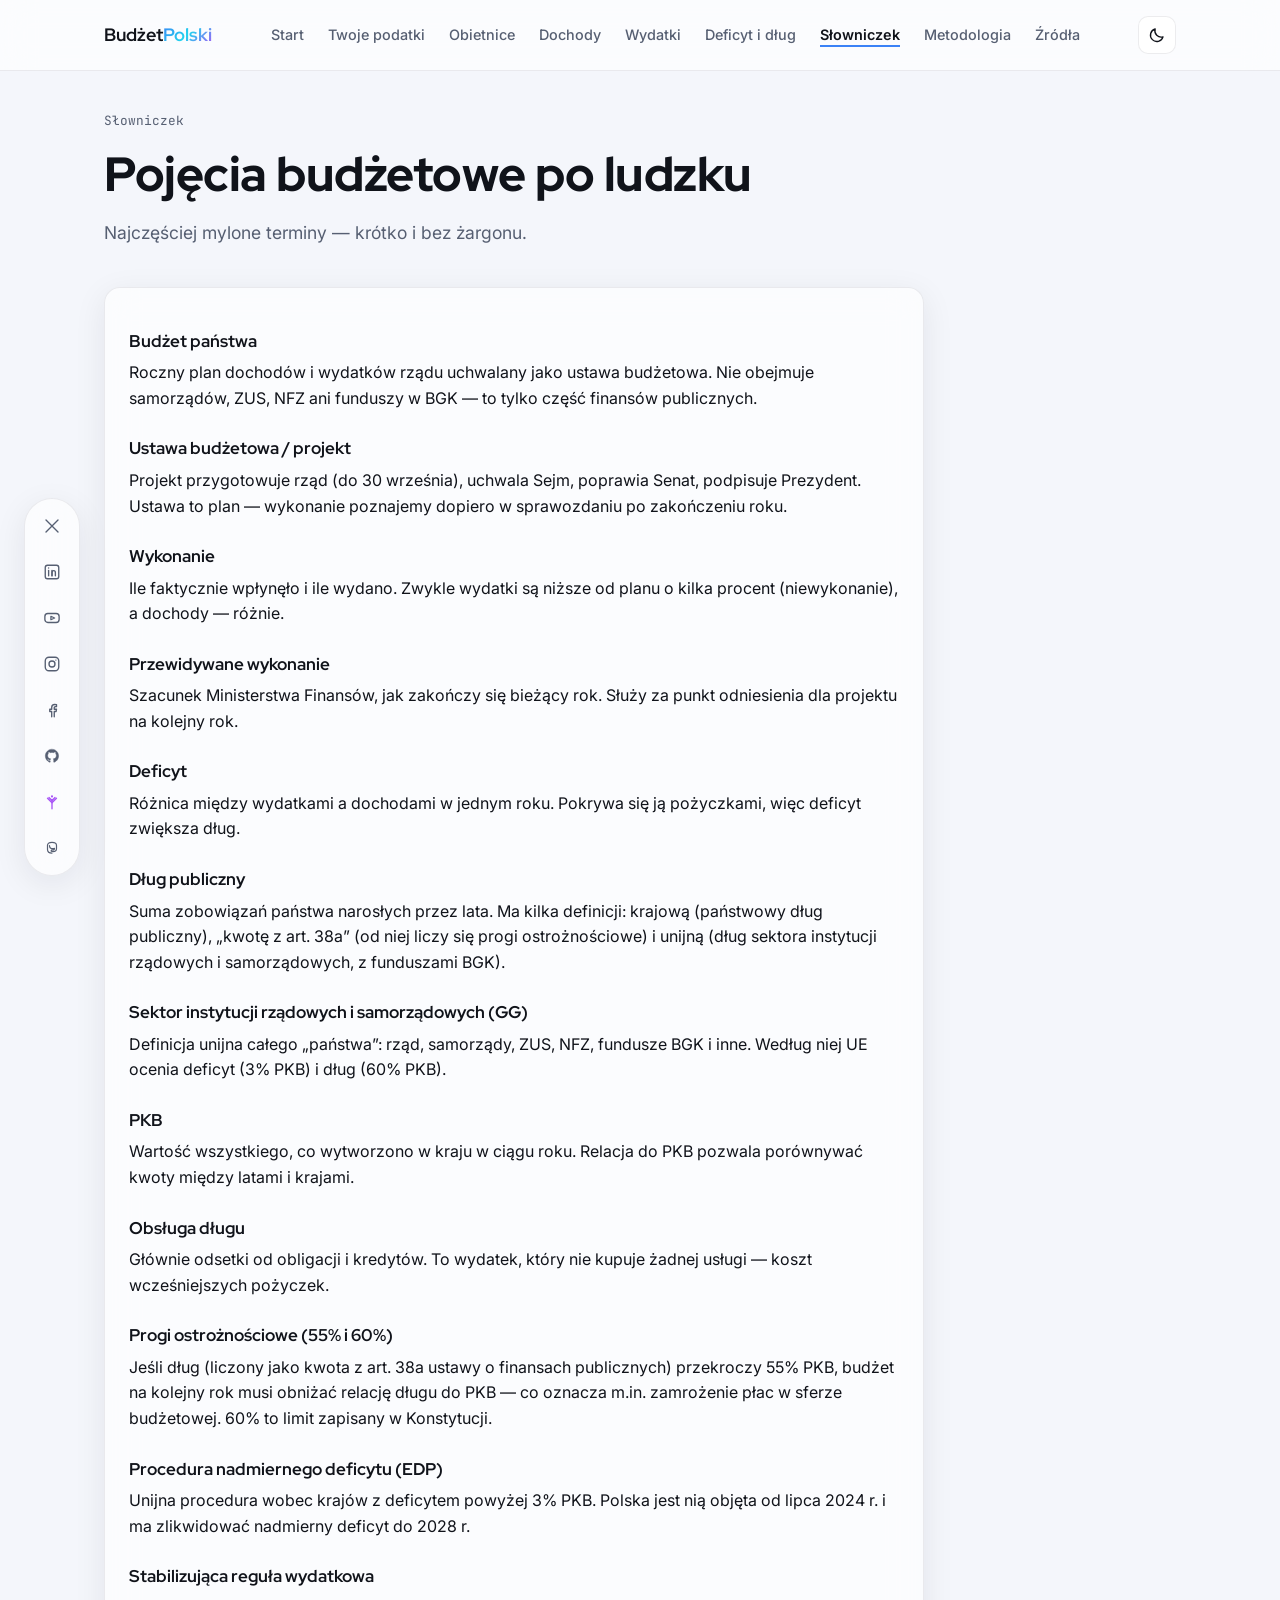
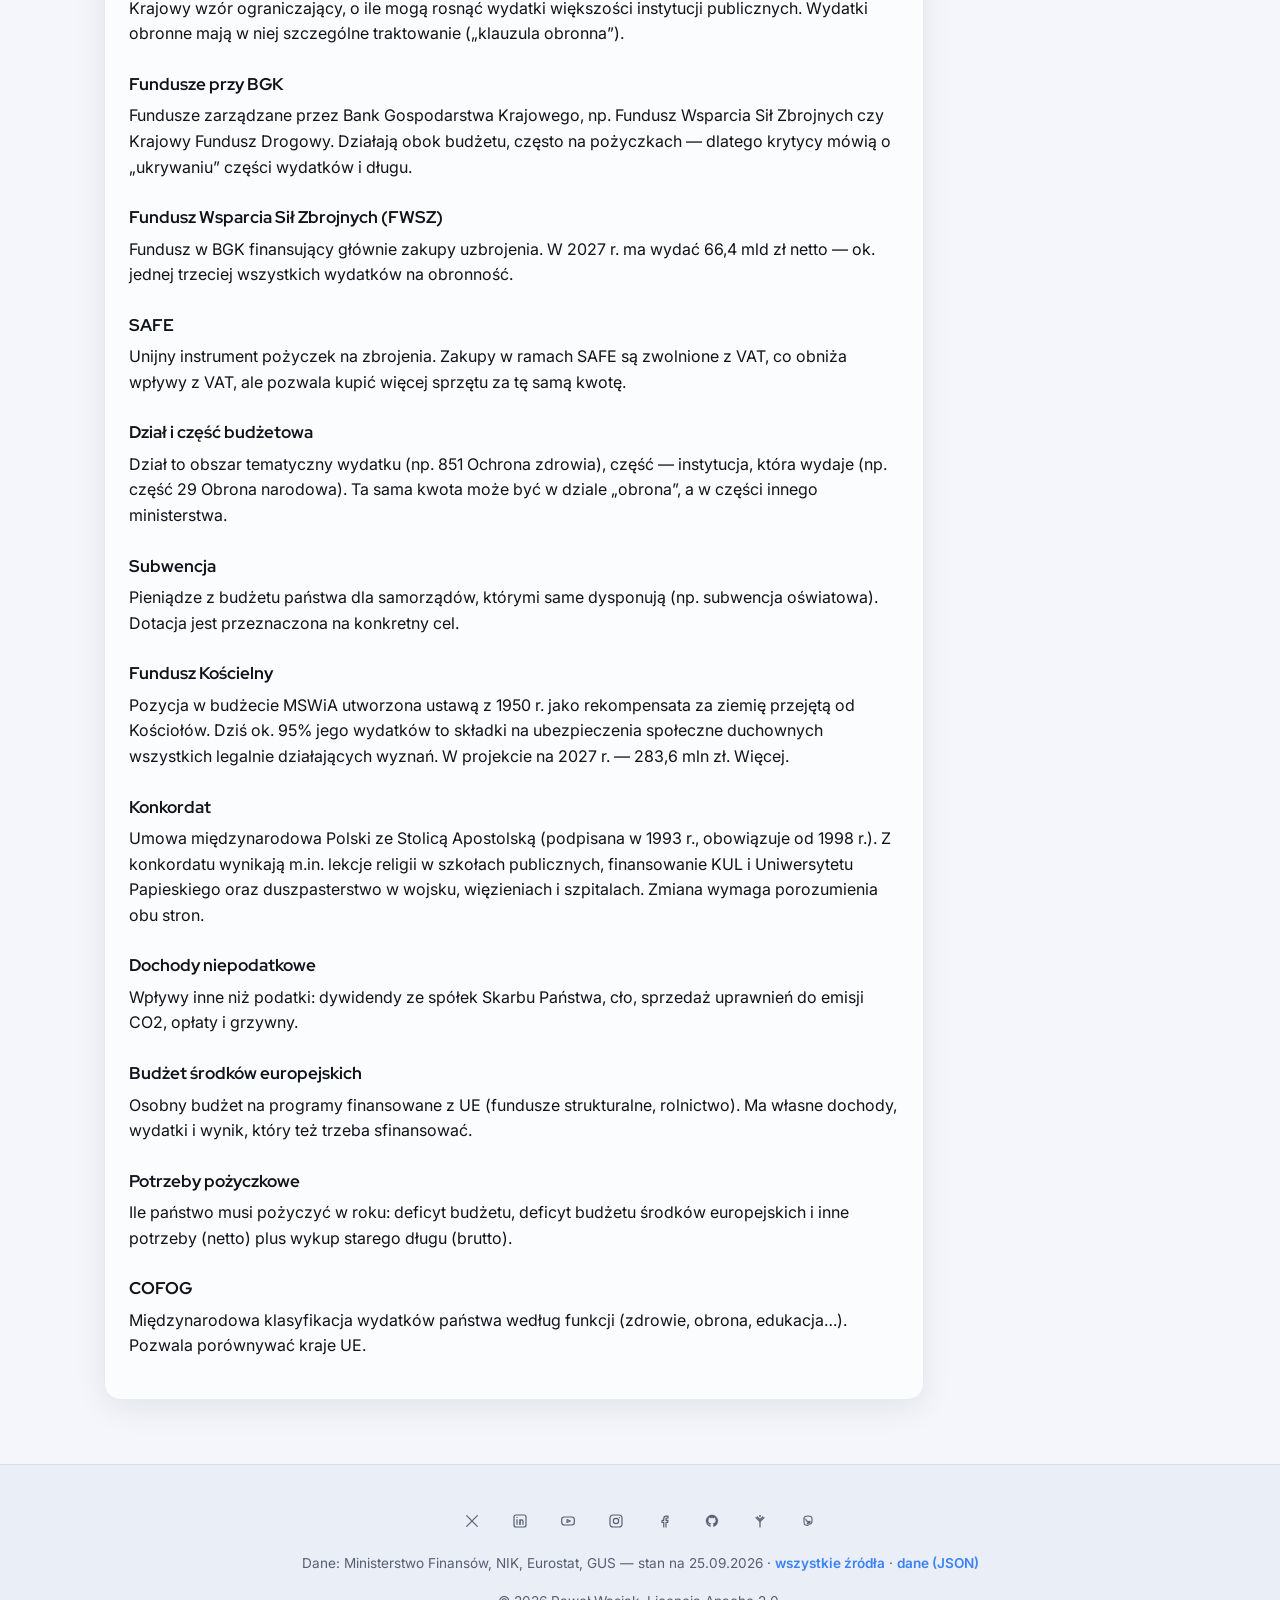
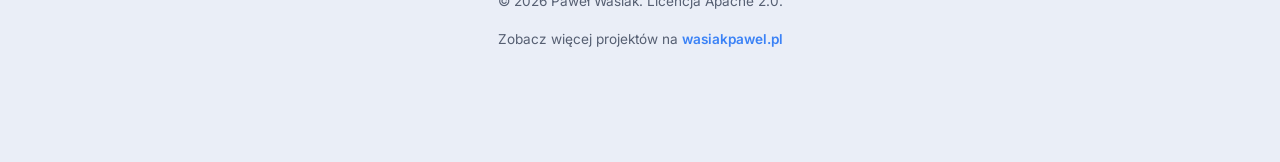
<file: slowniczek.html>
<!DOCTYPE html>
<html lang="pl" data-theme="auto">
<head>
  <meta charset="UTF-8">
  <meta name="viewport" content="width=device-width, initial-scale=1.0">
  <title>Słowniczek — Budżet Polski 2025–2027</title>
  <meta name="description" content="Słowniczek pojęć budżetowych: deficyt, dług, PKB, reguła wydatkowa, fundusze BGK i inne.">
  <meta name="color-scheme" content="light dark">

  <!-- ============================================================
       CZCIONKI
       Red Hat Display — nagłówki / elementy display
       Inter — tekst podstawowy
       JetBrains Mono — etykiety, dane, elementy techniczne
  ============================================================= -->
  <link rel="preconnect" href="https://fonts.googleapis.com">
  <link rel="preconnect" href="https://fonts.gstatic.com" crossorigin>
  <link href="https://fonts.googleapis.com/css2?family=Red+Hat+Display:wght@500;600;700;800&family=Inter:wght@400;500;600;700&family=JetBrains+Mono:wght@400;500&display=swap" rel="stylesheet">

  <link rel="icon" href="data:,">
  <link rel="stylesheet" href="assets/style.css">
  <script src="assets/app.js" defer></script>
</head>
<body data-page="slowniczek">

  <a class="skip-link" href="#tresc">Przejdź do treści</a>

  <!-- ============================================================
       SPRITE SVG — ikony społecznościowe + ikony UI
       Wszystkie ikony rysowane jako linie (stroke="currentColor",
       fill="none"), żeby dziedziczyły kolor z CSS (motyw jasny/ciemny,
       hover itd.). Dodając nową ikonę: viewBox 0 0 24 24, stroke-width 1.8.
  ============================================================= -->
  <svg aria-hidden="true" style="position:absolute; width:0; height:0; overflow:hidden;" xmlns:c2pa="http://c2pa.org/manifest"><metadata><c2pa:manifest>[base64]/[base64]/[base64]/XiQ+HeYsdmwPZSiY3VybHgpc2VsZiNqdW1iZj1jMnBhLmFzc2VydGlvbnMvYzJwYS5oYXNoLmRhdGFkaGFzaFggM/[base64]/[base64]/3cyjxFA3Qo5S46fX0/ihY0VZ7mfb9KF703t5OjWDBWMA4GA1UdDwEB/wQEAwIHgDAVBgNVHSUEDjAMBgorBgEEAYPoXgIBMAwGA1UdEwEB/wQCMAAwHwYDVR0jBBgwFoAUzlHiBIFOZFsj+OPEz5o+nMHXXMIwCgYIKoZIzj0EAwMDZwAwZAIwMXMdFJ4BetLLVY7ORuE9noqbbAZOZn/aArXyTwFAZfKrPzxF2vPoJNf1+UCdg1XGAjBwX1zd9WGqYkqmL5SFqw1QySjr1zJfpJM9+1rdDwSPLMOPOjKuiXjoU/[base64]/DW0ENF5bpX8kakxbRk8RFtbDLn4sLwmVwWHOXWcnIvBjBlsS+Z+psugRUkqak80+/tByIybMmhYq0w8=</c2pa:manifest></metadata>
    <defs>

      <!-- X (Twitter) -->
      <symbol id="icon-x" viewBox="0 0 24 24">
        <path d="M4 4l16 16M20 4L4 20" stroke="currentColor" stroke-width="1.8" stroke-linecap="round" fill="none"/>
      </symbol>

      <!-- LinkedIn -->
      <symbol id="icon-linkedin" viewBox="0 0 24 24">
        <rect x="3" y="3" width="18" height="18" rx="3" stroke="currentColor" stroke-width="1.8" fill="none"/>
        <line x1="7.5" y1="10" x2="7.5" y2="17" stroke="currentColor" stroke-width="1.8" stroke-linecap="round"/>
        <circle cx="7.5" cy="6.7" r="0.9" fill="currentColor" stroke="none"/>
        <path d="M12 17v-4.2c0-1.6 1-2.6 2.4-2.6 1.3 0 2.1 1 2.1 2.6V17" stroke="currentColor" stroke-width="1.8" stroke-linecap="round" fill="none"/>
        <line x1="12" y1="10" x2="12" y2="17" stroke="currentColor" stroke-width="1.8" stroke-linecap="round"/>
      </symbol>

      <!-- YouTube -->
      <symbol id="icon-youtube" viewBox="0 0 24 24">
        <rect x="2.5" y="6" width="19" height="12" rx="4" stroke="currentColor" stroke-width="1.8" fill="none"/>
        <path d="M10.5 9.7l5 2.3-5 2.3z" stroke="currentColor" stroke-width="1.6" stroke-linejoin="round" fill="none"/>
      </symbol>

      <!-- Instagram -->
      <symbol id="icon-instagram" viewBox="0 0 24 24">
        <rect x="3" y="3" width="18" height="18" rx="5" stroke="currentColor" stroke-width="1.8" fill="none"/>
        <circle cx="12" cy="12" r="4" stroke="currentColor" stroke-width="1.8" fill="none"/>
        <circle cx="17.2" cy="6.8" r="0.9" fill="currentColor" stroke="none"/>
      </symbol>

      <!-- Facebook -->
      <symbol id="icon-facebook" viewBox="0 0 24 24">
        <path d="M15 21v-7h2.5l0.5-3H15V9c0-0.9 0.3-1.5 1.6-1.5H18V4.8C17.6 4.7 16.6 4.6 15.5 4.6c-2.3 0-3.9 1.4-3.9 4V11H9v3h2.6v7"
              stroke="currentColor" stroke-width="1.8" stroke-linejoin="round" stroke-linecap="round" fill="none"/>
      </symbol>

      <!-- GitHub -->
      <symbol id="icon-github" viewBox="0 0 24 24">
        <path d="M12 3c-4.9 0-8.9 4-8.9 9 0 3.9 2.5 7.2 6 8.4 0.3 0.1 0.5-0.1 0.5-0.4v-1.6c-2.5 0.5-3-1.1-3-1.1-0.4-1-1-1.3-1-1.3-0.8-0.5 0.1-0.5 0.1-0.5 0.9 0.1 1.4 0.9 1.4 0.9 0.8 1.4 2.1 1 2.6 0.7 0.1-0.6 0.3-1 0.6-1.3-2-0.2-4.1-1-4.1-4.4 0-1 0.3-1.8 0.9-2.4-0.1-0.2-0.4-1.1 0.1-2.4 0 0 0.8-0.2 2.5 0.9 0.7-0.2 1.5-0.3 2.3-0.3 0.8 0 1.6 0.1 2.3 0.3 1.7-1.1 2.5-0.9 2.5-0.9 0.5 1.3 0.2 2.2 0.1 2.4 0.6 0.6 0.9 1.4 0.9 2.4 0 3.4-2.1 4.2-4.1 4.4 0.3 0.3 0.6 0.9 0.6 1.7v2.5c0 0.3 0.2 0.5 0.5 0.4 3.5-1.2 6-4.5 6-8.4 0-5-4-9-8.9-9z"
              stroke="currentColor" stroke-width="0.6" stroke-linejoin="round" fill="currentColor"/>
      </symbol>

      <!-- Linktree (uproszczony motyw "drzewa/gałęzi") -->
      <symbol id="icon-linktree" viewBox="0 0 24 24">
        <line x1="12" y1="21" x2="12" y2="10" stroke="currentColor" stroke-width="1.8" stroke-linecap="round"/>
        <path d="M12 13L6 7M12 13l6-6M12 10L8 6M12 10l4-4" stroke="currentColor" stroke-width="1.8" stroke-linecap="round" fill="none"/>
        <circle cx="12" cy="4.5" r="1.4" fill="currentColor" stroke="none"/>
      </symbol>

      <!-- Mastodon -->
      <symbol id="icon-mastodon" viewBox="0 0 24 24">
        <path d="M6 8.5c0-2.5 1.8-4 6-4s6 1.5 6 4v4c0 2.7-2 4.3-4.6 4.3-1 0-1.9-0.3-2.6-0.9l1-1.6c0.4 0.3 0.9 0.5 1.5 0.5 1.2 0 2-0.7 2-1.9v-0.6c-0.6 0.4-1.4 0.6-2.3 0.6-2.6 0-4.3-1.5-4.3-3.9 0 0 0 0 0-0.1"
              stroke="currentColor" stroke-width="1.6" stroke-linejoin="round" stroke-linecap="round" fill="none"/>
        <path d="M6 8.5v5.5c0 2.7 1.9 4.8 6 4.8" stroke="currentColor" stroke-width="1.6" stroke-linecap="round" fill="none"/>
      </symbol>

      <!-- Ikony UI (motyw) -->
      <symbol id="icon-sun" viewBox="0 0 24 24">
        <circle cx="12" cy="12" r="4" stroke="currentColor" stroke-width="1.8" fill="none"/>
        <g stroke="currentColor" stroke-width="1.8" stroke-linecap="round">
          <line x1="12" y1="2.5" x2="12" y2="5"/>
          <line x1="12" y1="19" x2="12" y2="21.5"/>
          <line x1="2.5" y1="12" x2="5" y2="12"/>
          <line x1="19" y1="12" x2="21.5" y2="12"/>
          <line x1="4.9" y1="4.9" x2="6.6" y2="6.6"/>
          <line x1="17.4" y1="17.4" x2="19.1" y2="19.1"/>
          <line x1="4.9" y1="19.1" x2="6.6" y2="17.4"/>
          <line x1="17.4" y1="6.6" x2="19.1" y2="4.9"/>
        </g>
      </symbol>

      <symbol id="icon-moon" viewBox="0 0 24 24">
        <path d="M20 14.5A8.5 8.5 0 019.5 4 8.5 8.5 0 1020 14.5z" stroke="currentColor" stroke-width="1.8" stroke-linejoin="round" fill="none"/>
      </symbol>

    </defs>
  </svg>

  <!-- ============================================================
       NAGŁÓWEK / NAWIGACJA
       Ta sama nawigacja na każdej podstronie; aktywna ma aria-current.
  ============================================================= -->
  <header class="site-header">
    <div class="container site-header__inner">
      <a href="index.html" class="logo">Budżet<span class="logo__accent">Polski</span></a>

      <nav class="main-nav" aria-label="Nawigacja główna">
        <a href="index.html">Start</a>
        <a href="kalkulator.html">Twoje podatki</a>
        <a href="obietnice.html">Obietnice</a>
        <a href="dochody.html">Dochody</a>
        <a href="wydatki.html">Wydatki</a>
        <a href="dlug.html">Deficyt i dług</a>
        <a href="slowniczek.html" aria-current="page">Słowniczek</a>
        <a href="metodologia.html">Metodologia</a>
        <a href="zrodla.html">Źródła</a>
      </nav>

      <button type="button" class="theme-toggle" id="themeToggle" aria-label="Przełącz tryb jasny/ciemny">
        <svg class="icon icon--sun" width="18" height="18" aria-hidden="true"><use href="#icon-sun"></use></svg>
        <svg class="icon icon--moon" width="18" height="18" aria-hidden="true"><use href="#icon-moon"></use></svg>
      </button>
    </div>
  </header>

  <main id="tresc">
    <p class="container data-status" id="data-status" role="status">Wczytywanie danych…</p>

    <section class="hero hero--page container">
      <p class="eyebrow">Słowniczek</p>
      <h1 class="hero__title">Pojęcia budżetowe po ludzku</h1>
      <p class="hero__lead">Najczęściej mylone terminy — krótko i bez żargonu.</p>
    </section>

    <section class="about container">
      <div class="glass-card about__card">
        <dl class="glossary">
          <dt id="budzet-panstwa">Budżet państwa</dt>
          <dd>Roczny plan dochodów i wydatków rządu uchwalany jako ustawa budżetowa. Nie obejmuje samorządów, ZUS, NFZ ani funduszy w BGK — to tylko część finansów publicznych.</dd>

          <dt id="ustawa-budzetowa">Ustawa budżetowa / projekt</dt>
          <dd>Projekt przygotowuje rząd (do 30 września), uchwala Sejm, poprawia Senat, podpisuje Prezydent. Ustawa to plan — wykonanie poznajemy dopiero w sprawozdaniu po zakończeniu roku.</dd>

          <dt id="wykonanie">Wykonanie</dt>
          <dd>Ile faktycznie wpłynęło i ile wydano. Zwykle wydatki są niższe od planu o kilka procent (niewykonanie), a dochody — różnie.</dd>

          <dt id="przewidywane-wykonanie">Przewidywane wykonanie</dt>
          <dd>Szacunek Ministerstwa Finansów, jak zakończy się bieżący rok. Służy za punkt odniesienia dla projektu na kolejny rok.</dd>

          <dt id="deficyt">Deficyt</dt>
          <dd>Różnica między wydatkami a dochodami w jednym roku. Pokrywa się ją pożyczkami, więc deficyt zwiększa dług.</dd>

          <dt id="dlug">Dług publiczny</dt>
          <dd>Suma zobowiązań państwa narosłych przez lata. Ma kilka definicji: krajową (państwowy dług publiczny), „kwotę z art. 38a” (od niej liczy się progi ostrożnościowe) i unijną (dług sektora instytucji rządowych i samorządowych, z funduszami BGK).</dd>

          <dt id="sektor-gg">Sektor instytucji rządowych i samorządowych (GG)</dt>
          <dd>Definicja unijna całego „państwa”: rząd, samorządy, ZUS, NFZ, fundusze BGK i inne. Według niej UE ocenia deficyt (3% PKB) i dług (60% PKB).</dd>

          <dt id="pkb">PKB</dt>
          <dd>Wartość wszystkiego, co wytworzono w kraju w ciągu roku. Relacja do PKB pozwala porównywać kwoty między latami i krajami.</dd>

          <dt id="obsluga-dlugu">Obsługa długu</dt>
          <dd>Głównie odsetki od obligacji i kredytów. To wydatek, który nie kupuje żadnej usługi — koszt wcześniejszych pożyczek.</dd>

          <dt id="progi">Progi ostrożnościowe (55% i 60%)</dt>
          <dd>Jeśli dług (liczony jako kwota z art. 38a ustawy o finansach publicznych) przekroczy 55% PKB, budżet na kolejny rok musi obniżać relację długu do PKB — co oznacza m.in. zamrożenie płac w sferze budżetowej. 60% to limit zapisany w Konstytucji.</dd>

          <dt id="edp">Procedura nadmiernego deficytu (EDP)</dt>
          <dd>Unijna procedura wobec krajów z deficytem powyżej 3% PKB. Polska jest nią objęta od lipca 2024 r. i ma zlikwidować nadmierny deficyt do 2028 r.</dd>

          <dt id="regula-wydatkowa">Stabilizująca reguła wydatkowa</dt>
          <dd>Krajowy wzór ograniczający, o ile mogą rosnąć wydatki większości instytucji publicznych. Wydatki obronne mają w niej szczególne traktowanie („klauzula obronna”).</dd>

          <dt id="bgk">Fundusze przy BGK</dt>
          <dd>Fundusze zarządzane przez Bank Gospodarstwa Krajowego, np. Fundusz Wsparcia Sił Zbrojnych czy Krajowy Fundusz Drogowy. Działają obok budżetu, często na pożyczkach — dlatego krytycy mówią o „ukrywaniu” części wydatków i długu.</dd>

          <dt id="fwsz">Fundusz Wsparcia Sił Zbrojnych (FWSZ)</dt>
          <dd>Fundusz w BGK finansujący głównie zakupy uzbrojenia. W 2027 r. ma wydać 66,4 mld zł netto — ok. jednej trzeciej wszystkich wydatków na obronność.</dd>

          <dt id="safe">SAFE</dt>
          <dd>Unijny instrument pożyczek na zbrojenia. Zakupy w ramach SAFE są zwolnione z VAT, co obniża wpływy z VAT, ale pozwala kupić więcej sprzętu za tę samą kwotę.</dd>

          <dt id="dzial">Dział i część budżetowa</dt>
          <dd>Dział to obszar tematyczny wydatku (np. 851 Ochrona zdrowia), część — instytucja, która wydaje (np. część 29 Obrona narodowa). Ta sama kwota może być w dziale „obrona”, a w części innego ministerstwa.</dd>

          <dt id="subwencja">Subwencja</dt>
          <dd>Pieniądze z budżetu państwa dla samorządów, którymi same dysponują (np. subwencja oświatowa). Dotacja jest przeznaczona na konkretny cel.</dd>

          <dt id="fundusz-koscielny">Fundusz Kościelny</dt>
          <dd>Pozycja w budżecie MSWiA utworzona ustawą z 1950 r. jako rekompensata za ziemię przejętą od Kościołów. Dziś ok. 95% jego wydatków to składki na ubezpieczenia społeczne duchownych wszystkich legalnie działających wyznań. W projekcie na 2027 r. — 283,6 mln zł. <a href="wydatki.html#kosciol">Więcej</a>.</dd>

          <dt id="konkordat">Konkordat</dt>
          <dd>Umowa międzynarodowa Polski ze Stolicą Apostolską (podpisana w 1993 r., obowiązuje od 1998 r.). Z konkordatu wynikają m.in. lekcje religii w szkołach publicznych, finansowanie KUL i Uniwersytetu Papieskiego oraz duszpasterstwo w wojsku, więzieniach i szpitalach. Zmiana wymaga porozumienia obu stron.</dd>

          <dt id="dochody-niepodatkowe">Dochody niepodatkowe</dt>
          <dd>Wpływy inne niż podatki: dywidendy ze spółek Skarbu Państwa, cło, sprzedaż uprawnień do emisji CO2, opłaty i grzywny.</dd>

          <dt id="bse">Budżet środków europejskich</dt>
          <dd>Osobny budżet na programy finansowane z UE (fundusze strukturalne, rolnictwo). Ma własne dochody, wydatki i wynik, który też trzeba sfinansować.</dd>

          <dt id="potrzeby-pozyczkowe">Potrzeby pożyczkowe</dt>
          <dd>Ile państwo musi pożyczyć w roku: deficyt budżetu, deficyt budżetu środków europejskich i inne potrzeby (netto) plus wykup starego długu (brutto).</dd>

          <dt id="cofog">COFOG</dt>
          <dd>Międzynarodowa klasyfikacja wydatków państwa według funkcji (zdrowie, obrona, edukacja…). Pozwala porównywać kraje UE.</dd>
        </dl>
      </div>
    </section>

  </main>

  <!-- ============================================================
       SOCIAL FAB — stały, statyczny pasek linków autora
       Desktop (≥768px): pionowa kolumna, lewy dolny róg.
       Mobile (<768px): pozioma pigułka na dole ekranu.
       BEZ JS do rozwijania. Prawy dolny róg zarezerwowany dla CTA projektu.
  ============================================================= -->
  <nav class="social-fab" aria-label="Profile społecznościowe autora">
    <a href="https://x.com/panserhjertet" target="_blank" rel="noopener me" aria-label="X (Twitter)" class="social-fab__link">
      <svg class="icon" width="18" height="18" aria-hidden="true"><use href="#icon-x"></use></svg>
    </a>
    <a href="https://www.linkedin.com/in/pwasiak30/" target="_blank" rel="noopener me" aria-label="LinkedIn" class="social-fab__link">
      <svg class="icon" width="18" height="18" aria-hidden="true"><use href="#icon-linkedin"></use></svg>
    </a>
    <a href="https://www.youtube.com/@WasiakYT" target="_blank" rel="noopener me" aria-label="YouTube" class="social-fab__link">
      <svg class="icon" width="18" height="18" aria-hidden="true"><use href="#icon-youtube"></use></svg>
    </a>
    <a href="https://www.instagram.com/psychologia.wasiak/" target="_blank" rel="noopener me" aria-label="Instagram" class="social-fab__link">
      <svg class="icon" width="18" height="18" aria-hidden="true"><use href="#icon-instagram"></use></svg>
    </a>
    <a href="https://www.facebook.com/psychologia.wasiak" target="_blank" rel="noopener me" aria-label="Facebook" class="social-fab__link">
      <svg class="icon" width="18" height="18" aria-hidden="true"><use href="#icon-facebook"></use></svg>
    </a>
    <a href="https://github.com/pwasiak30" target="_blank" rel="noopener me" aria-label="GitHub" class="social-fab__link">
      <svg class="icon" width="18" height="18" aria-hidden="true"><use href="#icon-github"></use></svg>
    </a>
    <a href="https://linktree.wasiakpawel.pl/" target="_blank" rel="noopener me" aria-label="Linktree" class="social-fab__link social-fab__link--accent">
      <svg class="icon" width="18" height="18" aria-hidden="true"><use href="#icon-linktree"></use></svg>
    </a>
    <a href="https://mastodon.social/@s3in610" target="_blank" rel="noopener me" aria-label="Mastodon" class="social-fab__link">
      <svg class="icon" width="18" height="18" aria-hidden="true"><use href="#icon-mastodon"></use></svg>
    </a>
  </nav>

  <!-- ============================================================
       STOPKA — linki autora, licencja, portfolio, stan danych
  ============================================================= -->
  <footer class="site-footer">
    <div class="container site-footer__inner">

      <div class="social-links" aria-label="Profile społecznościowe autora">
        <a href="https://x.com/panserhjertet" target="_blank" rel="noopener me" aria-label="X (Twitter)">
          <svg class="icon" width="16" height="16" aria-hidden="true"><use href="#icon-x"></use></svg>
        </a>
        <a href="https://www.linkedin.com/in/pwasiak30/" target="_blank" rel="noopener me" aria-label="LinkedIn">
          <svg class="icon" width="16" height="16" aria-hidden="true"><use href="#icon-linkedin"></use></svg>
        </a>
        <a href="https://www.youtube.com/@WasiakYT" target="_blank" rel="noopener me" aria-label="YouTube">
          <svg class="icon" width="16" height="16" aria-hidden="true"><use href="#icon-youtube"></use></svg>
        </a>
        <a href="https://www.instagram.com/psychologia.wasiak/" target="_blank" rel="noopener me" aria-label="Instagram">
          <svg class="icon" width="16" height="16" aria-hidden="true"><use href="#icon-instagram"></use></svg>
        </a>
        <a href="https://www.facebook.com/psychologia.wasiak" target="_blank" rel="noopener me" aria-label="Facebook">
          <svg class="icon" width="16" height="16" aria-hidden="true"><use href="#icon-facebook"></use></svg>
        </a>
        <a href="https://github.com/pwasiak30" target="_blank" rel="noopener me" aria-label="GitHub">
          <svg class="icon" width="16" height="16" aria-hidden="true"><use href="#icon-github"></use></svg>
        </a>
        <a href="https://linktree.wasiakpawel.pl/" target="_blank" rel="noopener me" aria-label="Linktree" class="social-links__accent">
          <svg class="icon" width="16" height="16" aria-hidden="true"><use href="#icon-linktree"></use></svg>
        </a>
        <a href="https://mastodon.social/@s3in610" target="_blank" rel="noopener me" aria-label="Mastodon">
          <svg class="icon" width="16" height="16" aria-hidden="true"><use href="#icon-mastodon"></use></svg>
        </a>
      </div>

      <p class="site-footer__data">Dane: Ministerstwo Finansów, NIK, Eurostat, GUS — stan na 25.09.2026 · <a href="zrodla.html">wszystkie źródła</a> · <a href="data/budzet.json">dane (JSON)</a></p>
      <p class="site-footer__copyright">
        © <span id="currentYear">2026</span> Paweł Wasiak. Licencja Apache 2.0.
      </p>
      <p class="site-footer__portfolio">
        Zobacz więcej projektów na <a href="https://wasiakpawel.pl" target="_blank" rel="noopener">wasiakpawel.pl</a>
      </p>

    </div>
  </footer>

</body>
</html>
</file>
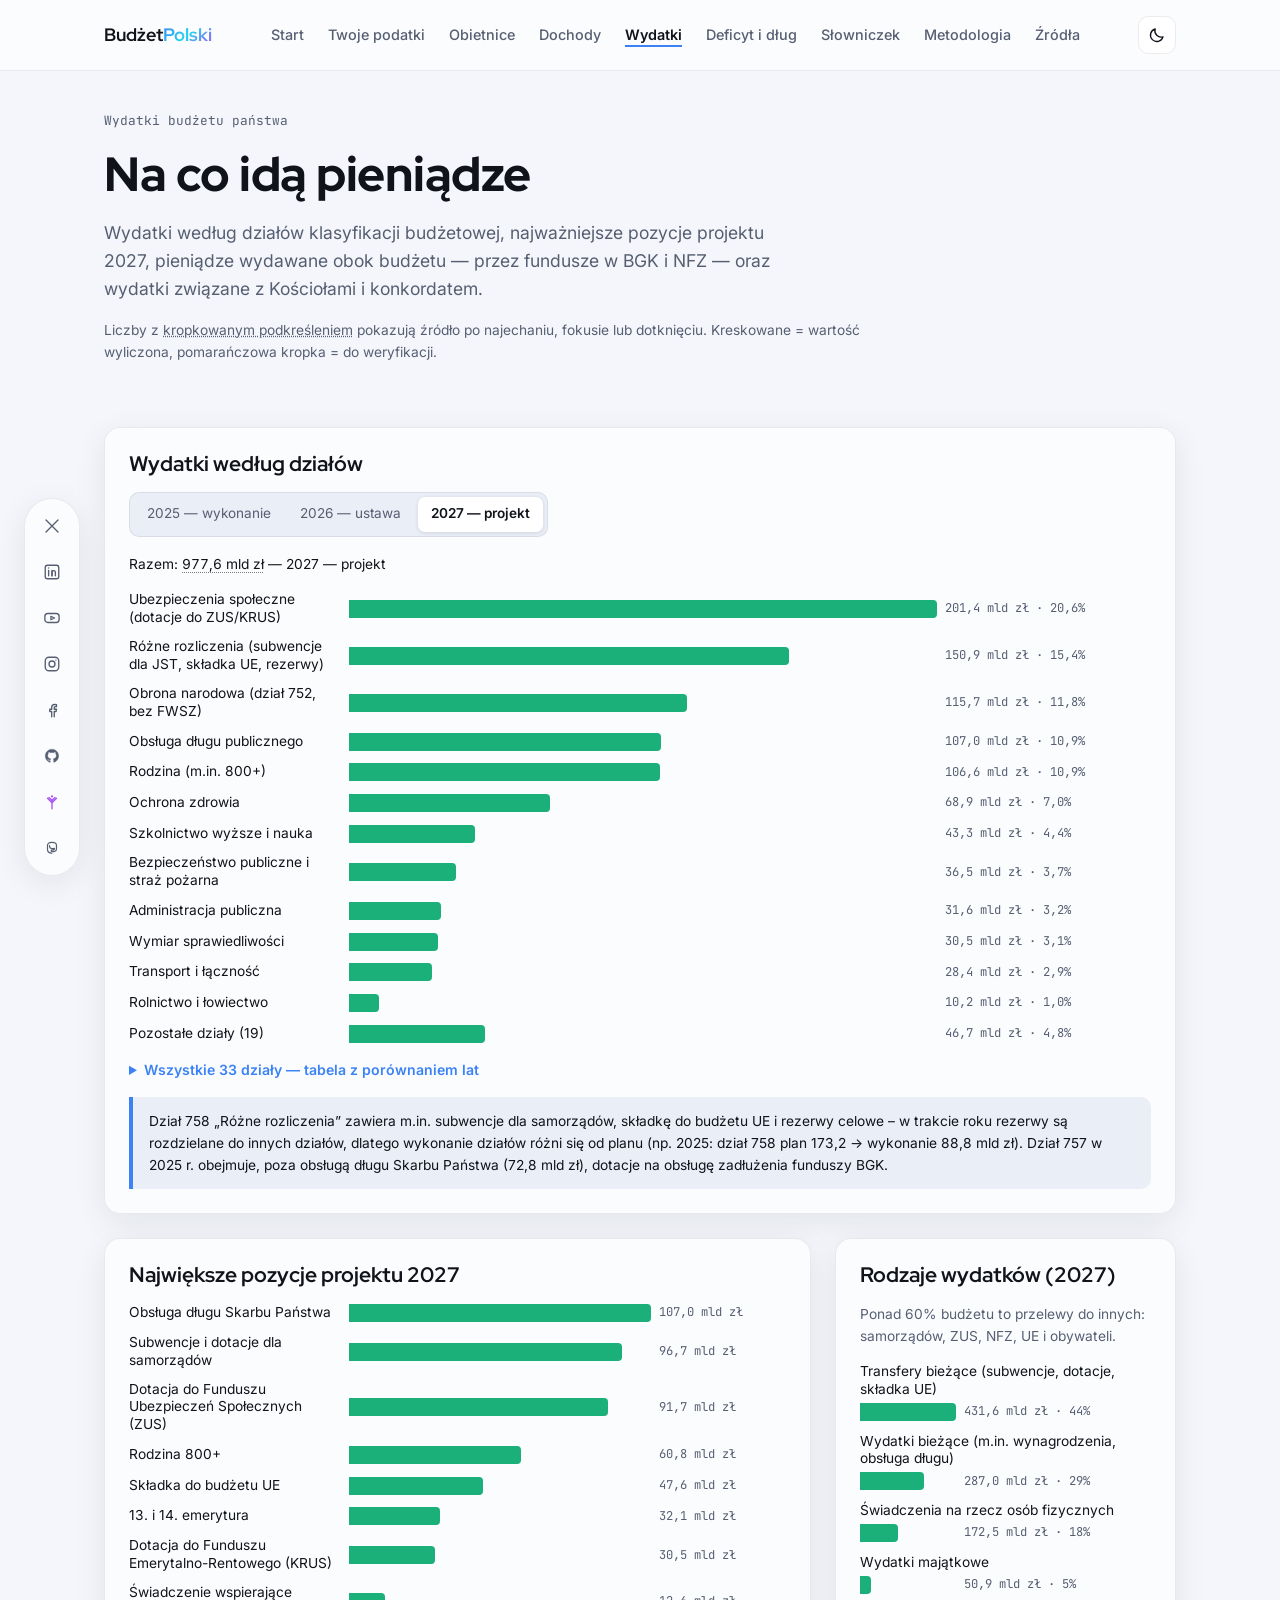
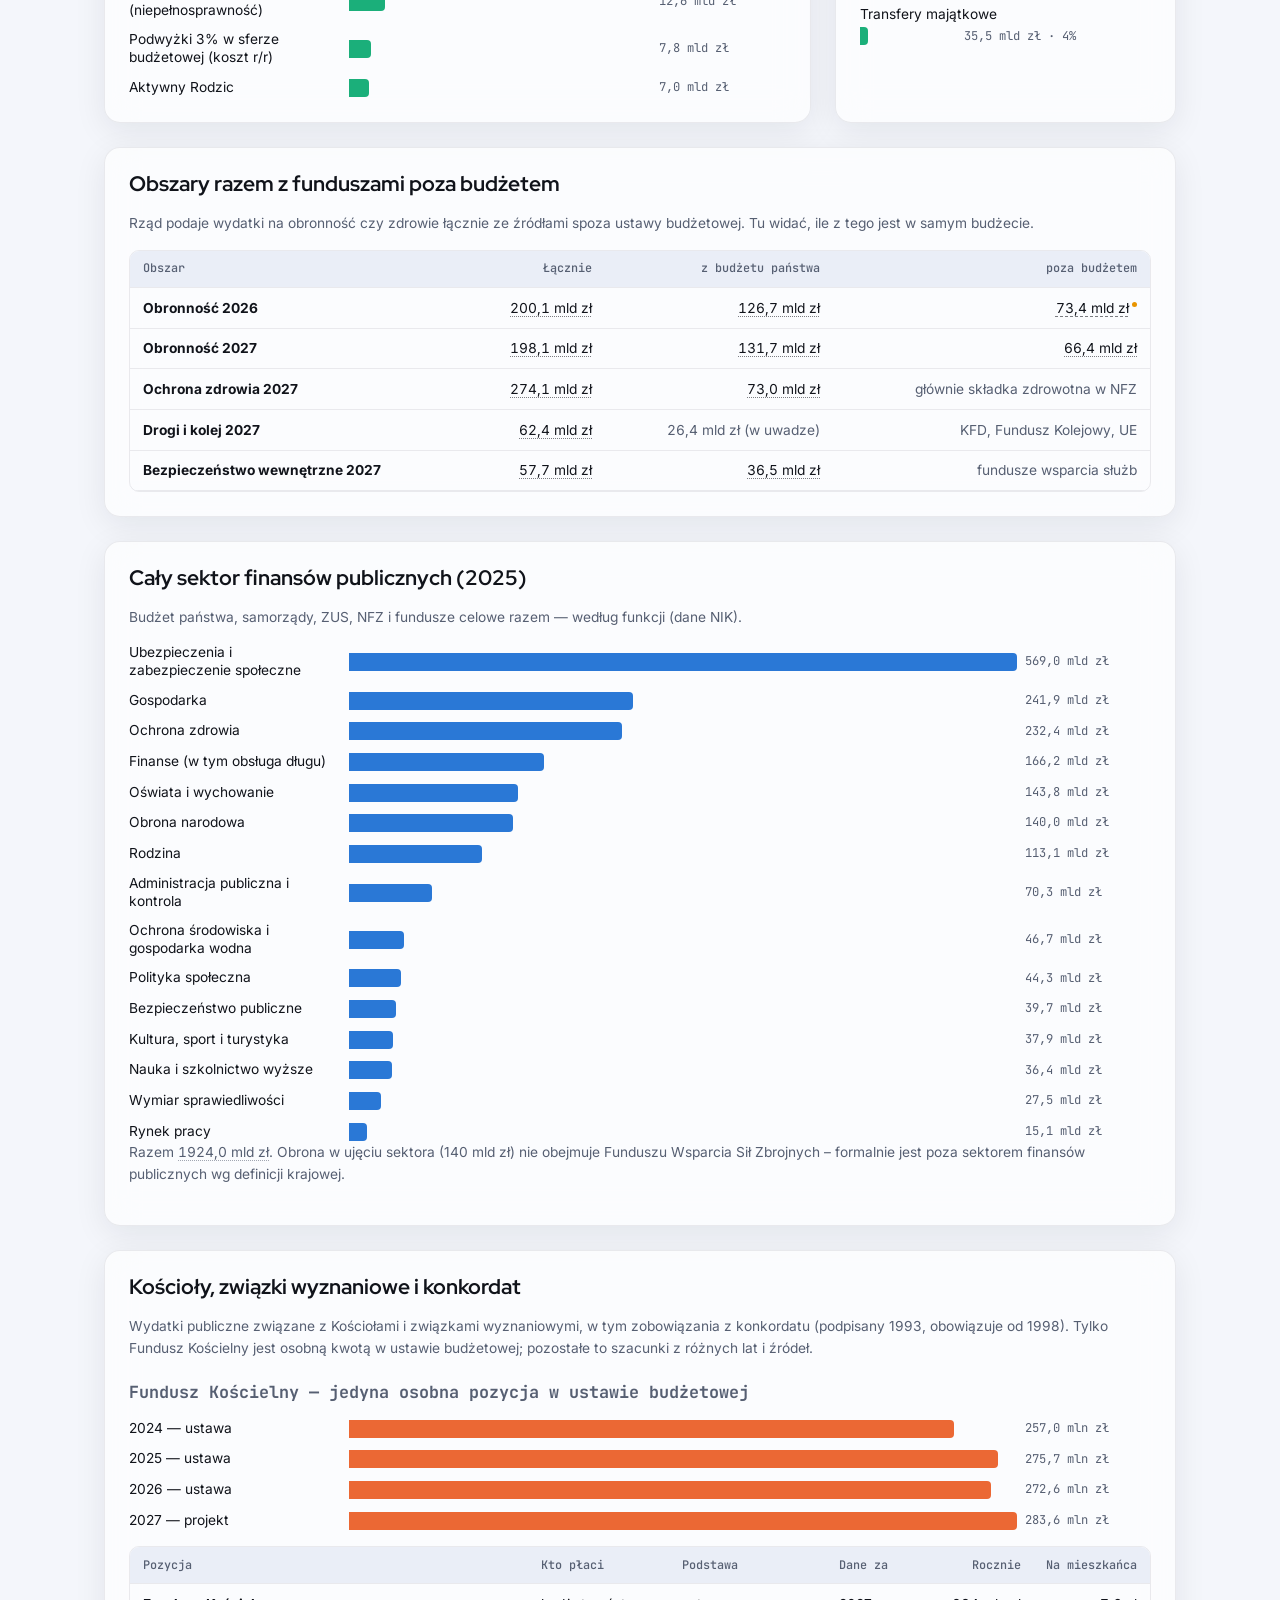
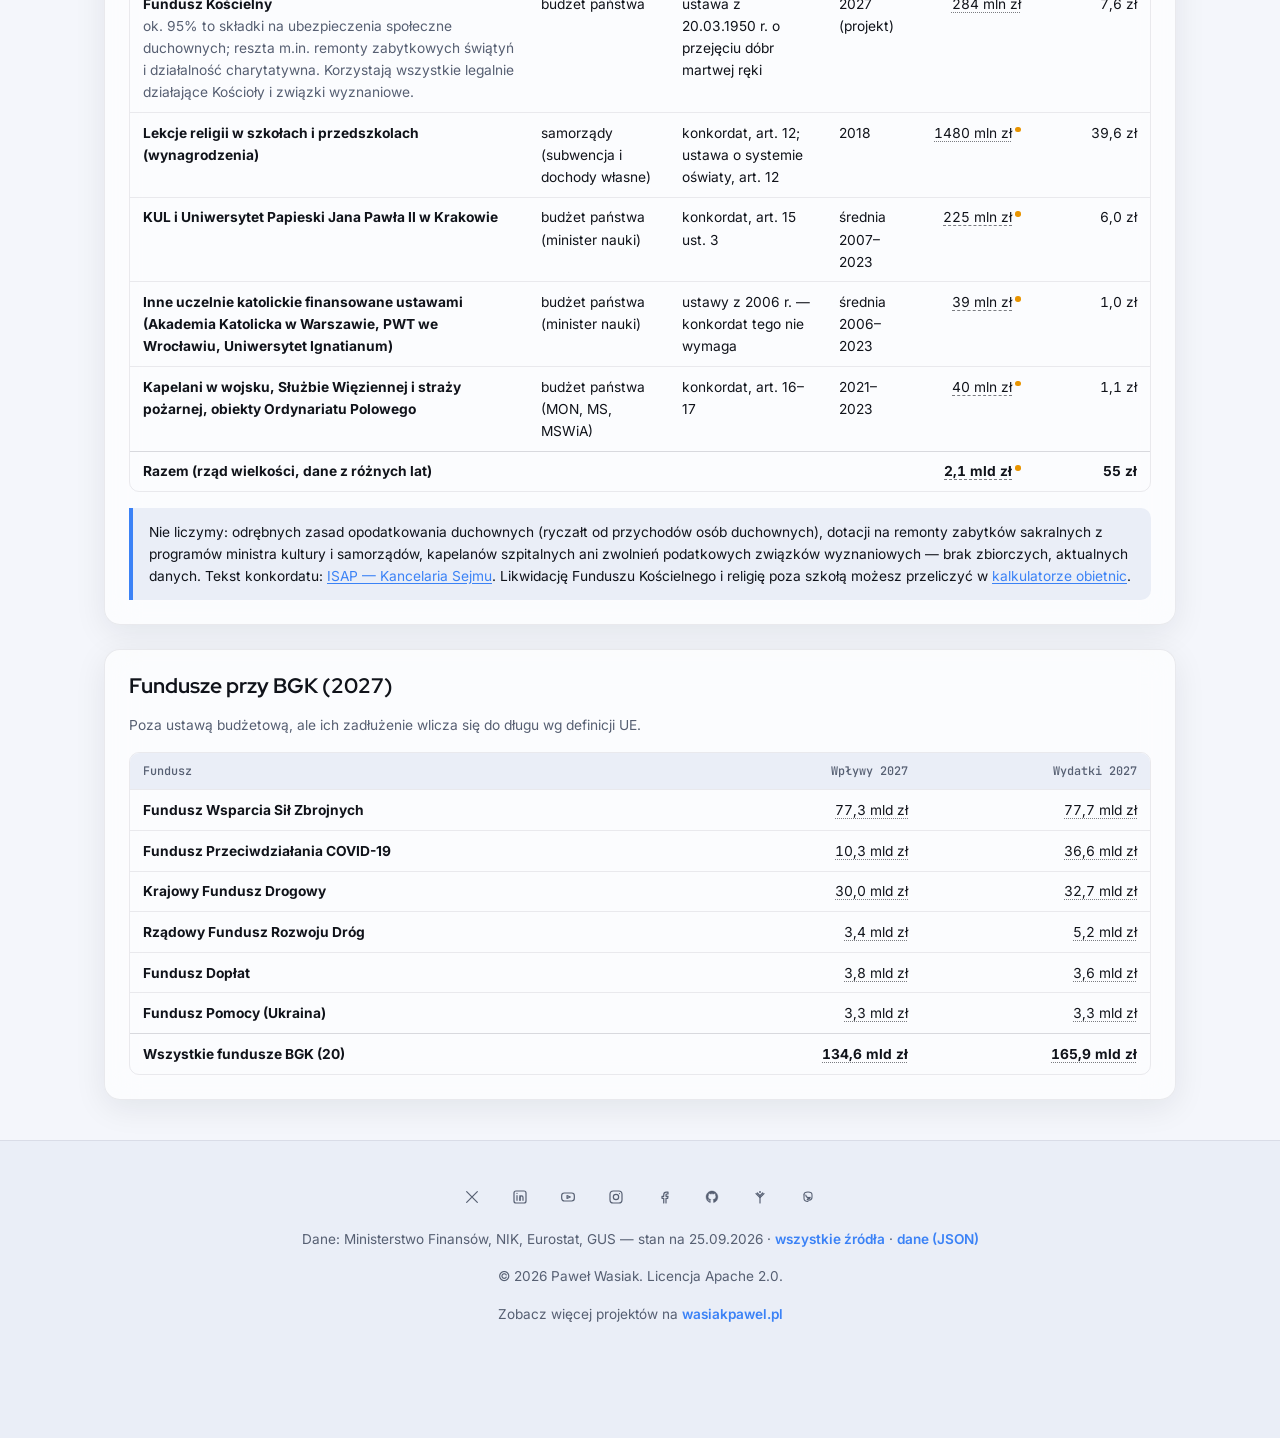
<file: wydatki.html>
<!DOCTYPE html>
<html lang="pl" data-theme="auto">
<head>
  <meta charset="UTF-8">
  <meta name="viewport" content="width=device-width, initial-scale=1.0">
  <title>Wydatki — Budżet Polski 2025–2027</title>
  <meta name="description" content="Na co idą pieniądze z budżetu państwa: wydatki według działów 2025–2027, największe pozycje i fundusze poza budżetem.">
  <meta name="color-scheme" content="light dark">

  <!-- ============================================================
       CZCIONKI
       Red Hat Display — nagłówki / elementy display
       Inter — tekst podstawowy
       JetBrains Mono — etykiety, dane, elementy techniczne
  ============================================================= -->
  <link rel="preconnect" href="https://fonts.googleapis.com">
  <link rel="preconnect" href="https://fonts.gstatic.com" crossorigin>
  <link href="https://fonts.googleapis.com/css2?family=Red+Hat+Display:wght@500;600;700;800&family=Inter:wght@400;500;600;700&family=JetBrains+Mono:wght@400;500&display=swap" rel="stylesheet">

  <link rel="icon" href="data:,">
  <link rel="stylesheet" href="assets/style.css">
  <script src="assets/app.js" defer></script>
</head>
<body data-page="wydatki">

  <a class="skip-link" href="#tresc">Przejdź do treści</a>

  <!-- ============================================================
       SPRITE SVG — ikony społecznościowe + ikony UI
       Wszystkie ikony rysowane jako linie (stroke="currentColor",
       fill="none"), żeby dziedziczyły kolor z CSS (motyw jasny/ciemny,
       hover itd.). Dodając nową ikonę: viewBox 0 0 24 24, stroke-width 1.8.
  ============================================================= -->
  <svg aria-hidden="true" style="position:absolute; width:0; height:0; overflow:hidden;" xmlns:c2pa="http://c2pa.org/manifest"><metadata><c2pa:manifest>[base64]/[base64]/[base64]/XiQ+HeYsdmwPZSiY3VybHgpc2VsZiNqdW1iZj1jMnBhLmFzc2VydGlvbnMvYzJwYS5oYXNoLmRhdGFkaGFzaFggM/[base64]/[base64]/3cyjxFA3Qo5S46fX0/ihY0VZ7mfb9KF703t5OjWDBWMA4GA1UdDwEB/wQEAwIHgDAVBgNVHSUEDjAMBgorBgEEAYPoXgIBMAwGA1UdEwEB/wQCMAAwHwYDVR0jBBgwFoAUzlHiBIFOZFsj+OPEz5o+nMHXXMIwCgYIKoZIzj0EAwMDZwAwZAIwMXMdFJ4BetLLVY7ORuE9noqbbAZOZn/aArXyTwFAZfKrPzxF2vPoJNf1+UCdg1XGAjBwX1zd9WGqYkqmL5SFqw1QySjr1zJfpJM9+1rdDwSPLMOPOjKuiXjoU/[base64]/DW0ENF5bpX8kakxbRk8RFtbDLn4sLwmVwWHOXWcnIvBjBlsS+Z+psugRUkqak80+/tByIybMmhYq0w8=</c2pa:manifest></metadata>
    <defs>

      <!-- X (Twitter) -->
      <symbol id="icon-x" viewBox="0 0 24 24">
        <path d="M4 4l16 16M20 4L4 20" stroke="currentColor" stroke-width="1.8" stroke-linecap="round" fill="none"/>
      </symbol>

      <!-- LinkedIn -->
      <symbol id="icon-linkedin" viewBox="0 0 24 24">
        <rect x="3" y="3" width="18" height="18" rx="3" stroke="currentColor" stroke-width="1.8" fill="none"/>
        <line x1="7.5" y1="10" x2="7.5" y2="17" stroke="currentColor" stroke-width="1.8" stroke-linecap="round"/>
        <circle cx="7.5" cy="6.7" r="0.9" fill="currentColor" stroke="none"/>
        <path d="M12 17v-4.2c0-1.6 1-2.6 2.4-2.6 1.3 0 2.1 1 2.1 2.6V17" stroke="currentColor" stroke-width="1.8" stroke-linecap="round" fill="none"/>
        <line x1="12" y1="10" x2="12" y2="17" stroke="currentColor" stroke-width="1.8" stroke-linecap="round"/>
      </symbol>

      <!-- YouTube -->
      <symbol id="icon-youtube" viewBox="0 0 24 24">
        <rect x="2.5" y="6" width="19" height="12" rx="4" stroke="currentColor" stroke-width="1.8" fill="none"/>
        <path d="M10.5 9.7l5 2.3-5 2.3z" stroke="currentColor" stroke-width="1.6" stroke-linejoin="round" fill="none"/>
      </symbol>

      <!-- Instagram -->
      <symbol id="icon-instagram" viewBox="0 0 24 24">
        <rect x="3" y="3" width="18" height="18" rx="5" stroke="currentColor" stroke-width="1.8" fill="none"/>
        <circle cx="12" cy="12" r="4" stroke="currentColor" stroke-width="1.8" fill="none"/>
        <circle cx="17.2" cy="6.8" r="0.9" fill="currentColor" stroke="none"/>
      </symbol>

      <!-- Facebook -->
      <symbol id="icon-facebook" viewBox="0 0 24 24">
        <path d="M15 21v-7h2.5l0.5-3H15V9c0-0.9 0.3-1.5 1.6-1.5H18V4.8C17.6 4.7 16.6 4.6 15.5 4.6c-2.3 0-3.9 1.4-3.9 4V11H9v3h2.6v7"
              stroke="currentColor" stroke-width="1.8" stroke-linejoin="round" stroke-linecap="round" fill="none"/>
      </symbol>

      <!-- GitHub -->
      <symbol id="icon-github" viewBox="0 0 24 24">
        <path d="M12 3c-4.9 0-8.9 4-8.9 9 0 3.9 2.5 7.2 6 8.4 0.3 0.1 0.5-0.1 0.5-0.4v-1.6c-2.5 0.5-3-1.1-3-1.1-0.4-1-1-1.3-1-1.3-0.8-0.5 0.1-0.5 0.1-0.5 0.9 0.1 1.4 0.9 1.4 0.9 0.8 1.4 2.1 1 2.6 0.7 0.1-0.6 0.3-1 0.6-1.3-2-0.2-4.1-1-4.1-4.4 0-1 0.3-1.8 0.9-2.4-0.1-0.2-0.4-1.1 0.1-2.4 0 0 0.8-0.2 2.5 0.9 0.7-0.2 1.5-0.3 2.3-0.3 0.8 0 1.6 0.1 2.3 0.3 1.7-1.1 2.5-0.9 2.5-0.9 0.5 1.3 0.2 2.2 0.1 2.4 0.6 0.6 0.9 1.4 0.9 2.4 0 3.4-2.1 4.2-4.1 4.4 0.3 0.3 0.6 0.9 0.6 1.7v2.5c0 0.3 0.2 0.5 0.5 0.4 3.5-1.2 6-4.5 6-8.4 0-5-4-9-8.9-9z"
              stroke="currentColor" stroke-width="0.6" stroke-linejoin="round" fill="currentColor"/>
      </symbol>

      <!-- Linktree (uproszczony motyw "drzewa/gałęzi") -->
      <symbol id="icon-linktree" viewBox="0 0 24 24">
        <line x1="12" y1="21" x2="12" y2="10" stroke="currentColor" stroke-width="1.8" stroke-linecap="round"/>
        <path d="M12 13L6 7M12 13l6-6M12 10L8 6M12 10l4-4" stroke="currentColor" stroke-width="1.8" stroke-linecap="round" fill="none"/>
        <circle cx="12" cy="4.5" r="1.4" fill="currentColor" stroke="none"/>
      </symbol>

      <!-- Mastodon -->
      <symbol id="icon-mastodon" viewBox="0 0 24 24">
        <path d="M6 8.5c0-2.5 1.8-4 6-4s6 1.5 6 4v4c0 2.7-2 4.3-4.6 4.3-1 0-1.9-0.3-2.6-0.9l1-1.6c0.4 0.3 0.9 0.5 1.5 0.5 1.2 0 2-0.7 2-1.9v-0.6c-0.6 0.4-1.4 0.6-2.3 0.6-2.6 0-4.3-1.5-4.3-3.9 0 0 0 0 0-0.1"
              stroke="currentColor" stroke-width="1.6" stroke-linejoin="round" stroke-linecap="round" fill="none"/>
        <path d="M6 8.5v5.5c0 2.7 1.9 4.8 6 4.8" stroke="currentColor" stroke-width="1.6" stroke-linecap="round" fill="none"/>
      </symbol>

      <!-- Ikony UI (motyw) -->
      <symbol id="icon-sun" viewBox="0 0 24 24">
        <circle cx="12" cy="12" r="4" stroke="currentColor" stroke-width="1.8" fill="none"/>
        <g stroke="currentColor" stroke-width="1.8" stroke-linecap="round">
          <line x1="12" y1="2.5" x2="12" y2="5"/>
          <line x1="12" y1="19" x2="12" y2="21.5"/>
          <line x1="2.5" y1="12" x2="5" y2="12"/>
          <line x1="19" y1="12" x2="21.5" y2="12"/>
          <line x1="4.9" y1="4.9" x2="6.6" y2="6.6"/>
          <line x1="17.4" y1="17.4" x2="19.1" y2="19.1"/>
          <line x1="4.9" y1="19.1" x2="6.6" y2="17.4"/>
          <line x1="17.4" y1="6.6" x2="19.1" y2="4.9"/>
        </g>
      </symbol>

      <symbol id="icon-moon" viewBox="0 0 24 24">
        <path d="M20 14.5A8.5 8.5 0 019.5 4 8.5 8.5 0 1020 14.5z" stroke="currentColor" stroke-width="1.8" stroke-linejoin="round" fill="none"/>
      </symbol>

    </defs>
  </svg>

  <!-- ============================================================
       NAGŁÓWEK / NAWIGACJA
       Ta sama nawigacja na każdej podstronie; aktywna ma aria-current.
  ============================================================= -->
  <header class="site-header">
    <div class="container site-header__inner">
      <a href="index.html" class="logo">Budżet<span class="logo__accent">Polski</span></a>

      <nav class="main-nav" aria-label="Nawigacja główna">
        <a href="index.html">Start</a>
        <a href="kalkulator.html">Twoje podatki</a>
        <a href="obietnice.html">Obietnice</a>
        <a href="dochody.html">Dochody</a>
        <a href="wydatki.html" aria-current="page">Wydatki</a>
        <a href="dlug.html">Deficyt i dług</a>
        <a href="slowniczek.html">Słowniczek</a>
        <a href="metodologia.html">Metodologia</a>
        <a href="zrodla.html">Źródła</a>
      </nav>

      <button type="button" class="theme-toggle" id="themeToggle" aria-label="Przełącz tryb jasny/ciemny">
        <svg class="icon icon--sun" width="18" height="18" aria-hidden="true"><use href="#icon-sun"></use></svg>
        <svg class="icon icon--moon" width="18" height="18" aria-hidden="true"><use href="#icon-moon"></use></svg>
      </button>
    </div>
  </header>

  <main id="tresc">
    <p class="container data-status" id="data-status" role="status">Wczytywanie danych…</p>

    <section class="hero hero--page container">
      <p class="eyebrow">Wydatki budżetu państwa</p>
      <h1 class="hero__title">Na co idą pieniądze</h1>
      <p class="hero__lead">Wydatki według działów klasyfikacji budżetowej, najważniejsze pozycje projektu 2027,
        pieniądze wydawane obok budżetu — przez fundusze w BGK i NFZ — oraz wydatki związane z Kościołami i konkordatem.</p>
      <p class="small muted">Liczby z <span style="text-decoration:underline dotted">kropkowanym podkreśleniem</span> pokazują źródło po najechaniu, fokusie lub dotknięciu. Kreskowane = wartość wyliczona, pomarańczowa kropka = do weryfikacji.</p>
    </section>

    <section class="bento container">
      <div class="bento-grid">

        <article class="glass-card bento-item bento-item--full">
          <h2>Wydatki według działów</h2>
          <div class="seg" id="seg-year" role="group" aria-label="Wybierz rok">
            <button type="button" data-value="2025" aria-pressed="false">2025 — wykonanie</button>
            <button type="button" data-value="2026" aria-pressed="false">2026 — ustawa</button>
            <button type="button" data-value="2027" aria-pressed="true">2027 — projekt</button>
          </div>
          <p class="small" id="sections-total" aria-live="polite"></p>
          <div id="chart-sections"></div>
          <details class="more"><summary>Wszystkie 33 działy — tabela z porównaniem lat</summary><div id="table-sections"></div></details>
          <p class="callout small" id="sections-note"></p>
        </article>

        <article class="glass-card bento-item bento-item--wide">
          <h2>Największe pozycje projektu 2027</h2>
          <div id="chart-items"></div>
        </article>

        <article class="glass-card bento-item">
          <h2>Rodzaje wydatków (2027)</h2>
          <p class="small muted">Ponad 60% budżetu to przelewy do innych: samorządów, ZUS, NFZ, UE i obywateli.</p>
          <div id="chart-groups"></div>
        </article>

        <article class="glass-card bento-item bento-item--full">
          <h2>Obszary razem z funduszami poza budżetem</h2>
          <p class="muted small">Rząd podaje wydatki na obronność czy zdrowie łącznie ze źródłami spoza ustawy budżetowej. Tu widać, ile z tego jest w samym budżecie.</p>
          <div id="table-areas"></div>
        </article>

        <article class="glass-card bento-item bento-item--full">
          <h2>Cały sektor finansów publicznych (2025)</h2>
          <p class="muted small">Budżet państwa, samorządy, ZUS, NFZ i fundusze celowe razem — według funkcji (dane NIK).</p>
          <div id="chart-sector"></div>
          <p class="small muted" id="sector-total"></p>
        </article>

        <article class="glass-card bento-item bento-item--full" id="kosciol">
          <h2>Kościoły, związki wyznaniowe i konkordat</h2>
          <p class="muted small" id="kosciol-lead"></p>
          <h3 class="kpi__label">Fundusz Kościelny — jedyna osobna pozycja w ustawie budżetowej</h3>
          <div id="kosciol-fk"></div>
          <div id="table-kosciol"></div>
          <p class="callout small" id="kosciol-note"></p>
        </article>

        <article class="glass-card bento-item bento-item--full">
          <h2>Fundusze przy BGK (2027)</h2>
          <p class="small muted">Poza ustawą budżetową, ale ich zadłużenie wlicza się do długu wg definicji UE.</p>
          <div id="table-bgk"></div>
        </article>

      </div>
    </section>

  </main>

  <!-- ============================================================
       SOCIAL FAB — stały, statyczny pasek linków autora
       Desktop (≥768px): pionowa kolumna, lewy dolny róg.
       Mobile (<768px): pozioma pigułka na dole ekranu.
       BEZ JS do rozwijania. Prawy dolny róg zarezerwowany dla CTA projektu.
  ============================================================= -->
  <nav class="social-fab" aria-label="Profile społecznościowe autora">
    <a href="https://x.com/panserhjertet" target="_blank" rel="noopener me" aria-label="X (Twitter)" class="social-fab__link">
      <svg class="icon" width="18" height="18" aria-hidden="true"><use href="#icon-x"></use></svg>
    </a>
    <a href="https://www.linkedin.com/in/pwasiak30/" target="_blank" rel="noopener me" aria-label="LinkedIn" class="social-fab__link">
      <svg class="icon" width="18" height="18" aria-hidden="true"><use href="#icon-linkedin"></use></svg>
    </a>
    <a href="https://www.youtube.com/@WasiakYT" target="_blank" rel="noopener me" aria-label="YouTube" class="social-fab__link">
      <svg class="icon" width="18" height="18" aria-hidden="true"><use href="#icon-youtube"></use></svg>
    </a>
    <a href="https://www.instagram.com/psychologia.wasiak/" target="_blank" rel="noopener me" aria-label="Instagram" class="social-fab__link">
      <svg class="icon" width="18" height="18" aria-hidden="true"><use href="#icon-instagram"></use></svg>
    </a>
    <a href="https://www.facebook.com/psychologia.wasiak" target="_blank" rel="noopener me" aria-label="Facebook" class="social-fab__link">
      <svg class="icon" width="18" height="18" aria-hidden="true"><use href="#icon-facebook"></use></svg>
    </a>
    <a href="https://github.com/pwasiak30" target="_blank" rel="noopener me" aria-label="GitHub" class="social-fab__link">
      <svg class="icon" width="18" height="18" aria-hidden="true"><use href="#icon-github"></use></svg>
    </a>
    <a href="https://linktree.wasiakpawel.pl/" target="_blank" rel="noopener me" aria-label="Linktree" class="social-fab__link social-fab__link--accent">
      <svg class="icon" width="18" height="18" aria-hidden="true"><use href="#icon-linktree"></use></svg>
    </a>
    <a href="https://mastodon.social/@s3in610" target="_blank" rel="noopener me" aria-label="Mastodon" class="social-fab__link">
      <svg class="icon" width="18" height="18" aria-hidden="true"><use href="#icon-mastodon"></use></svg>
    </a>
  </nav>

  <!-- ============================================================
       STOPKA — linki autora, licencja, portfolio, stan danych
  ============================================================= -->
  <footer class="site-footer">
    <div class="container site-footer__inner">

      <div class="social-links" aria-label="Profile społecznościowe autora">
        <a href="https://x.com/panserhjertet" target="_blank" rel="noopener me" aria-label="X (Twitter)">
          <svg class="icon" width="16" height="16" aria-hidden="true"><use href="#icon-x"></use></svg>
        </a>
        <a href="https://www.linkedin.com/in/pwasiak30/" target="_blank" rel="noopener me" aria-label="LinkedIn">
          <svg class="icon" width="16" height="16" aria-hidden="true"><use href="#icon-linkedin"></use></svg>
        </a>
        <a href="https://www.youtube.com/@WasiakYT" target="_blank" rel="noopener me" aria-label="YouTube">
          <svg class="icon" width="16" height="16" aria-hidden="true"><use href="#icon-youtube"></use></svg>
        </a>
        <a href="https://www.instagram.com/psychologia.wasiak/" target="_blank" rel="noopener me" aria-label="Instagram">
          <svg class="icon" width="16" height="16" aria-hidden="true"><use href="#icon-instagram"></use></svg>
        </a>
        <a href="https://www.facebook.com/psychologia.wasiak" target="_blank" rel="noopener me" aria-label="Facebook">
          <svg class="icon" width="16" height="16" aria-hidden="true"><use href="#icon-facebook"></use></svg>
        </a>
        <a href="https://github.com/pwasiak30" target="_blank" rel="noopener me" aria-label="GitHub">
          <svg class="icon" width="16" height="16" aria-hidden="true"><use href="#icon-github"></use></svg>
        </a>
        <a href="https://linktree.wasiakpawel.pl/" target="_blank" rel="noopener me" aria-label="Linktree" class="social-links__accent">
          <svg class="icon" width="16" height="16" aria-hidden="true"><use href="#icon-linktree"></use></svg>
        </a>
        <a href="https://mastodon.social/@s3in610" target="_blank" rel="noopener me" aria-label="Mastodon">
          <svg class="icon" width="16" height="16" aria-hidden="true"><use href="#icon-mastodon"></use></svg>
        </a>
      </div>

      <p class="site-footer__data">Dane: Ministerstwo Finansów, NIK, Eurostat, GUS — stan na 25.09.2026 · <a href="zrodla.html">wszystkie źródła</a> · <a href="data/budzet.json">dane (JSON)</a></p>
      <p class="site-footer__copyright">
        © <span id="currentYear">2026</span> Paweł Wasiak. Licencja Apache 2.0.
      </p>
      <p class="site-footer__portfolio">
        Zobacz więcej projektów na <a href="https://wasiakpawel.pl" target="_blank" rel="noopener">wasiakpawel.pl</a>
      </p>

    </div>
  </footer>

</body>
</html>
</file>
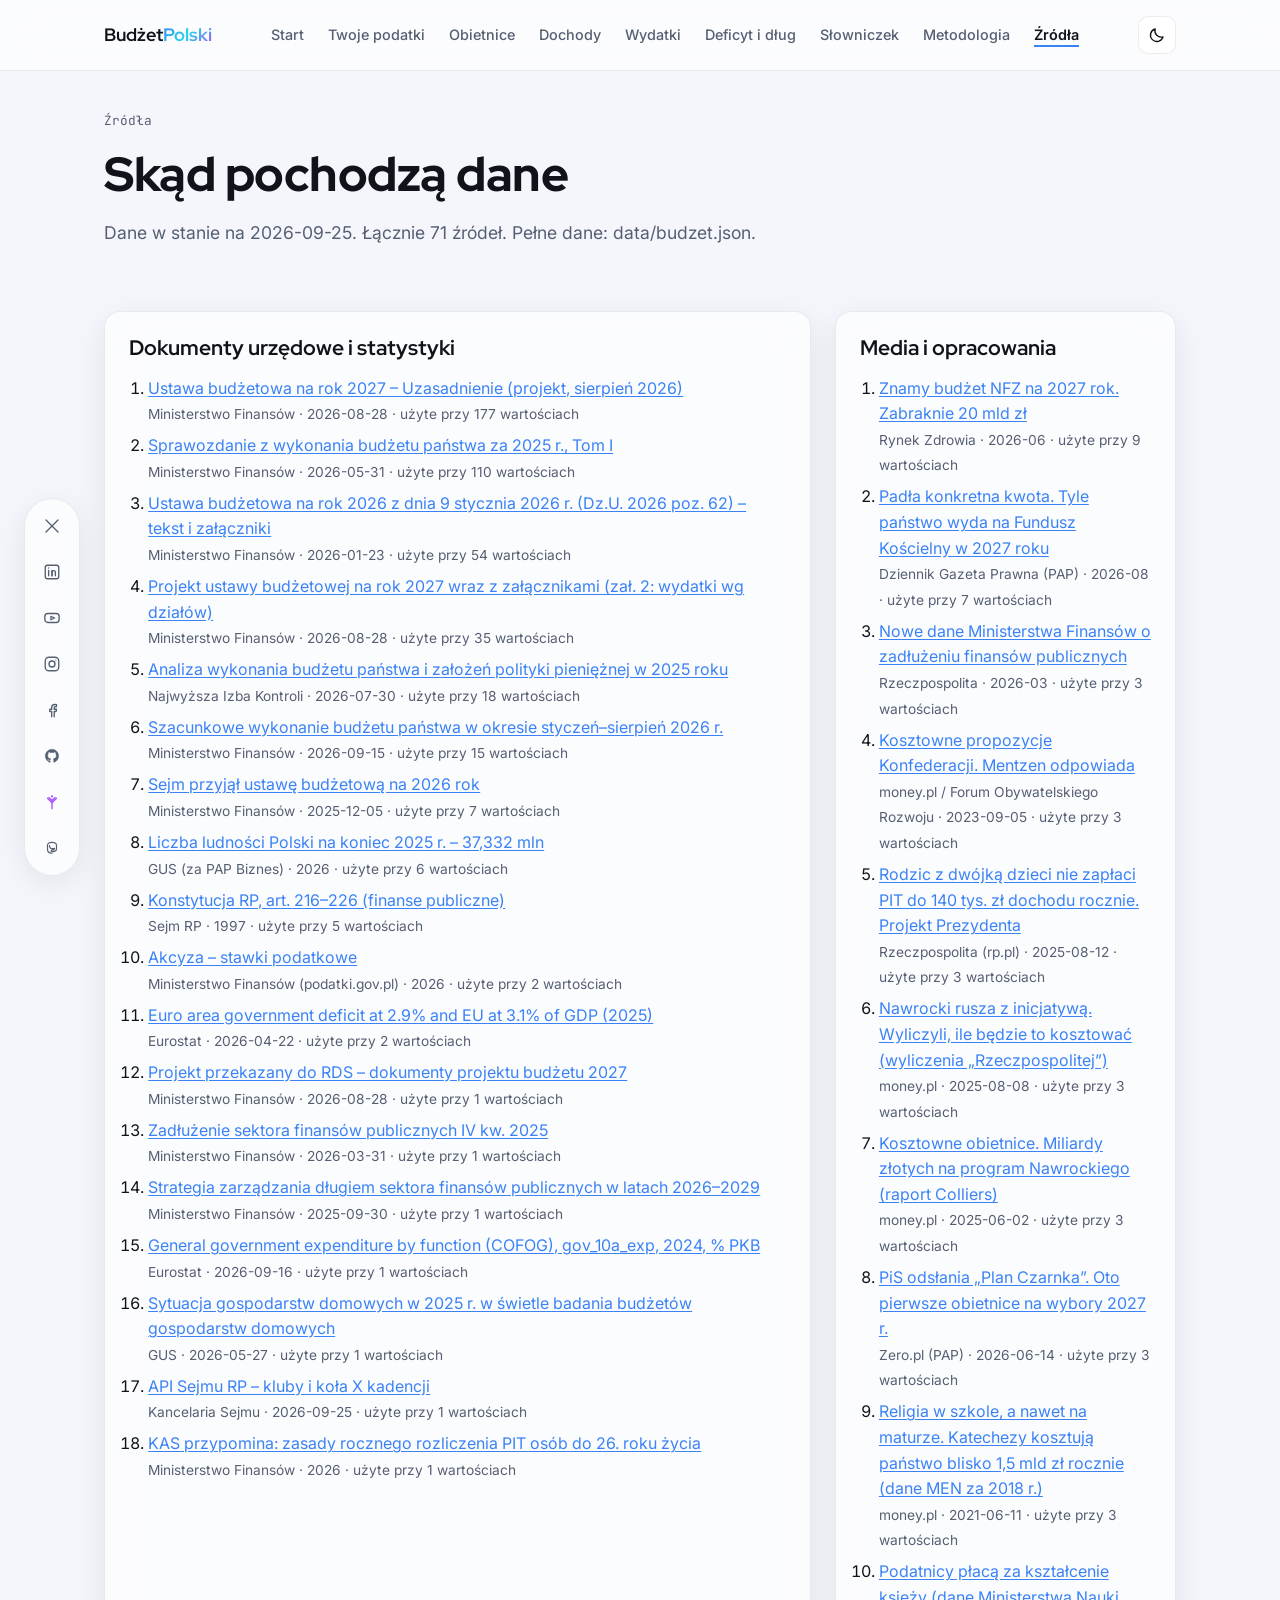
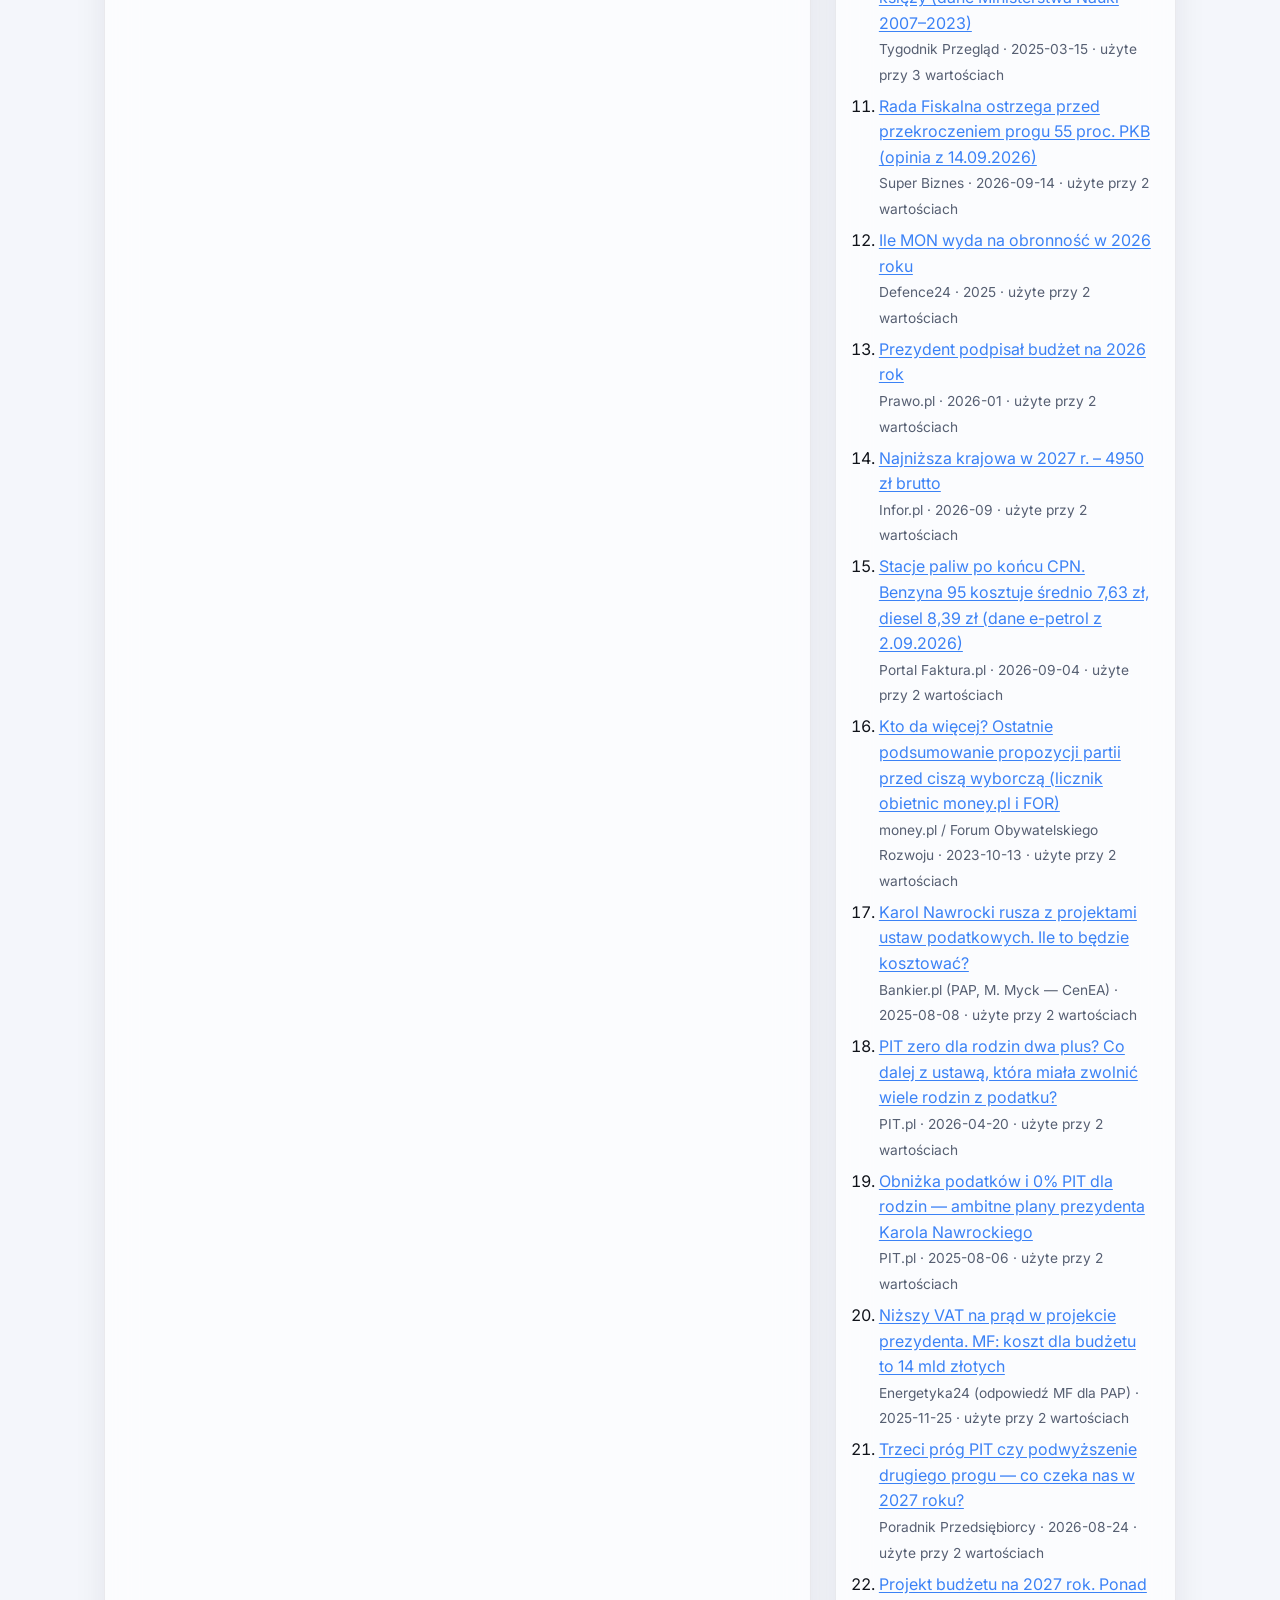
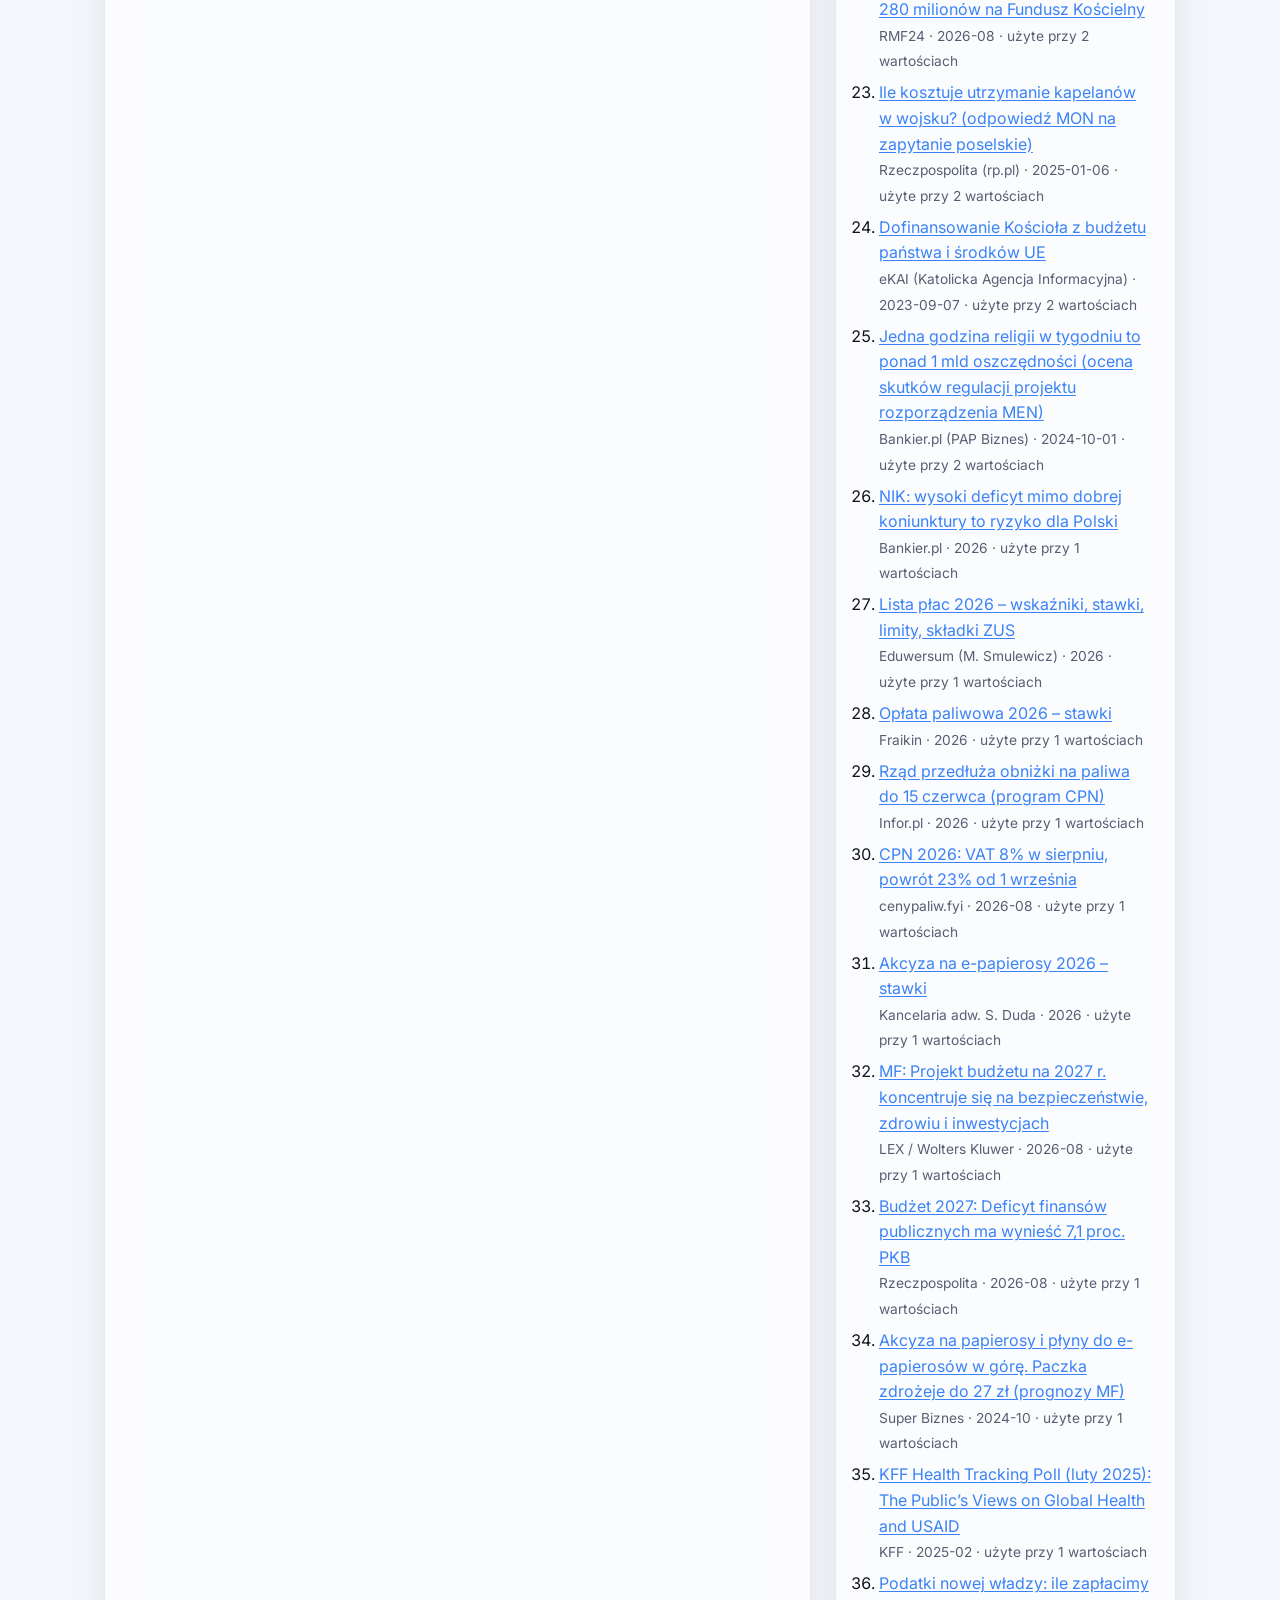
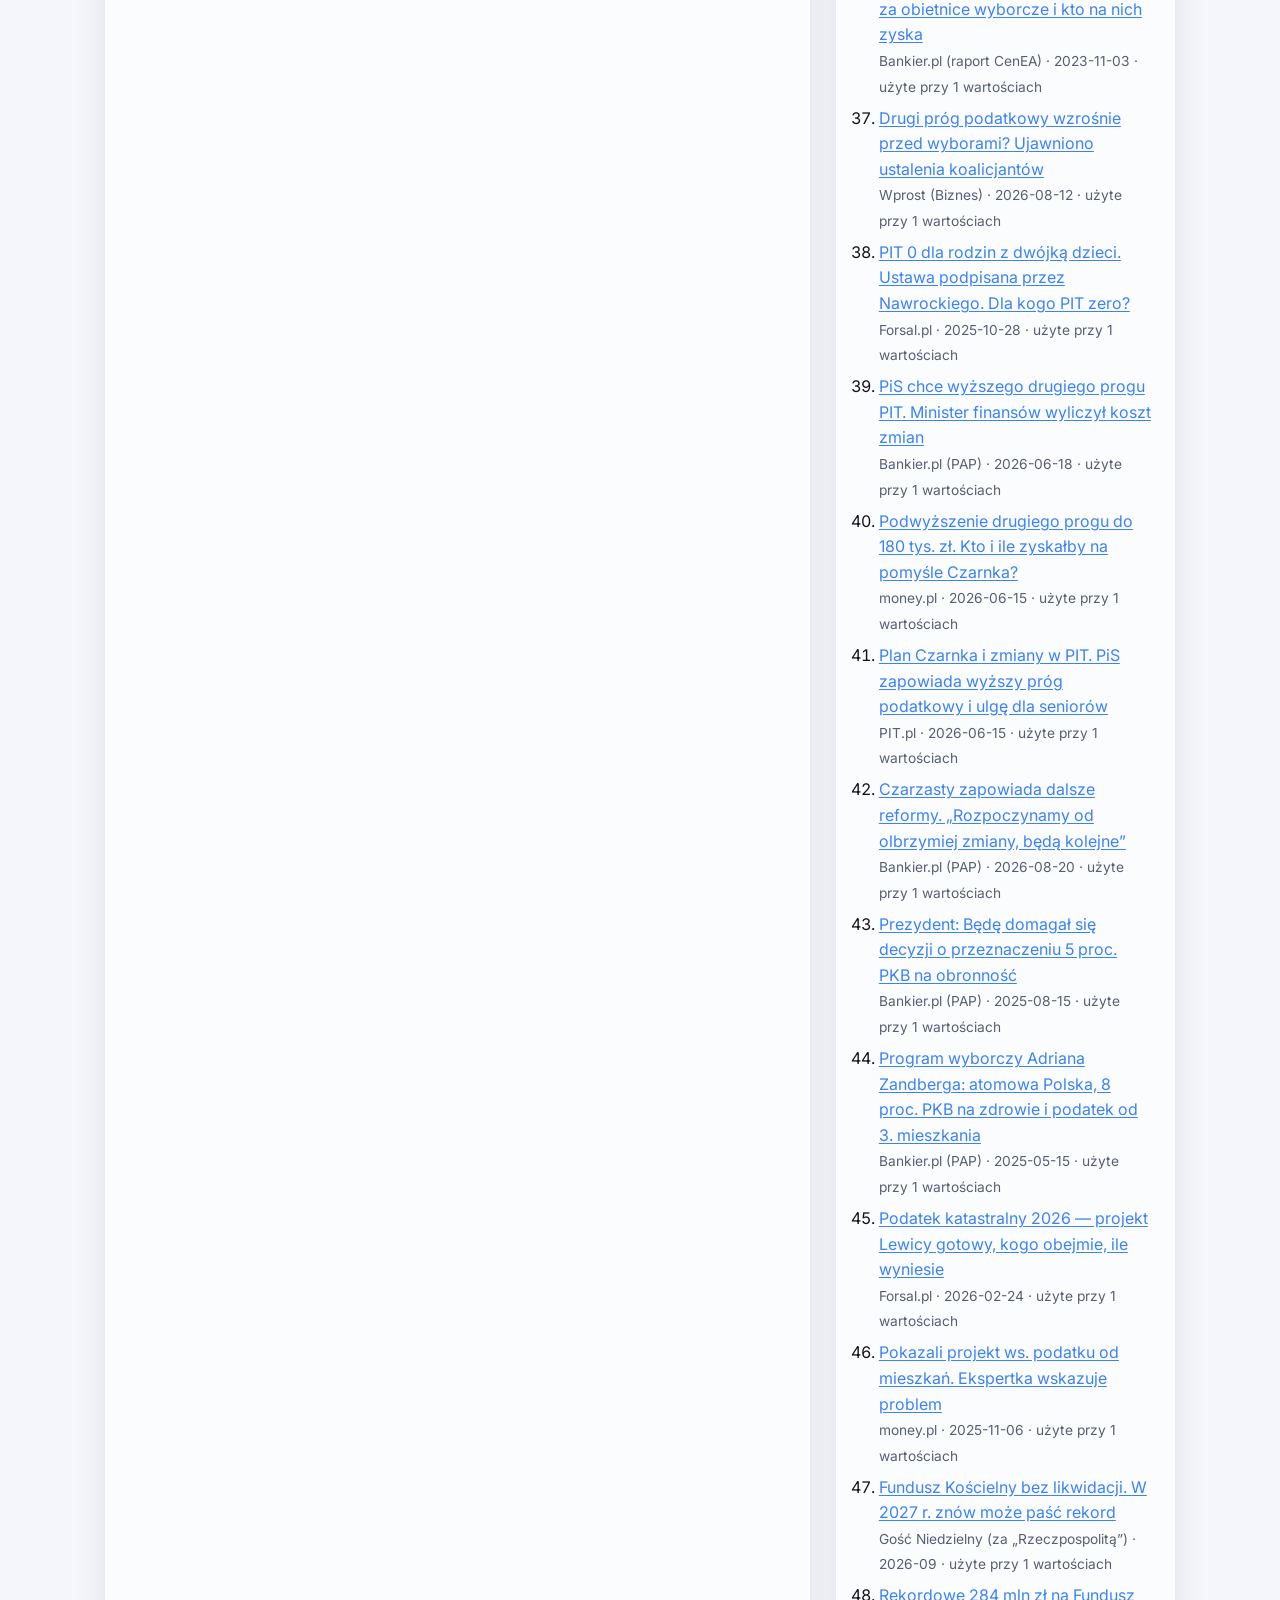
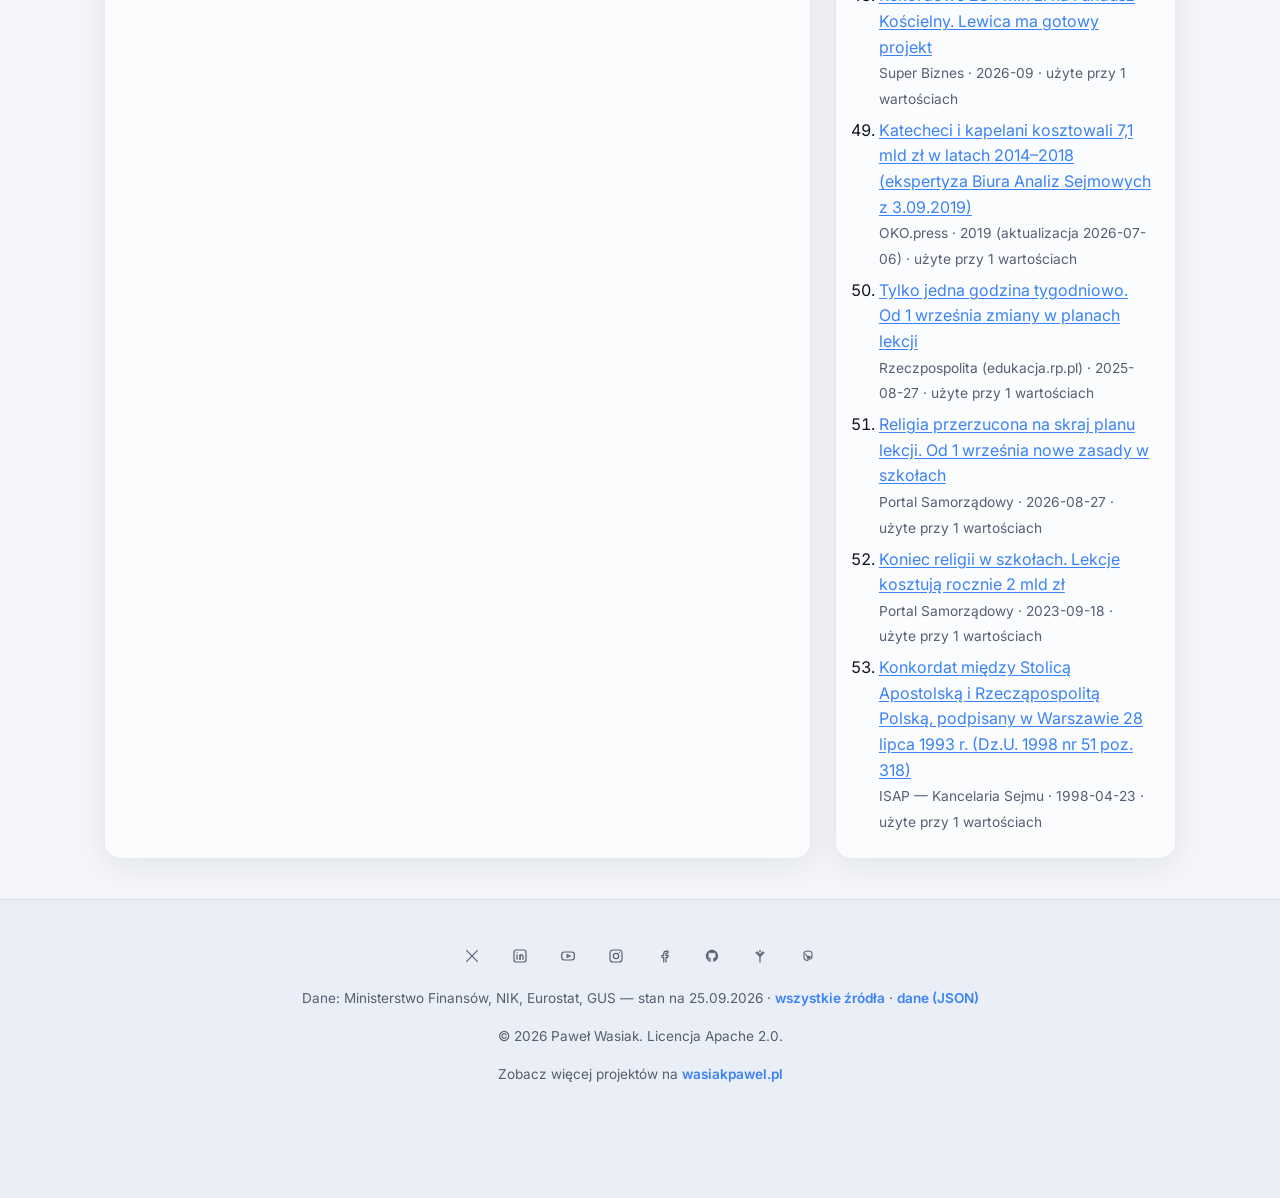
<file: zrodla.html>
<!DOCTYPE html>
<html lang="pl" data-theme="auto">
<head>
  <meta charset="UTF-8">
  <meta name="viewport" content="width=device-width, initial-scale=1.0">
  <title>Źródła — Budżet Polski 2025–2027</title>
  <meta name="description" content="Pełna lista źródeł danych o budżecie Polski 2025–2027.">
  <meta name="color-scheme" content="light dark">

  <!-- ============================================================
       CZCIONKI
       Red Hat Display — nagłówki / elementy display
       Inter — tekst podstawowy
       JetBrains Mono — etykiety, dane, elementy techniczne
  ============================================================= -->
  <link rel="preconnect" href="https://fonts.googleapis.com">
  <link rel="preconnect" href="https://fonts.gstatic.com" crossorigin>
  <link href="https://fonts.googleapis.com/css2?family=Red+Hat+Display:wght@500;600;700;800&family=Inter:wght@400;500;600;700&family=JetBrains+Mono:wght@400;500&display=swap" rel="stylesheet">

  <link rel="icon" href="data:,">
  <link rel="stylesheet" href="assets/style.css">
  <script src="assets/app.js" defer></script>
</head>
<body data-page="zrodla">

  <a class="skip-link" href="#tresc">Przejdź do treści</a>

  <!-- ============================================================
       SPRITE SVG — ikony społecznościowe + ikony UI
       Wszystkie ikony rysowane jako linie (stroke="currentColor",
       fill="none"), żeby dziedziczyły kolor z CSS (motyw jasny/ciemny,
       hover itd.). Dodając nową ikonę: viewBox 0 0 24 24, stroke-width 1.8.
  ============================================================= -->
  <svg aria-hidden="true" style="position:absolute; width:0; height:0; overflow:hidden;" xmlns:c2pa="http://c2pa.org/manifest"><metadata><c2pa:manifest>[base64]/[base64]/[base64]/XiQ+HeYsdmwPZSiY3VybHgpc2VsZiNqdW1iZj1jMnBhLmFzc2VydGlvbnMvYzJwYS5oYXNoLmRhdGFkaGFzaFggM/[base64]/[base64]/3cyjxFA3Qo5S46fX0/ihY0VZ7mfb9KF703t5OjWDBWMA4GA1UdDwEB/wQEAwIHgDAVBgNVHSUEDjAMBgorBgEEAYPoXgIBMAwGA1UdEwEB/wQCMAAwHwYDVR0jBBgwFoAUzlHiBIFOZFsj+OPEz5o+nMHXXMIwCgYIKoZIzj0EAwMDZwAwZAIwMXMdFJ4BetLLVY7ORuE9noqbbAZOZn/aArXyTwFAZfKrPzxF2vPoJNf1+UCdg1XGAjBwX1zd9WGqYkqmL5SFqw1QySjr1zJfpJM9+1rdDwSPLMOPOjKuiXjoU/[base64]/DW0ENF5bpX8kakxbRk8RFtbDLn4sLwmVwWHOXWcnIvBjBlsS+Z+psugRUkqak80+/tByIybMmhYq0w8=</c2pa:manifest></metadata>
    <defs>

      <!-- X (Twitter) -->
      <symbol id="icon-x" viewBox="0 0 24 24">
        <path d="M4 4l16 16M20 4L4 20" stroke="currentColor" stroke-width="1.8" stroke-linecap="round" fill="none"/>
      </symbol>

      <!-- LinkedIn -->
      <symbol id="icon-linkedin" viewBox="0 0 24 24">
        <rect x="3" y="3" width="18" height="18" rx="3" stroke="currentColor" stroke-width="1.8" fill="none"/>
        <line x1="7.5" y1="10" x2="7.5" y2="17" stroke="currentColor" stroke-width="1.8" stroke-linecap="round"/>
        <circle cx="7.5" cy="6.7" r="0.9" fill="currentColor" stroke="none"/>
        <path d="M12 17v-4.2c0-1.6 1-2.6 2.4-2.6 1.3 0 2.1 1 2.1 2.6V17" stroke="currentColor" stroke-width="1.8" stroke-linecap="round" fill="none"/>
        <line x1="12" y1="10" x2="12" y2="17" stroke="currentColor" stroke-width="1.8" stroke-linecap="round"/>
      </symbol>

      <!-- YouTube -->
      <symbol id="icon-youtube" viewBox="0 0 24 24">
        <rect x="2.5" y="6" width="19" height="12" rx="4" stroke="currentColor" stroke-width="1.8" fill="none"/>
        <path d="M10.5 9.7l5 2.3-5 2.3z" stroke="currentColor" stroke-width="1.6" stroke-linejoin="round" fill="none"/>
      </symbol>

      <!-- Instagram -->
      <symbol id="icon-instagram" viewBox="0 0 24 24">
        <rect x="3" y="3" width="18" height="18" rx="5" stroke="currentColor" stroke-width="1.8" fill="none"/>
        <circle cx="12" cy="12" r="4" stroke="currentColor" stroke-width="1.8" fill="none"/>
        <circle cx="17.2" cy="6.8" r="0.9" fill="currentColor" stroke="none"/>
      </symbol>

      <!-- Facebook -->
      <symbol id="icon-facebook" viewBox="0 0 24 24">
        <path d="M15 21v-7h2.5l0.5-3H15V9c0-0.9 0.3-1.5 1.6-1.5H18V4.8C17.6 4.7 16.6 4.6 15.5 4.6c-2.3 0-3.9 1.4-3.9 4V11H9v3h2.6v7"
              stroke="currentColor" stroke-width="1.8" stroke-linejoin="round" stroke-linecap="round" fill="none"/>
      </symbol>

      <!-- GitHub -->
      <symbol id="icon-github" viewBox="0 0 24 24">
        <path d="M12 3c-4.9 0-8.9 4-8.9 9 0 3.9 2.5 7.2 6 8.4 0.3 0.1 0.5-0.1 0.5-0.4v-1.6c-2.5 0.5-3-1.1-3-1.1-0.4-1-1-1.3-1-1.3-0.8-0.5 0.1-0.5 0.1-0.5 0.9 0.1 1.4 0.9 1.4 0.9 0.8 1.4 2.1 1 2.6 0.7 0.1-0.6 0.3-1 0.6-1.3-2-0.2-4.1-1-4.1-4.4 0-1 0.3-1.8 0.9-2.4-0.1-0.2-0.4-1.1 0.1-2.4 0 0 0.8-0.2 2.5 0.9 0.7-0.2 1.5-0.3 2.3-0.3 0.8 0 1.6 0.1 2.3 0.3 1.7-1.1 2.5-0.9 2.5-0.9 0.5 1.3 0.2 2.2 0.1 2.4 0.6 0.6 0.9 1.4 0.9 2.4 0 3.4-2.1 4.2-4.1 4.4 0.3 0.3 0.6 0.9 0.6 1.7v2.5c0 0.3 0.2 0.5 0.5 0.4 3.5-1.2 6-4.5 6-8.4 0-5-4-9-8.9-9z"
              stroke="currentColor" stroke-width="0.6" stroke-linejoin="round" fill="currentColor"/>
      </symbol>

      <!-- Linktree (uproszczony motyw "drzewa/gałęzi") -->
      <symbol id="icon-linktree" viewBox="0 0 24 24">
        <line x1="12" y1="21" x2="12" y2="10" stroke="currentColor" stroke-width="1.8" stroke-linecap="round"/>
        <path d="M12 13L6 7M12 13l6-6M12 10L8 6M12 10l4-4" stroke="currentColor" stroke-width="1.8" stroke-linecap="round" fill="none"/>
        <circle cx="12" cy="4.5" r="1.4" fill="currentColor" stroke="none"/>
      </symbol>

      <!-- Mastodon -->
      <symbol id="icon-mastodon" viewBox="0 0 24 24">
        <path d="M6 8.5c0-2.5 1.8-4 6-4s6 1.5 6 4v4c0 2.7-2 4.3-4.6 4.3-1 0-1.9-0.3-2.6-0.9l1-1.6c0.4 0.3 0.9 0.5 1.5 0.5 1.2 0 2-0.7 2-1.9v-0.6c-0.6 0.4-1.4 0.6-2.3 0.6-2.6 0-4.3-1.5-4.3-3.9 0 0 0 0 0-0.1"
              stroke="currentColor" stroke-width="1.6" stroke-linejoin="round" stroke-linecap="round" fill="none"/>
        <path d="M6 8.5v5.5c0 2.7 1.9 4.8 6 4.8" stroke="currentColor" stroke-width="1.6" stroke-linecap="round" fill="none"/>
      </symbol>

      <!-- Ikony UI (motyw) -->
      <symbol id="icon-sun" viewBox="0 0 24 24">
        <circle cx="12" cy="12" r="4" stroke="currentColor" stroke-width="1.8" fill="none"/>
        <g stroke="currentColor" stroke-width="1.8" stroke-linecap="round">
          <line x1="12" y1="2.5" x2="12" y2="5"/>
          <line x1="12" y1="19" x2="12" y2="21.5"/>
          <line x1="2.5" y1="12" x2="5" y2="12"/>
          <line x1="19" y1="12" x2="21.5" y2="12"/>
          <line x1="4.9" y1="4.9" x2="6.6" y2="6.6"/>
          <line x1="17.4" y1="17.4" x2="19.1" y2="19.1"/>
          <line x1="4.9" y1="19.1" x2="6.6" y2="17.4"/>
          <line x1="17.4" y1="6.6" x2="19.1" y2="4.9"/>
        </g>
      </symbol>

      <symbol id="icon-moon" viewBox="0 0 24 24">
        <path d="M20 14.5A8.5 8.5 0 019.5 4 8.5 8.5 0 1020 14.5z" stroke="currentColor" stroke-width="1.8" stroke-linejoin="round" fill="none"/>
      </symbol>

    </defs>
  </svg>

  <!-- ============================================================
       NAGŁÓWEK / NAWIGACJA
       Ta sama nawigacja na każdej podstronie; aktywna ma aria-current.
  ============================================================= -->
  <header class="site-header">
    <div class="container site-header__inner">
      <a href="index.html" class="logo">Budżet<span class="logo__accent">Polski</span></a>

      <nav class="main-nav" aria-label="Nawigacja główna">
        <a href="index.html">Start</a>
        <a href="kalkulator.html">Twoje podatki</a>
        <a href="obietnice.html">Obietnice</a>
        <a href="dochody.html">Dochody</a>
        <a href="wydatki.html">Wydatki</a>
        <a href="dlug.html">Deficyt i dług</a>
        <a href="slowniczek.html">Słowniczek</a>
        <a href="metodologia.html">Metodologia</a>
        <a href="zrodla.html" aria-current="page">Źródła</a>
      </nav>

      <button type="button" class="theme-toggle" id="themeToggle" aria-label="Przełącz tryb jasny/ciemny">
        <svg class="icon icon--sun" width="18" height="18" aria-hidden="true"><use href="#icon-sun"></use></svg>
        <svg class="icon icon--moon" width="18" height="18" aria-hidden="true"><use href="#icon-moon"></use></svg>
      </button>
    </div>
  </header>

  <main id="tresc">
    <p class="container data-status" id="data-status" role="status">Wczytywanie danych…</p>

    <section class="hero hero--page container">
      <p class="eyebrow">Źródła</p>
      <h1 class="hero__title">Skąd pochodzą dane</h1>
      <p class="hero__lead" id="src-meta">Pierwszeństwo mają dokumenty Ministerstwa Finansów i instytucji publicznych; media są źródłem tylko tam, gdzie brakuje dokumentu.</p>
    </section>

    <section class="bento container">
      <div class="bento-grid">
        <article class="glass-card bento-item bento-item--wide">
          <h2>Dokumenty urzędowe i statystyki</h2>
          <div id="src-primary"></div>
        </article>
        <article class="glass-card bento-item">
          <h2>Media i opracowania</h2>
          <div id="src-secondary"></div>
        </article>
      </div>
    </section>

  </main>

  <!-- ============================================================
       SOCIAL FAB — stały, statyczny pasek linków autora
       Desktop (≥768px): pionowa kolumna, lewy dolny róg.
       Mobile (<768px): pozioma pigułka na dole ekranu.
       BEZ JS do rozwijania. Prawy dolny róg zarezerwowany dla CTA projektu.
  ============================================================= -->
  <nav class="social-fab" aria-label="Profile społecznościowe autora">
    <a href="https://x.com/panserhjertet" target="_blank" rel="noopener me" aria-label="X (Twitter)" class="social-fab__link">
      <svg class="icon" width="18" height="18" aria-hidden="true"><use href="#icon-x"></use></svg>
    </a>
    <a href="https://www.linkedin.com/in/pwasiak30/" target="_blank" rel="noopener me" aria-label="LinkedIn" class="social-fab__link">
      <svg class="icon" width="18" height="18" aria-hidden="true"><use href="#icon-linkedin"></use></svg>
    </a>
    <a href="https://www.youtube.com/@WasiakYT" target="_blank" rel="noopener me" aria-label="YouTube" class="social-fab__link">
      <svg class="icon" width="18" height="18" aria-hidden="true"><use href="#icon-youtube"></use></svg>
    </a>
    <a href="https://www.instagram.com/psychologia.wasiak/" target="_blank" rel="noopener me" aria-label="Instagram" class="social-fab__link">
      <svg class="icon" width="18" height="18" aria-hidden="true"><use href="#icon-instagram"></use></svg>
    </a>
    <a href="https://www.facebook.com/psychologia.wasiak" target="_blank" rel="noopener me" aria-label="Facebook" class="social-fab__link">
      <svg class="icon" width="18" height="18" aria-hidden="true"><use href="#icon-facebook"></use></svg>
    </a>
    <a href="https://github.com/pwasiak30" target="_blank" rel="noopener me" aria-label="GitHub" class="social-fab__link">
      <svg class="icon" width="18" height="18" aria-hidden="true"><use href="#icon-github"></use></svg>
    </a>
    <a href="https://linktree.wasiakpawel.pl/" target="_blank" rel="noopener me" aria-label="Linktree" class="social-fab__link social-fab__link--accent">
      <svg class="icon" width="18" height="18" aria-hidden="true"><use href="#icon-linktree"></use></svg>
    </a>
    <a href="https://mastodon.social/@s3in610" target="_blank" rel="noopener me" aria-label="Mastodon" class="social-fab__link">
      <svg class="icon" width="18" height="18" aria-hidden="true"><use href="#icon-mastodon"></use></svg>
    </a>
  </nav>

  <!-- ============================================================
       STOPKA — linki autora, licencja, portfolio, stan danych
  ============================================================= -->
  <footer class="site-footer">
    <div class="container site-footer__inner">

      <div class="social-links" aria-label="Profile społecznościowe autora">
        <a href="https://x.com/panserhjertet" target="_blank" rel="noopener me" aria-label="X (Twitter)">
          <svg class="icon" width="16" height="16" aria-hidden="true"><use href="#icon-x"></use></svg>
        </a>
        <a href="https://www.linkedin.com/in/pwasiak30/" target="_blank" rel="noopener me" aria-label="LinkedIn">
          <svg class="icon" width="16" height="16" aria-hidden="true"><use href="#icon-linkedin"></use></svg>
        </a>
        <a href="https://www.youtube.com/@WasiakYT" target="_blank" rel="noopener me" aria-label="YouTube">
          <svg class="icon" width="16" height="16" aria-hidden="true"><use href="#icon-youtube"></use></svg>
        </a>
        <a href="https://www.instagram.com/psychologia.wasiak/" target="_blank" rel="noopener me" aria-label="Instagram">
          <svg class="icon" width="16" height="16" aria-hidden="true"><use href="#icon-instagram"></use></svg>
        </a>
        <a href="https://www.facebook.com/psychologia.wasiak" target="_blank" rel="noopener me" aria-label="Facebook">
          <svg class="icon" width="16" height="16" aria-hidden="true"><use href="#icon-facebook"></use></svg>
        </a>
        <a href="https://github.com/pwasiak30" target="_blank" rel="noopener me" aria-label="GitHub">
          <svg class="icon" width="16" height="16" aria-hidden="true"><use href="#icon-github"></use></svg>
        </a>
        <a href="https://linktree.wasiakpawel.pl/" target="_blank" rel="noopener me" aria-label="Linktree" class="social-links__accent">
          <svg class="icon" width="16" height="16" aria-hidden="true"><use href="#icon-linktree"></use></svg>
        </a>
        <a href="https://mastodon.social/@s3in610" target="_blank" rel="noopener me" aria-label="Mastodon">
          <svg class="icon" width="16" height="16" aria-hidden="true"><use href="#icon-mastodon"></use></svg>
        </a>
      </div>

      <p class="site-footer__data">Dane: Ministerstwo Finansów, NIK, Eurostat, GUS — stan na 25.09.2026 · <a href="zrodla.html">wszystkie źródła</a> · <a href="data/budzet.json">dane (JSON)</a></p>
      <p class="site-footer__copyright">
        © <span id="currentYear">2026</span> Paweł Wasiak. Licencja Apache 2.0.
      </p>
      <p class="site-footer__portfolio">
        Zobacz więcej projektów na <a href="https://wasiakpawel.pl" target="_blank" rel="noopener">wasiakpawel.pl</a>
      </p>

    </div>
  </footer>

</body>
</html>
</file>
<file: assets/style.css>
/* ============================================================
   BUDŻET POLSKI — ARKUSZ STYLÓW
   Bazuje na szablonie Forge UI („Fedora Project × Zorin OS”):
   glassmorphism, gradient niebiesko-cyjanowo-fioletowy,
   zaokrąglenia 16px, bento-grid, pełny dark/light mode.
   Sekcje 1–9 = szablon bazowy (bez zmian filozofii),
   sekcje 10+ = komponenty specyficzne dla projektu
   (liczby ze źródłami, kafelki KPI, wykresy, tabele).
   ============================================================= */

/* ------------------------------------------------------------
   1. ZMIENNE CSS (CUSTOM PROPERTIES)
   Kolory serii wykresów (--series-*) pochodzą z palety
   zweryfikowanej narzędziem daltonistycznym (CVD) dla tła
   jasnego i ciemnego — nie zmieniaj ich „na oko”.
------------------------------------------------------------- */
:root {
  /* Typografia */
  --font-display: 'Red Hat Display', 'Inter', system-ui, sans-serif;
  --font-body: 'Inter', system-ui, sans-serif;
  --font-mono: 'JetBrains Mono', 'Courier New', monospace;

  /* Geometria */
  --radius: 16px;
  --radius-sm: 10px;
  --radius-pill: 999px;
  --container-max: 1120px;
  --space-1: 0.5rem;
  --space-2: 1rem;
  --space-3: 1.5rem;
  --space-4: 2.5rem;
  --space-5: 4rem;

  /* Gradient akcentujący: niebieski → cyjan → fiolet */
  --gradient-accent: linear-gradient(135deg, #3b82f6 0%, #22d3ee 50%, #a855f7 100%);
  --color-accent-blue: #3b82f6;
  --color-accent-cyan: #22d3ee;
  --color-accent-purple: #a855f7;

  /* Motyw JASNY (wartości domyślne) */
  --color-bg: #f4f6fb;
  --color-bg-secondary: #eaeef7;
  --color-surface: rgba(255, 255, 255, 0.66);
  --color-surface-solid: #ffffff;
  --color-border: rgba(15, 23, 42, 0.08);
  --color-text: #10131a;
  --color-text-muted: #565f72;
  --shadow-glass: 0 8px 32px rgba(15, 23, 42, 0.08);
  --shadow-glass-hover: 0 12px 40px rgba(15, 23, 42, 0.12);
  --blur-glass: blur(16px);

  /* Wykresy — serie (lata) i elementy pomocnicze, motyw jasny */
  --series-1: #2a78d6;   /* 2025 wykonanie / seria 1 */
  --series-2: #eb6834;   /* 2026 ustawa / seria 2 */
  --series-3: #1baf7a;   /* 2027 projekt / seria 3 */
  --chart-track: #e6eaf2;       /* tło paska (tor) */
  --chart-grid: #dfe3ec;        /* linie pomocnicze */
  --chart-ref: #b4232f;         /* linie progów (np. 55% / 60% PKB) */
  --color-good: #0b6b1f;        /* zmiana korzystna (tekst) */
  --color-bad: #b4232f;         /* zmiana niekorzystna (tekst) */
  --color-warn-bg: rgba(250, 178, 25, 0.16);
  --color-warn-border: rgba(180, 120, 0, 0.45);

  --transition-fast: 150ms ease;
  --transition-base: 250ms ease;
}

/* Motyw CIEMNY — aktywowany automatycznie (prefers-color-scheme)
   lub ręcznie przez [data-theme="dark"] ustawiane w app.js. */
@media (prefers-color-scheme: dark) {
  :root:not([data-theme="light"]) {
    --color-bg: #0f1420;
    --color-bg-secondary: #151b2b;
    --color-surface: rgba(23, 29, 45, 0.55);
    --color-surface-solid: #171d2d;
    --color-border: rgba(255, 255, 255, 0.08);
    --color-text: #e7ebf3;
    --color-text-muted: #9aa3b8;
    --shadow-glass: 0 8px 32px rgba(0, 0, 0, 0.45);
    --shadow-glass-hover: 0 12px 40px rgba(0, 0, 0, 0.55);
    --series-1: #3987e5;
    --series-2: #d95926;
    --series-3: #199e70;
    --chart-track: #222a3d;
    --chart-grid: #2a3247;
    --chart-ref: #ff7b7b;
    --color-good: #4ade80;
    --color-bad: #ff8a8a;
    --color-warn-bg: rgba(250, 178, 25, 0.12);
    --color-warn-border: rgba(250, 178, 25, 0.45);
  }
}

:root[data-theme="dark"] {
  --color-bg: #0f1420;
  --color-bg-secondary: #151b2b;
  --color-surface: rgba(23, 29, 45, 0.55);
  --color-surface-solid: #171d2d;
  --color-border: rgba(255, 255, 255, 0.08);
  --color-text: #e7ebf3;
  --color-text-muted: #9aa3b8;
  --shadow-glass: 0 8px 32px rgba(0, 0, 0, 0.45);
  --shadow-glass-hover: 0 12px 40px rgba(0, 0, 0, 0.55);
  --series-1: #3987e5;
  --series-2: #d95926;
  --series-3: #199e70;
  --chart-track: #222a3d;
  --chart-grid: #2a3247;
  --chart-ref: #ff7b7b;
  --color-good: #4ade80;
  --color-bad: #ff8a8a;
  --color-warn-bg: rgba(250, 178, 25, 0.12);
  --color-warn-border: rgba(250, 178, 25, 0.45);
}

/* ------------------------------------------------------------
   2. RESET / BAZA
------------------------------------------------------------- */
*, *::before, *::after { box-sizing: border-box; }

html {
  scroll-behavior: smooth;
}

@media (prefers-reduced-motion: reduce) {
  html { scroll-behavior: auto; }
  *, *::before, *::after {
    animation-duration: 0.001ms !important;
    animation-iteration-count: 1 !important;
    transition-duration: 0.001ms !important;
  }
}

body {
  margin: 0;
  font-family: var(--font-body);
  background: var(--color-bg);
  color: var(--color-text);
  line-height: 1.6;
  transition: background var(--transition-base), color var(--transition-base);
}

h1, h2, h3 {
  font-family: var(--font-display);
  line-height: 1.15;
  margin: 0 0 var(--space-2);
}

p { margin: 0 0 var(--space-2); }

a {
  color: inherit;
  text-decoration: none;
}

/* Widoczny focus dla nawigacji klawiaturą (WCAG AA) */
a:focus-visible,
button:focus-visible,
summary:focus-visible,
select:focus-visible {
  outline: 2px solid var(--color-accent-blue);
  outline-offset: 3px;
  border-radius: var(--radius-sm);
}

.container {
  max-width: var(--container-max);
  margin: 0 auto;
  padding: 0 var(--space-3);
}

/* Ikony SVG — dziedziczą kolor, rozmiar kontrolowany przez width/height
   na elemencie <svg> (patrz HTML), tu tylko display i overflow. */
.icon {
  display: block;
  overflow: visible;
}

/* Tekst tylko dla czytników ekranu */
.visually-hidden {
  position: absolute !important;
  width: 1px; height: 1px;
  padding: 0; margin: -1px;
  overflow: hidden; clip: rect(0 0 0 0);
  white-space: nowrap; border: 0;
}

/* Link „przejdź do treści” — widoczny dopiero po fokusie */
.skip-link {
  position: absolute;
  left: var(--space-2);
  top: -3rem;
  z-index: 100;
  padding: 0.5rem 1rem;
  border-radius: var(--radius-sm);
  background: var(--color-surface-solid);
  border: 1px solid var(--color-border);
}
.skip-link:focus { top: var(--space-1); }

/* ------------------------------------------------------------
   3. NAGŁÓWEK / NAWIGACJA
   Na mobile nawigacja przechodzi do drugiego wiersza i przewija
   się poziomo (bez JS i bez „hamburgera”).
------------------------------------------------------------- */
.site-header {
  position: sticky;
  top: 0;
  z-index: 40;
  background: var(--color-surface);
  backdrop-filter: var(--blur-glass);
  -webkit-backdrop-filter: var(--blur-glass);
  border-bottom: 1px solid var(--color-border);
}

.site-header__inner {
  display: flex;
  align-items: center;
  justify-content: space-between;
  flex-wrap: wrap;
  gap: var(--space-1) var(--space-3);
  padding-top: var(--space-2);
  padding-bottom: var(--space-2);
}

.logo {
  font-family: var(--font-display);
  font-weight: 700;
  font-size: 1.1rem;
}

.logo__accent {
  background: var(--gradient-accent);
  -webkit-background-clip: text;
  background-clip: text;
  color: transparent;
}

.main-nav {
  display: flex;
  gap: var(--space-3);
  font-size: 0.9rem;
  font-weight: 500;
}

.main-nav a {
  color: var(--color-text-muted);
  white-space: nowrap;
  transition: color var(--transition-fast);
}

.main-nav a:hover { color: var(--color-text); }

/* Aktywna podstrona */
.main-nav a[aria-current="page"] {
  color: var(--color-text);
  font-weight: 600;
  box-shadow: inset 0 -2px 0 var(--color-accent-blue);
}

@media (max-width: 900px) {
  .main-nav {
    order: 3;
    width: 100%;
    gap: var(--space-2);
    overflow-x: auto;
    padding-bottom: 0.25rem;
    scrollbar-width: thin;
  }
}

.theme-toggle {
  display: grid;
  place-items: center;
  width: 38px;
  height: 38px;
  border-radius: var(--radius-sm);
  border: 1px solid var(--color-border);
  background: var(--color-surface-solid);
  color: var(--color-text);
  cursor: pointer;
  transition: transform var(--transition-fast), border-color var(--transition-fast);
}

.theme-toggle:hover { transform: translateY(-1px); border-color: var(--color-accent-blue); }

/* Pokazujemy ikonę słońca w motywie ciemnym (kliknięcie -> jasny)
   i ikonę księżyca w motywie jasnym (kliknięcie -> ciemny). */
.theme-toggle .icon--moon { display: block; }
.theme-toggle .icon--sun { display: none; }

@media (prefers-color-scheme: dark) {
  :root:not([data-theme="light"]) .theme-toggle .icon--moon { display: none; }
  :root:not([data-theme="light"]) .theme-toggle .icon--sun { display: block; }
}
:root[data-theme="dark"] .theme-toggle .icon--moon { display: none; }
:root[data-theme="dark"] .theme-toggle .icon--sun { display: block; }

/* ------------------------------------------------------------
   4. HERO
------------------------------------------------------------- */
.hero {
  padding: var(--space-5) var(--space-3) var(--space-3);
}

/* Hero wyrównany do lewej krawędzi kart, ale z ograniczoną szerokością tekstu */
.hero > * { max-width: 820px; }

.hero--page { padding-top: var(--space-4); }

.eyebrow {
  font-family: var(--font-mono);
  font-size: 0.8rem;
  color: var(--color-text-muted);
  margin-bottom: var(--space-2);
}

.hero__title {
  font-size: clamp(2rem, 5vw, 3rem);
  font-weight: 800;
  letter-spacing: -0.01em;
}

.hero__lead {
  font-size: 1.1rem;
  color: var(--color-text-muted);
  max-width: 62ch;
}

.hero__actions {
  display: flex;
  gap: var(--space-2);
  margin-top: var(--space-3);
  flex-wrap: wrap;
}

.btn {
  display: inline-flex;
  align-items: center;
  gap: 0.5rem;
  padding: 0.7rem 1.3rem;
  border-radius: var(--radius-sm);
  font-weight: 600;
  font-size: 0.95rem;
  border: 1px solid transparent;
  cursor: pointer;
  transition: transform var(--transition-fast), box-shadow var(--transition-fast);
}

.btn:hover { transform: translateY(-1px); }

.btn--primary {
  background: var(--gradient-accent);
  color: #ffffff;
  box-shadow: var(--shadow-glass);
}

.btn--ghost {
  background: var(--color-surface-solid);
  border-color: var(--color-border);
  color: var(--color-text);
}

/* ------------------------------------------------------------
   5. GLASS CARD — bazowa powierzchnia glassmorphism
------------------------------------------------------------- */
.glass-card {
  background: var(--color-surface);
  backdrop-filter: var(--blur-glass);
  -webkit-backdrop-filter: var(--blur-glass);
  border: 1px solid var(--color-border);
  border-radius: var(--radius);
  box-shadow: var(--shadow-glass);
  padding: var(--space-3);
  min-width: 0;   /* pozwala zawartości (tabele, wykresy) kurczyć się w siatce */
  transition: box-shadow var(--transition-base), transform var(--transition-base);
}

.glass-card:hover {
  box-shadow: var(--shadow-glass-hover);
}

.glass-card h2 { font-size: 1.3rem; }
.glass-card h3 { font-size: 1.05rem; margin-top: var(--space-3); }

/* ------------------------------------------------------------
   6. BENTO GRID
   Układ nierównych kart. Modyfikatory --wide / --tall / --full
   zmieniają rozpiętość. Na mobile wszystko wraca do 1 kolumny.
------------------------------------------------------------- */
.bento {
  padding: var(--space-3) var(--space-3) var(--space-4);
}

.bento-grid {
  display: grid;
  grid-template-columns: repeat(3, minmax(0, 1fr));
  grid-auto-rows: minmax(160px, auto);
  gap: var(--space-3);
}

.bento-item--wide {
  grid-column: span 2;
}

.bento-item--full {
  grid-column: 1 / -1;
}

.bento-item--tall {
  grid-row: span 2;
}

@media (max-width: 900px) {
  .bento-grid {
    grid-template-columns: minmax(0, 1fr);
  }
  .bento-item--wide,
  .bento-item--full,
  .bento-item--tall {
    grid-column: span 1;
    grid-row: span 1;
  }
}

/* ------------------------------------------------------------
   7. SEKCJA TEKSTOWA (odpowiednik „O projekcie” z szablonu)
------------------------------------------------------------- */
.about {
  padding: 0 var(--space-3) var(--space-5);
}

.about__card {
  max-width: 820px;
}

/* ------------------------------------------------------------
   8. SOCIAL FAB
   Desktop (≥768px): pionowa kolumna, fixed, lewy dolny róg.
   Mobile (<768px): pozioma pigułka, fixed, dół ekranu, wyśrodkowana.
   Statyczny — bez JS do rozwijania/zwijania.
   Prawy dolny róg pozostaje wolny dla CTA specyficznych dla projektu.
------------------------------------------------------------- */
.social-fab {
  position: fixed;
  z-index: 50;
  display: flex;
  background: var(--color-surface);
  backdrop-filter: var(--blur-glass);
  -webkit-backdrop-filter: var(--blur-glass);
  border: 1px solid var(--color-border);
  box-shadow: var(--shadow-glass);
}

/* Desktop: kolumna po lewej, dolny róg */
@media (min-width: 768px) {
  .social-fab {
    left: var(--space-3);
    bottom: var(--space-3);
    flex-direction: column;
    gap: var(--space-1);
    padding: var(--space-1);
    border-radius: var(--radius-pill);
  }
}

/* Mobile: pigułka na dole, wyśrodkowana */
@media (max-width: 767px) {
  .social-fab {
    left: 50%;
    bottom: var(--space-2);
    transform: translateX(-50%);
    flex-direction: row;
    gap: var(--space-1);
    padding: var(--space-1);
    border-radius: var(--radius-pill);
    max-width: calc(100% - var(--space-3) * 2);
    overflow-x: auto;
  }
}

.social-fab__link {
  display: grid;
  place-items: center;
  width: 38px;
  height: 38px;
  min-width: 38px;
  border-radius: 50%;
  color: var(--color-text-muted);
  transition: color var(--transition-fast), background var(--transition-fast), transform var(--transition-fast);
}

.social-fab__link:hover {
  color: var(--color-text);
  background: var(--color-bg-secondary);
  transform: translateY(-1px);
}

.social-fab__link--accent {
  color: var(--color-accent-purple);
}

/* ------------------------------------------------------------
   9. STOPKA
------------------------------------------------------------- */
.site-footer {
  border-top: 1px solid var(--color-border);
  background: var(--color-bg-secondary);
  padding: var(--space-4) 0 calc(var(--space-5) + 3rem); /* dodatkowy odstęp, żeby FAB mobilny nie zasłaniał treści */
}

.site-footer__inner {
  display: flex;
  flex-direction: column;
  align-items: center;
  gap: var(--space-2);
  text-align: center;
}

.social-links {
  display: flex;
  gap: var(--space-2);
  flex-wrap: wrap;
  justify-content: center;
}

.social-links a {
  display: grid;
  place-items: center;
  width: 32px;
  height: 32px;
  border-radius: 50%;
  color: var(--color-text-muted);
  transition: color var(--transition-fast), background var(--transition-fast);
}

.social-links a:hover {
  color: var(--color-text);
  background: var(--color-surface-solid);
}

.social-links__accent {
  color: var(--color-accent-purple);
}

.site-footer__copyright,
.site-footer__portfolio,
.site-footer__data {
  font-size: 0.85rem;
  color: var(--color-text-muted);
  margin: 0;
}

.site-footer__portfolio a,
.site-footer__data a {
  color: var(--color-accent-blue);
  font-weight: 600;
}

/* ============================================================
   10. KOMPONENTY PROJEKTU
   ============================================================ */

/* ---------- 10.1 Liczba ze źródłem (.num) ----------
   Każda liczba z danych to <button class="num">. Kropkowane
   podkreślenie sygnalizuje, że po najechaniu / fokusie / dotknięciu
   pojawi się dymek ze źródłem. Wartości wyliczone mają
   podkreślenie kreskowane, niepewne — pomarańczowy znacznik. */
.num {
  font: inherit;
  color: inherit;
  background: none;
  border: 0;
  padding: 0;
  margin: 0;
  cursor: help;
  text-decoration: underline dotted;
  text-decoration-thickness: 1px;
  text-underline-offset: 0.2em;
  text-decoration-color: color-mix(in srgb, currentColor 55%, transparent);
  font-variant-numeric: tabular-nums;
  white-space: nowrap;
}

.num:hover { text-decoration-color: var(--color-accent-blue); }
.num--calc { text-decoration-style: dashed; }
.num--verify::after {
  content: "";
  display: inline-block;
  width: 0.4em;
  height: 0.4em;
  margin-left: 0.2em;
  vertical-align: super;
  border-radius: 50%;
  background: #e89400;
}

/* ---------- 10.2 Dymek źródła (#num-tip) ----------
   Jeden wspólny element popover="manual" (lub zwykły div, gdy
   przeglądarka nie zna Popover API), pozycjonowany w app.js. */
.tip {
  position: fixed;
  inset: auto;
  margin: 0;
  z-index: 200;
  max-width: min(360px, calc(100vw - 2rem));
  padding: 0.8rem 1rem;
  border-radius: var(--radius-sm);
  border: 1px solid var(--color-border);
  background: var(--color-surface-solid);
  color: var(--color-text);
  box-shadow: var(--shadow-glass-hover);
  font-size: 0.85rem;
  line-height: 1.45;
}

.tip:not([popover]) { display: none; }
.tip:not([popover]).is-open { display: block; }

.tip__value {
  font-family: var(--font-mono);
  font-weight: 500;
  font-size: 0.95rem;
  margin-bottom: 0.35rem;
}

.tip__row { margin: 0.25rem 0 0; color: var(--color-text-muted); }
.tip__row strong { color: var(--color-text); font-weight: 600; }
.tip__verify { color: var(--color-text); background: var(--color-warn-bg); border-left: 3px solid #e89400; padding: 0.25rem 0.5rem; border-radius: 4px; }
.tip__src { margin: 0.5rem 0 0; padding: 0; list-style: none; border-top: 1px solid var(--color-border); padding-top: 0.5rem; }
.tip__src li + li { margin-top: 0.35rem; }
.tip__src a { color: var(--color-accent-blue); font-weight: 600; text-decoration: underline; text-underline-offset: 0.15em; }
.tip__src small { display: block; color: var(--color-text-muted); }

/* ---------- 10.3 Plakietki statusu roku ---------- */
.badge {
  display: inline-block;
  font-family: var(--font-mono);
  font-size: 0.72rem;
  padding: 0.15rem 0.55rem;
  border-radius: var(--radius-pill);
  border: 1px solid var(--color-border);
  background: var(--color-bg-secondary);
  color: var(--color-text-muted);
  vertical-align: middle;
}

/* Kropka koloru serii — używana w legendach i nagłówkach tabel */
.swatch {
  display: inline-block;
  width: 0.75rem;
  height: 0.75rem;
  border-radius: 3px;
  margin-right: 0.35rem;
  vertical-align: -0.05em;
}
.swatch--1 { background: var(--series-1); }
.swatch--2 { background: var(--series-2); }
.swatch--3 { background: var(--series-3); }

/* ---------- 10.4 Kafelki KPI ---------- */
.kpi-grid {
  display: grid;
  margin-bottom: var(--space-2);
  grid-template-columns: repeat(auto-fit, minmax(min(100%, 220px), 1fr));
  gap: var(--space-3);
}

.kpi__label {
  font-family: var(--font-mono);
  font-size: 0.78rem;
  color: var(--color-text-muted);
  margin: 0 0 0.35rem;
}

.kpi__value {
  font-family: var(--font-display);
  font-size: clamp(1.8rem, 4vw, 2.4rem);
  font-weight: 800;
  line-height: 1.1;
  margin: 0;
}

.kpi__unit { font-size: 0.5em; font-weight: 600; color: var(--color-text-muted); }

.kpi__sub {
  font-size: 0.88rem;
  color: var(--color-text-muted);
  margin: 0.5rem 0 0;
}

.delta--up-bad, .delta--down-good { font-weight: 600; }
.delta--up-bad { color: var(--color-bad); }
.delta--down-good { color: var(--color-good); }
.delta--neutral { color: var(--color-text-muted); font-weight: 600; }

/* ---------- 10.5 Wykresy słupkowe (HTML/CSS) ----------
   Każdy wiersz: etykieta | słupki (1–3 serie). Szerokość słupka
   ustawiana w app.js jako procent maksimum. Zaokrąglony jest tylko
   koniec z danymi (4px), początek przylega do osi. */
.chart {
  margin: var(--space-2) 0 0;
  container-type: inline-size;   /* układ wykresu zależy od szerokości KARTY, nie ekranu */
}

.chart__legend {
  display: flex;
  flex-wrap: wrap;
  gap: 0.35rem 1rem;
  font-size: 0.82rem;
  color: var(--color-text-muted);
  margin: 0 0 var(--space-2);
  padding: 0;
  list-style: none;
}

.chart__rows { display: grid; gap: 0.7rem; }

.chart__row {
  display: grid;
  grid-template-columns: minmax(0, 13rem) minmax(0, 1fr);
  gap: 0.75rem;
  align-items: center;
}

/* Wąska karta: węższa kolumna etykiet */
@container (max-width: 560px) {
  .chart__row { grid-template-columns: minmax(0, 7.5rem) minmax(0, 1fr); gap: 0.5rem; }
  .chart__label { font-size: 0.8rem; }
}
/* Bardzo wąska karta (telefon): etykieta nad słupkami */
@container (max-width: 380px) {
  .chart__row { grid-template-columns: minmax(0, 1fr); gap: 0.2rem; }
}

.chart__label {
  font-size: 0.86rem;
  line-height: 1.3;
  color: var(--color-text);
}

.chart__bars { display: grid; gap: 2px; position: relative; }

.chart__bar-line {
  display: grid;
  /* kolumna 1 = tor słupka (skala), kolumna 2 = etykieta wartości o stałej
     szerokości (--value-w ustawiane w app.js), żeby skala była wspólna */
  grid-template-columns: minmax(0, 1fr) var(--value-w, 7rem);
  align-items: center;
  gap: 0.5rem;
  min-height: 14px;
}

.chart__bar {
  height: 14px;
  min-width: 2px;
  border-radius: 0 4px 4px 0;
  background: var(--series-1);
}
.chart__bar--2 { background: var(--series-2); }
.chart__bar--3 { background: var(--series-3); }
.chart--single .chart__bar { height: 18px; }

.chart__value {
  font-family: var(--font-mono);
  font-size: 0.76rem;
  color: var(--color-text-muted);
  white-space: nowrap;
  font-variant-numeric: tabular-nums;
}

/* Linie referencyjne (progi) nakładane na obszar słupków */
.chart__refs { position: absolute; top: -4px; bottom: -4px; left: 0; right: calc(var(--value-w, 7rem) + 0.5rem); pointer-events: none; }
.chart__ref {
  position: absolute;
  top: 0; bottom: 0;
  border-left: 2px dashed var(--chart-ref);
}
.chart__ref-label {
  position: absolute;
  top: -1.3rem;
  transform: translateX(-50%);
  font-family: var(--font-mono);
  font-size: 0.7rem;
  color: var(--chart-ref);
  white-space: nowrap;
}

/* Wiersz wyróżniony (np. Polska na tle UE) */
.chart__row--highlight .chart__label { font-weight: 700; }
.chart__row--highlight .chart__bar { outline: 2px solid var(--color-text); outline-offset: 1px; }

/* Pionowe słupki — porównanie lat (strona główna) */
.vchart {
  display: grid;
  grid-template-columns: repeat(3, minmax(0, 1fr));
  gap: var(--space-2);
  align-items: end;
  height: 240px;
  border-bottom: 1px solid var(--chart-grid);
  margin-top: var(--space-2);
}
.vchart__group { display: flex; align-items: flex-end; justify-content: center; gap: 2px; height: 100%; }
.vchart__bar {
  width: min(42px, 40%);
  border-radius: 4px 4px 0 0;
  background: var(--series-1);
  position: relative;
}
.vchart__bar--2 { background: var(--series-2); }
.vchart__labels {
  display: grid;
  grid-template-columns: repeat(3, minmax(0, 1fr));
  gap: var(--space-2);
  text-align: center;
  font-size: 0.82rem;
  margin-top: 0.4rem;
}
.vchart__labels strong { display: block; font-family: var(--font-mono); font-size: 0.85rem; }
.vchart__labels span { color: var(--color-text-muted); }

/* Pasek postępu (wykonanie budżetu w trakcie roku) */
.progress { display: grid; gap: 0.9rem; margin-top: var(--space-2); }
.progress__head { display: flex; justify-content: space-between; gap: 1rem; font-size: 0.88rem; }
.progress__track {
  position: relative;
  height: 12px;
  border-radius: 4px;
  background: var(--chart-track);
  overflow: visible;
}
.progress__fill { height: 100%; border-radius: 4px; background: var(--series-1); }
.progress__marker {
  position: absolute;
  top: -4px; bottom: -4px;
  border-left: 2px solid var(--color-text);
}

/* ---------- 10.6 Przełącznik segmentowy (wybór roku/wariantu) ---------- */
.seg {
  display: inline-flex;
  flex-wrap: wrap;
  gap: 0.25rem;
  padding: 0.25rem;
  border-radius: var(--radius-sm);
  border: 1px solid var(--color-border);
  background: var(--color-bg-secondary);
  margin: 0 0 var(--space-2);
}
.seg button {
  font: inherit;
  font-size: 0.85rem;
  padding: 0.4rem 0.8rem;
  border-radius: 7px;
  border: 0;
  background: transparent;
  color: var(--color-text-muted);
  cursor: pointer;
}
.seg button[aria-pressed="true"] {
  background: var(--color-surface-solid);
  color: var(--color-text);
  font-weight: 600;
  box-shadow: 0 1px 4px rgba(15, 23, 42, 0.12);
}

/* ---------- 10.7 Tabele danych ---------- */
.table-wrap {
  overflow-x: auto;
  margin-top: var(--space-2);
  border: 1px solid var(--color-border);
  border-radius: var(--radius-sm);
}

.data-table {
  width: 100%;
  border-collapse: collapse;
  font-size: 0.86rem;
}
.data-table caption {
  text-align: left;
  padding: 0.6rem 0.8rem;
  font-weight: 600;
  caption-side: top;
}
.data-table th, .data-table td {
  padding: 0.55rem 0.8rem;
  border-bottom: 1px solid var(--color-border);
  text-align: left;
  vertical-align: top;
}
.data-table thead th {
  font-family: var(--font-mono);
  font-size: 0.74rem;
  font-weight: 500;
  color: var(--color-text-muted);
  background: var(--color-bg-secondary);
  position: sticky;
  top: 0;
}
.data-table td.n, .data-table th.n {
  text-align: right;
  font-variant-numeric: tabular-nums;
  white-space: nowrap;
}
.data-table tbody tr:hover { background: var(--color-bg-secondary); }
.data-table tfoot td { font-weight: 700; border-bottom: 0; }

/* Rozwijany widok tabeli pod wykresem */
details.more { margin-top: var(--space-2); }
details.more > summary {
  cursor: pointer;
  font-size: 0.88rem;
  font-weight: 600;
  color: var(--color-accent-blue);
  width: fit-content;
}

/* ---------- 10.8 Ramki objaśnień ---------- */
.callout {
  border-left: 4px solid var(--color-accent-blue);
  background: var(--color-bg-secondary);
  padding: 0.8rem 1rem;
  border-radius: 0 var(--radius-sm) var(--radius-sm) 0;
  font-size: 0.92rem;
  margin: var(--space-2) 0 0;
}
.callout--warn { border-left-color: #e89400; background: var(--color-warn-bg); }
.callout p:last-child { margin-bottom: 0; }

.muted { color: var(--color-text-muted); }
.small { font-size: 0.86rem; }

.list-tight { margin: 0; padding-left: 1.2rem; }
.list-tight li + li { margin-top: 0.4rem; }

/* Linki w treści */
.prose a, .glass-card p a, .glass-card li a, .callout a {
  color: var(--color-accent-blue);
  text-decoration: underline;
  text-underline-offset: 0.15em;
}

/* Karty-linki do podstron */
.link-card { display: block; }
.link-card h2 { display: flex; justify-content: space-between; align-items: center; gap: 0.5rem; }
.link-card h2::after { content: "→"; font-family: var(--font-body); color: var(--color-accent-blue); }
.link-card:hover { transform: translateY(-2px); }

/* Słowniczek */
.glossary dt {
  font-family: var(--font-display);
  font-weight: 700;
  font-size: 1.05rem;
  margin-top: var(--space-3);
  scroll-margin-top: 6rem;
}
.glossary dt:first-child { margin-top: 0; }
.glossary dd { margin: 0.35rem 0 0; }

/* Komunikat ładowania / błędu danych */
.data-status { font-size: 0.9rem; color: var(--color-text-muted); }
.data-status--error { color: var(--color-bad); }

/* ---------- 10.9 Kalkulator: formularze ----------
   Pola używają zmiennych motywu; duże pola dotykowe (min. 44px). */
.calc-form { display: grid; gap: var(--space-2); }

.choice {
  border: 0;
  margin: 0;
  padding: 0;
  display: flex;
  flex-wrap: wrap;
  gap: 0.4rem 1rem;
}
.choice legend {
  font-family: var(--font-mono);
  font-size: 0.78rem;
  color: var(--color-text-muted);
  margin-bottom: 0.35rem;
  padding: 0;
}
.choice label { display: inline-flex; align-items: center; gap: 0.4rem; font-size: 0.92rem; cursor: pointer; min-height: 32px; }
.choice--stack { flex-direction: column; gap: 0.3rem; }
.choice--stack label { align-items: flex-start; }
.choice input { accent-color: var(--color-accent-blue); width: 1.05rem; height: 1.05rem; margin: 0.15rem 0 0; flex: none; }

.field { display: grid; gap: 0.3rem; }
.field__label { font-family: var(--font-mono); font-size: 0.78rem; color: var(--color-text-muted); }
.field__label small { display: block; font-family: var(--font-body); font-size: 0.75rem; opacity: 0.85; }
.field__hint { font-size: 0.78rem; color: var(--color-text-muted); }

.field input, .field select, .inline-field input {
  font: inherit;
  font-size: 1rem;
  color: var(--color-text);
  background: var(--color-surface-solid);
  border: 1px solid var(--color-border);
  border-radius: var(--radius-sm);
  padding: 0.6rem 0.75rem;
  min-height: 44px;
  width: 100%;
  font-variant-numeric: tabular-nums;
}
.field input:focus-visible, .field select:focus-visible, .inline-field input:focus-visible {
  outline: 2px solid var(--color-accent-blue);
  outline-offset: 2px;
}
#kwota { font-family: var(--font-display); font-size: 1.5rem; font-weight: 700; }

/* Siatka pól wydatków */
.expenses {
  display: grid;
  grid-template-columns: repeat(auto-fill, minmax(min(100%, 300px), 1fr));
  gap: var(--space-2) var(--space-3);
  margin-top: var(--space-2);
}
.field--row { grid-template-columns: minmax(0, 1fr) 8.5rem; align-items: center; gap: 0.75rem; }
.field--row .field__label { font-family: var(--font-body); font-size: 0.88rem; color: var(--color-text); }
.field__input { display: flex; align-items: center; gap: 0.4rem; }
.field__input span { color: var(--color-text-muted); font-size: 0.85rem; }

.inline-field { display: inline-flex; align-items: center; gap: 0.3rem; }
.inline-field input { width: 6.5rem; min-height: 36px; padding: 0.3rem 0.5rem; font-size: 0.9rem; }

.calc-actions { display: flex; flex-wrap: wrap; align-items: center; gap: var(--space-2); margin-top: var(--space-3); }
.calc-actions p { margin: 0; }

/* Wynik — mniejsze KPI w jednej karcie */
.calc-kpis {
  display: grid;
  grid-template-columns: repeat(auto-fit, minmax(min(100%, 125px), 1fr));
  gap: var(--space-1);
  margin-bottom: var(--space-2);
}
.calc-kpi { padding: 0.75rem 0.9rem; border-radius: var(--radius-sm); background: var(--color-bg-secondary); }
.kpi__value--sm { font-size: clamp(1.4rem, 3vw, 1.8rem); }

[hidden] { display: none !important; }

/* ---------- 10.10 Kalkulator obietnic ----------
   Karta na stronie głównej, wynik „budżet | Ty” z paskami zysku
   i kosztu (zielony = zysk, pomarańczowy = koszt), tabele. */
.promo-ob {
  display: grid;
  grid-template-columns: minmax(0, 2fr) minmax(0, 3fr);
  gap: var(--space-3);
  align-items: start;
  border-left: 4px solid var(--series-2);
}
.promo-ob__text .btn { margin-top: var(--space-1); }

.ob-tags { display: flex; flex-wrap: wrap; gap: 0.35rem; margin: 0 0 0.6rem; }
.ob-meta p { margin: 0 0 0.6rem; }
.ob-meta p:last-child { margin-bottom: 0; }
.ob-verify { border-left: 3px solid #e89400; padding-left: 0.6rem; }
.ob-params { display: grid; gap: 0.6rem; }
.ob-params:empty { display: none; }

.ob-result-head {
  display: flex;
  flex-wrap: wrap;
  justify-content: space-between;
  align-items: center;
  gap: var(--space-2);
}
.ob-result-head h2 { margin: 0; }
.ob-result {
  display: grid;
  grid-template-columns: minmax(0, 1fr) minmax(0, 1.35fr);
  gap: var(--space-3);
  margin-top: var(--space-2);
}
.ob-panel { padding: 1rem 1.1rem; border-radius: var(--radius-sm); background: var(--color-bg-secondary); }
.ob-panel h3 { margin: 0 0 0.4rem; }
.ob-big {
  font-family: var(--font-display);
  font-size: clamp(2.2rem, 5vw, 3.2rem);
  font-weight: 800;
  line-height: 1.05;
  margin: 0;
}
.ob-big.is-gain .num { color: var(--color-good); }
.ob-facts {
  list-style: none;
  padding: 0;
  margin: 0.75rem 0 0;
  display: flex;
  flex-wrap: wrap;
  gap: 0.35rem;
}
.ob-facts li {
  font-size: 0.82rem;
  padding: 0.2rem 0.6rem;
  border-radius: var(--radius-pill);
  background: var(--color-surface-solid);
  border: 1px solid var(--color-border);
}

.ob-row {
  display: grid;
  grid-template-columns: 10rem minmax(0, 1fr) auto;
  align-items: center;
  gap: 0.75rem;
  padding: 0.4rem 0;
}
.ob-row__label { font-size: 0.9rem; }
.ob-row__value { text-align: right; font-variant-numeric: tabular-nums; white-space: nowrap; font-weight: 600; }
.ob-row--total { border-top: 1px solid var(--color-border); margin-top: 0.35rem; padding-top: 0.75rem; }
.ob-row--total .ob-row__label { font-weight: 700; }
.ob-row--total .ob-row__value { font-family: var(--font-display); font-size: 1.6rem; font-weight: 800; }
.ob-bar { display: block; height: 0.7rem; min-width: 2px; border-radius: 0 4px 4px 0; }
.ob-bar.is-gain { background: var(--series-3); }
.ob-bar.is-cost { background: var(--series-2); }
.ob-nd { margin: 0 0 0.3rem; }

.linklike {
  background: none;
  border: 0;
  padding: 0;
  font: inherit;
  font-weight: 600;
  color: var(--color-accent-blue);
  text-align: left;
  cursor: pointer;
  text-decoration: underline;
  text-underline-offset: 0.15em;
}
.linklike:focus-visible { outline: 2px solid var(--color-accent-blue); outline-offset: 2px; border-radius: 2px; }
.field--inline { display: inline-grid; min-width: min(100%, 22rem); }

@media (max-width: 900px) {
  .promo-ob, .ob-result { grid-template-columns: minmax(0, 1fr); }
}
@media (max-width: 480px) {
  .ob-row { grid-template-columns: minmax(0, 1fr) auto; }
  .ob-row .ob-bar { grid-column: 1 / -1; grid-row: 2; }
  .ob-row--total { grid-template-columns: minmax(0, 1fr) auto; }
  .ob-row--total > span:empty { display: none; }
}

/* Tryb wymuszonych kolorów (Windows High Contrast) — słupki
   dostają obramowanie, żeby nie zniknęły */
@media (forced-colors: active) {
  .chart__bar, .vchart__bar, .progress__fill { forced-color-adjust: none; border: 1px solid CanvasText; }
}

/* Druk — bez szkła i FAB-a */
@media print {
  .site-header, .social-fab, .seg, .theme-toggle { display: none !important; }
  .glass-card { box-shadow: none; backdrop-filter: none; background: #fff; }
  details.more { display: block; }
}
</file>
